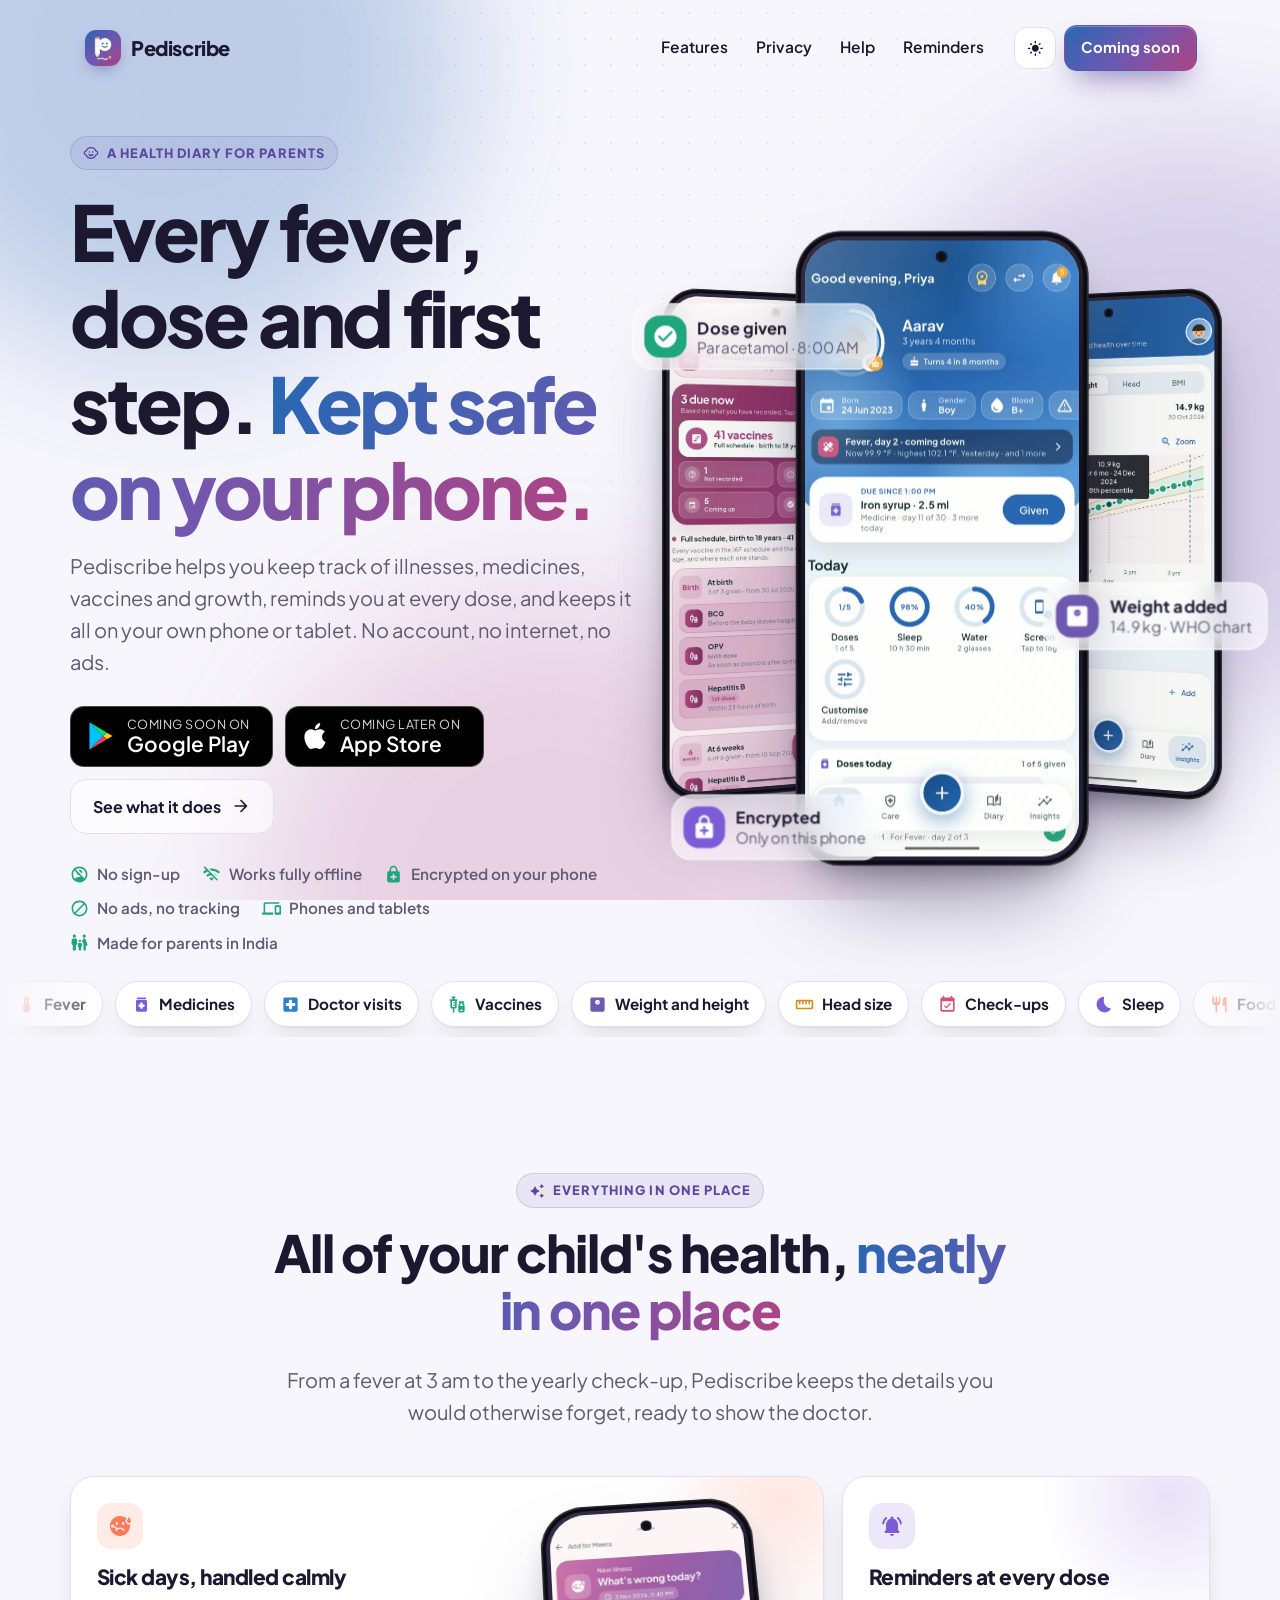
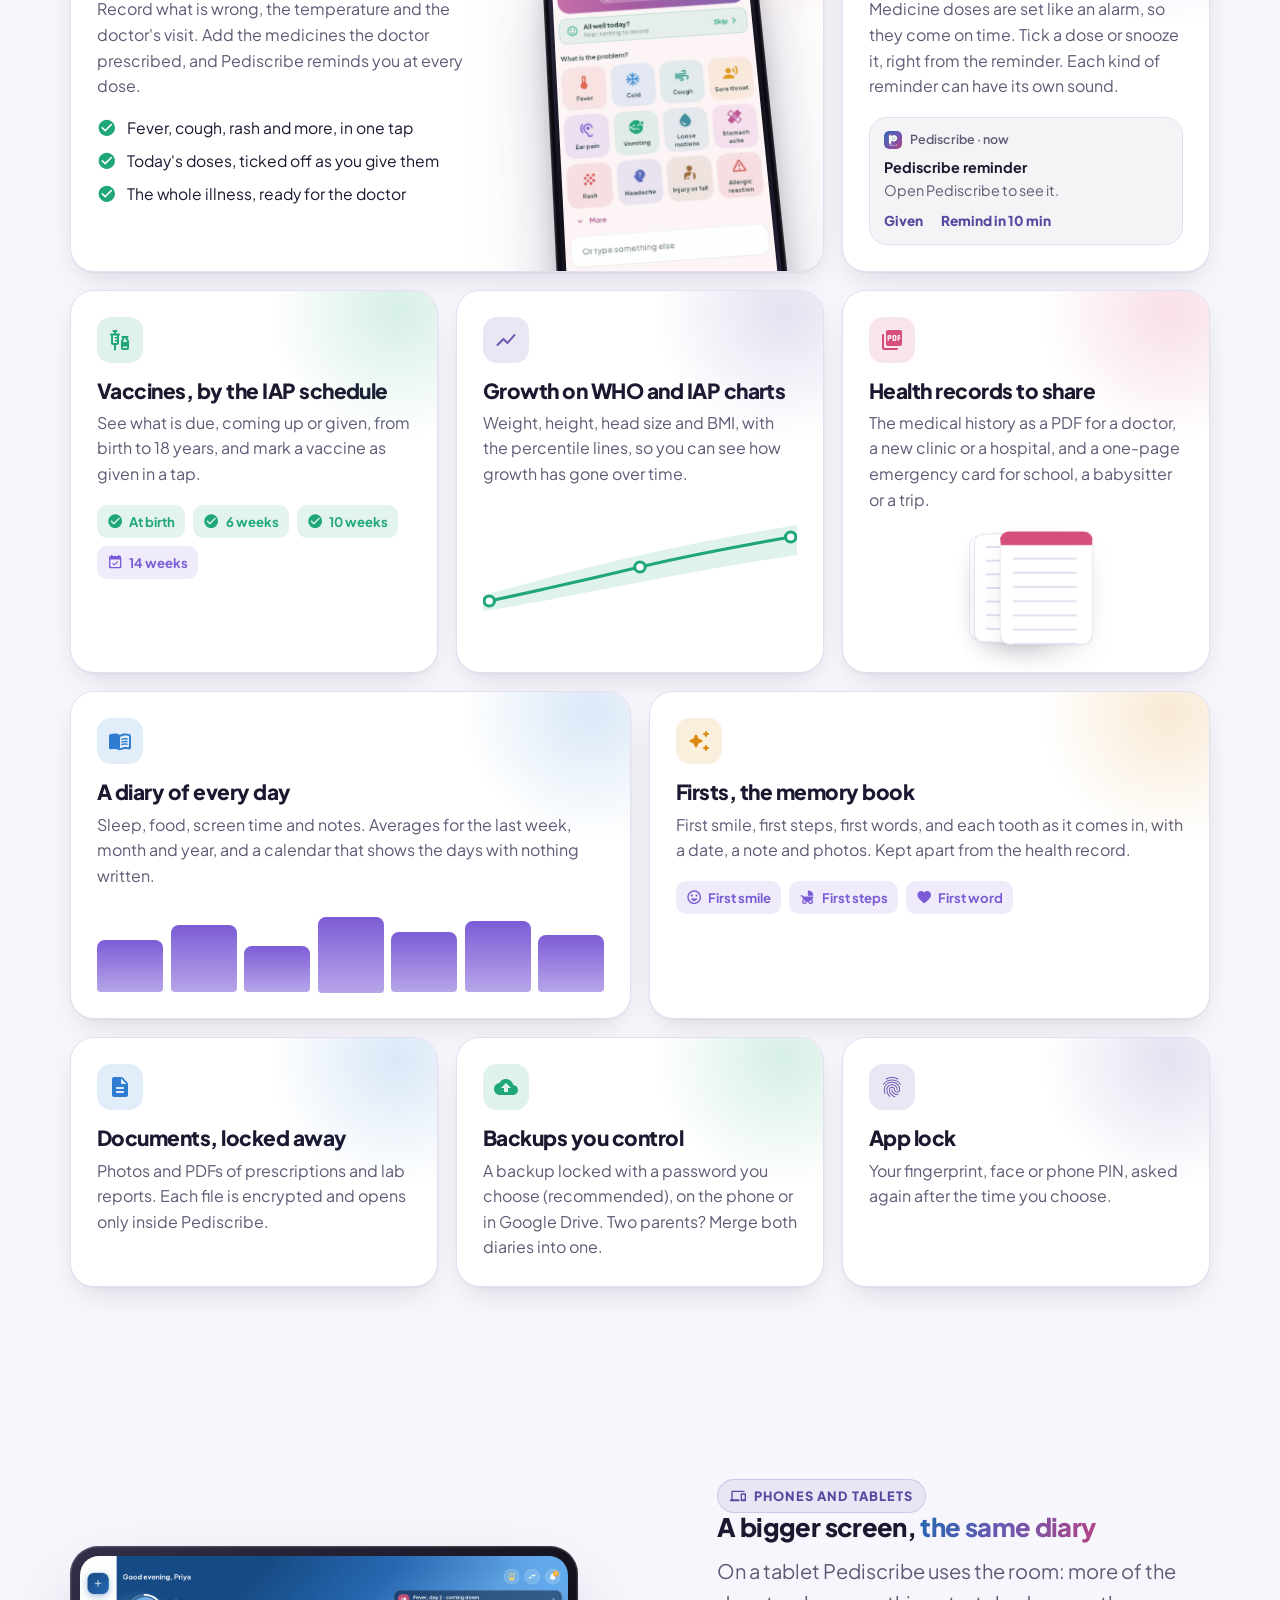
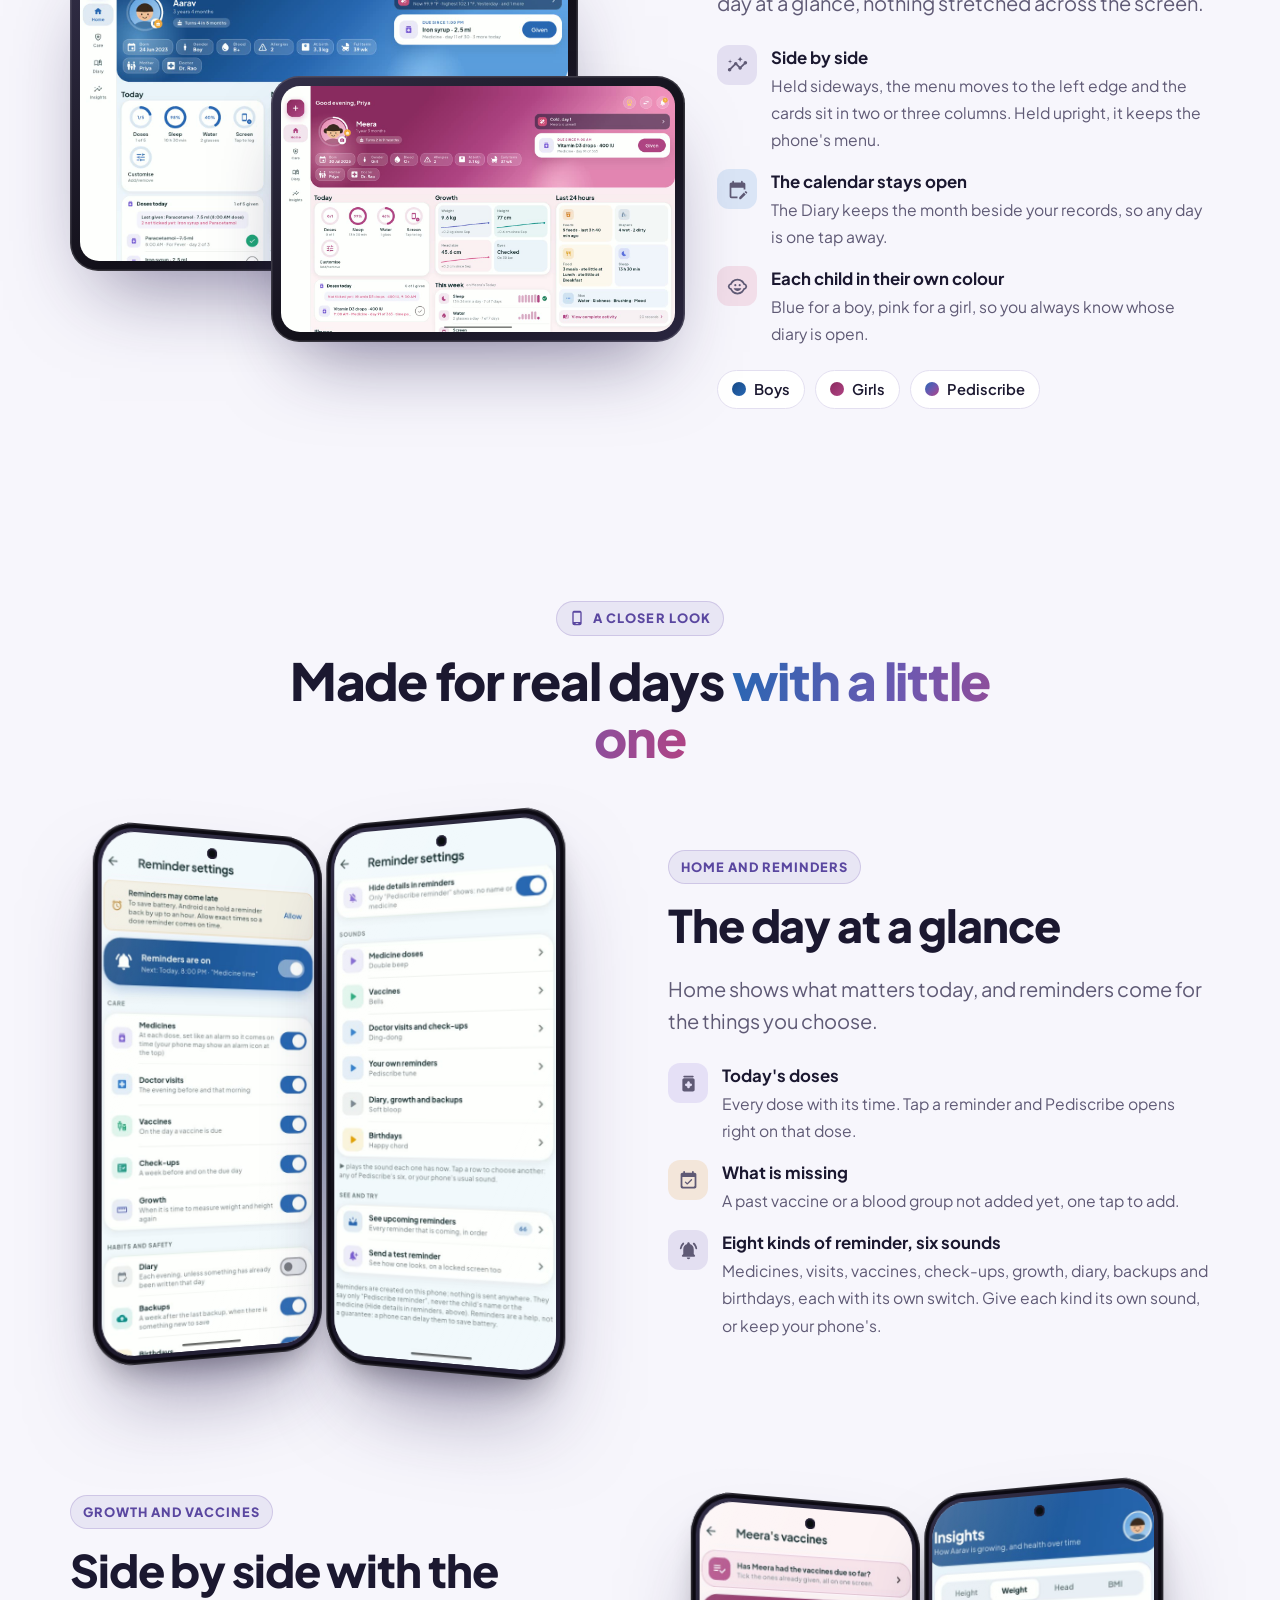
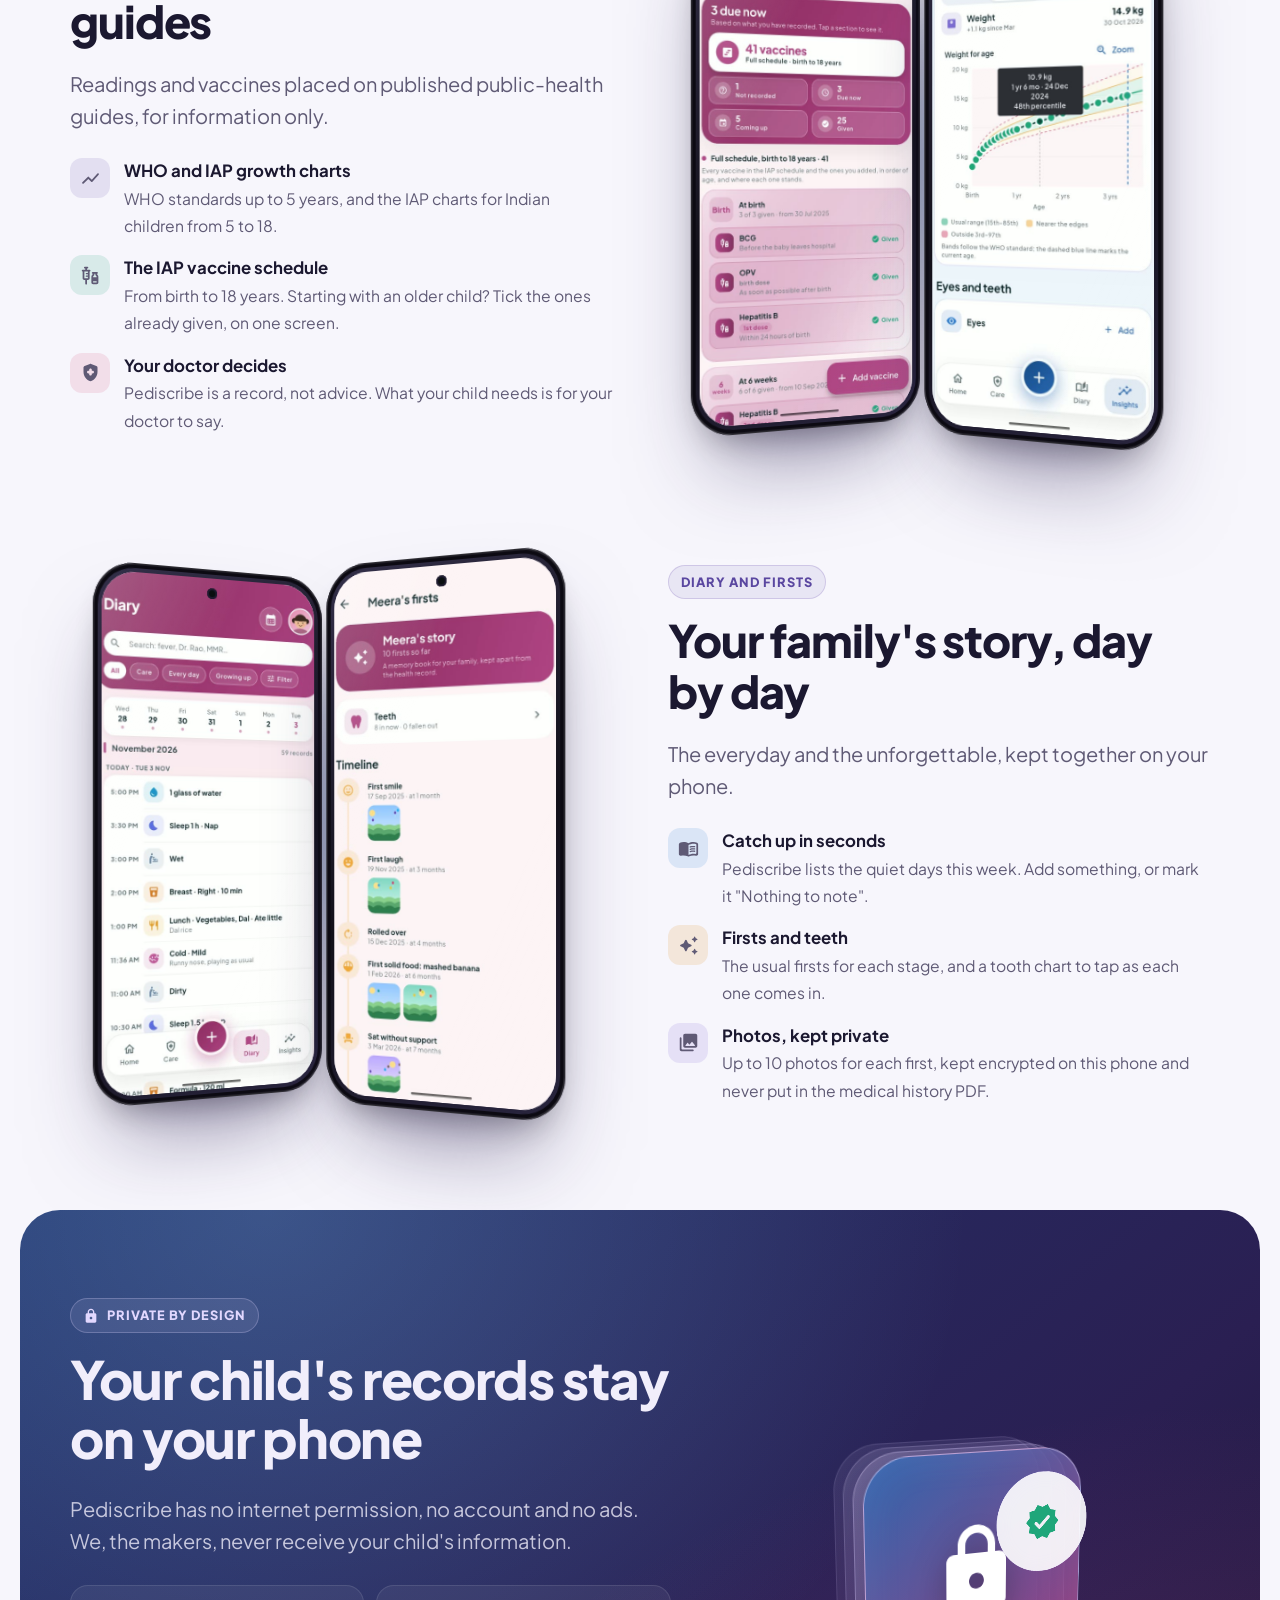
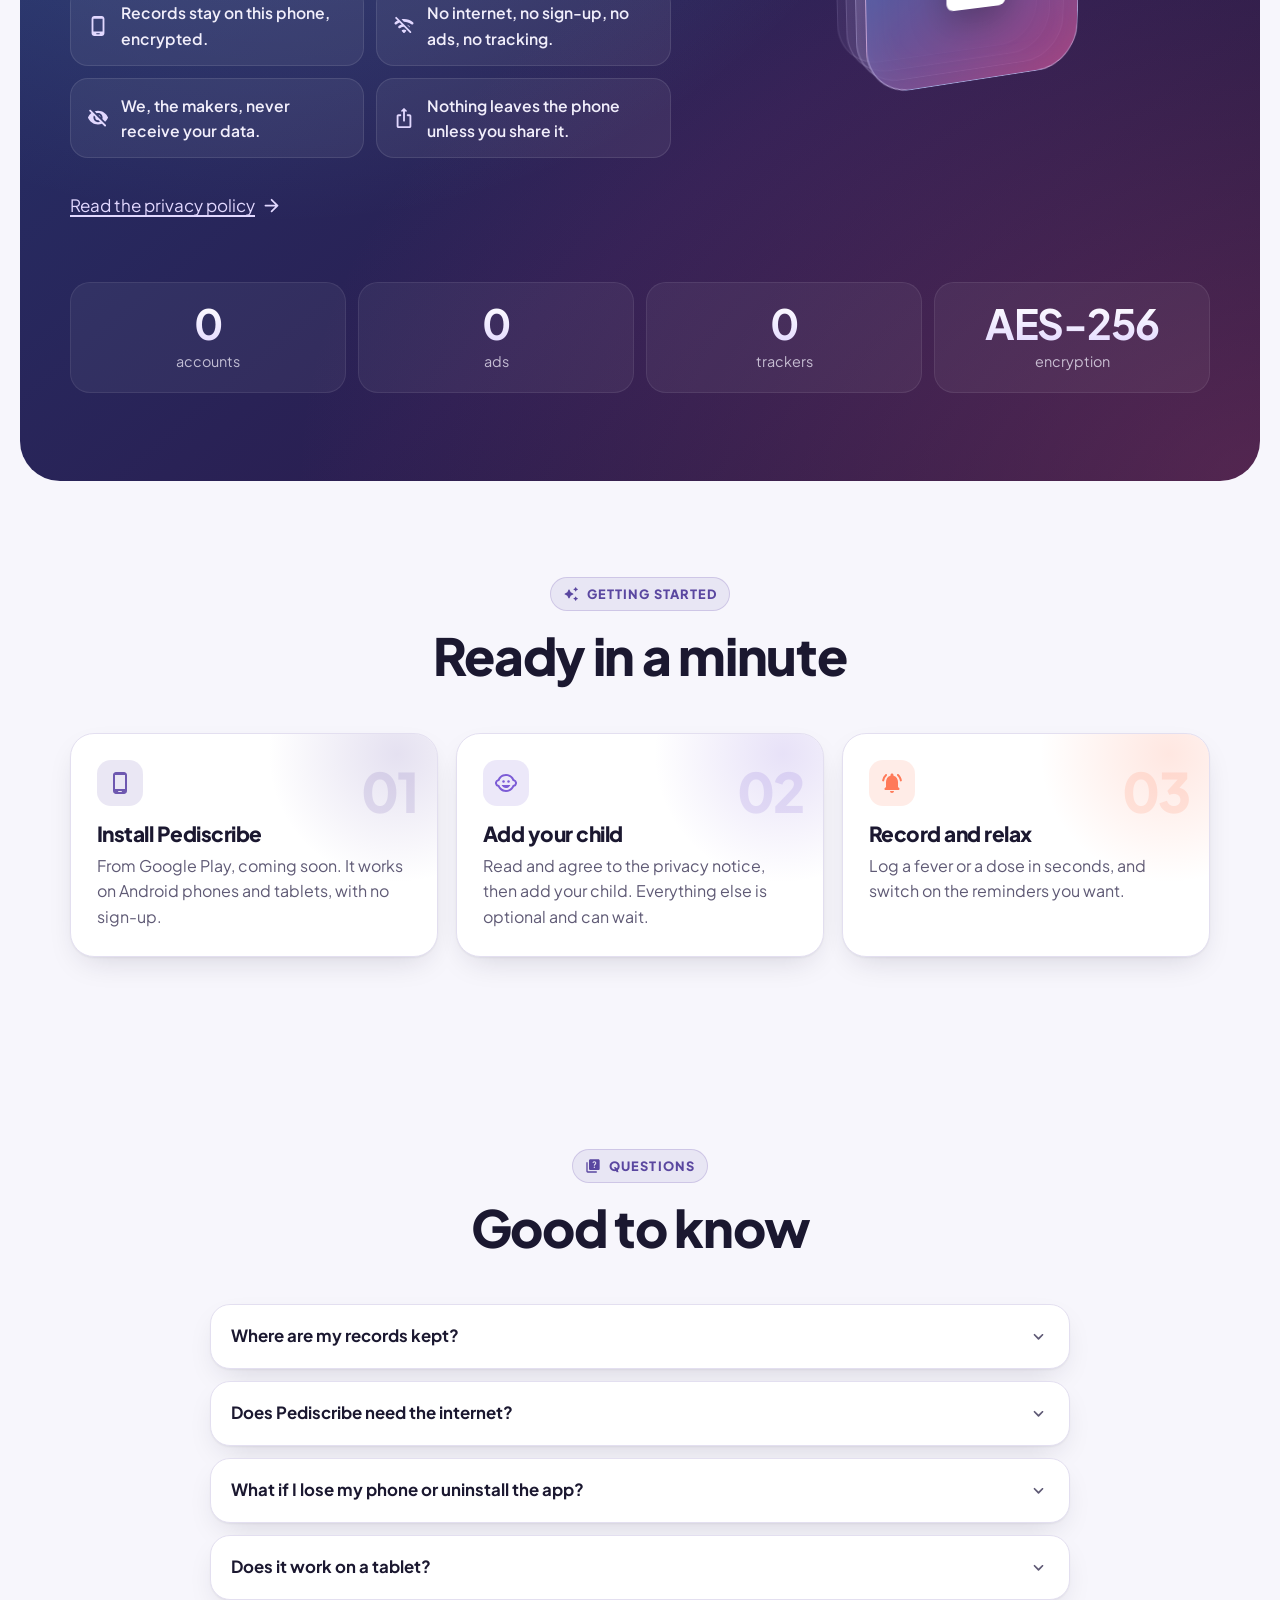
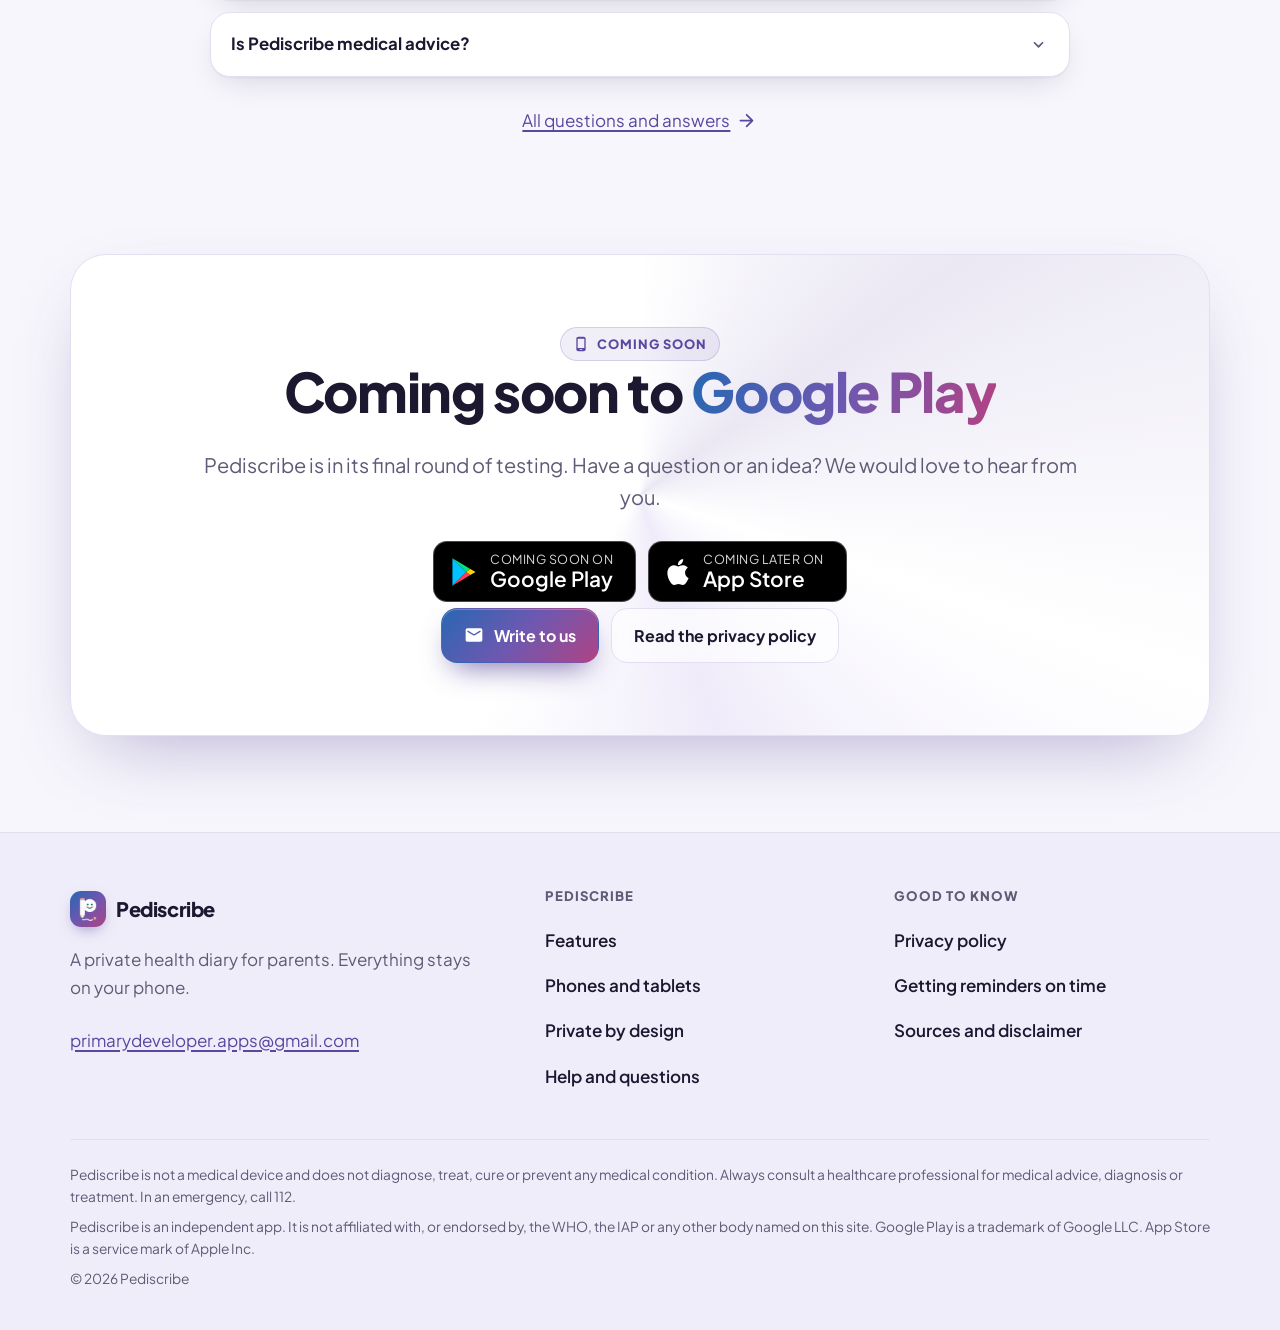
<file: index.html>
<!doctype html>
<html lang="en" class="no-js">
<head>
  <meta charset="utf-8">
  <meta name="viewport" content="width=device-width, initial-scale=1">
  <meta name="build" content="2026-11-03 PediscribeWebsite">
  <title>Pediscribe · A private health diary for parents</title>
  <meta name="description" content="Pediscribe helps parents keep track of illnesses, medicines, vaccines and growth, with reminders at every dose. Everything stays on your phone: no account, no internet, no ads.">
  <meta name="theme-color" content="#6e58b0">
  <meta property="og:title" content="Pediscribe · A private health diary for parents">
  <meta property="og:description" content="Illnesses, medicines, vaccines and growth, kept on your own phone. No account, no internet, no ads.">
  <meta property="og:site_name" content="Pediscribe">
  <meta property="og:image" content="https://pediscribe.vercel.app/assets/img/og.jpg">
  <meta property="og:image:width" content="1200">
  <meta property="og:image:height" content="630">
  <meta property="og:image:alt" content="Pediscribe: every fever, dose and first step, kept safe on your phone. No account, works offline, no ads.">
  <meta name="twitter:card" content="summary_large_image">
  <meta property="og:type" content="website">
  <link rel="icon" href="/assets/img/logo-32.png?v=3" sizes="32x32">
  <link rel="apple-touch-icon" href="/assets/img/logo-180.png?v=3">
  <link rel="preload" href="/assets/fonts/plus-jakarta-sans.woff2" as="font" type="font/woff2" crossorigin>
  <link rel="stylesheet" href="/assets/css/site.css?v=9">
  <script src="/assets/js/theme.js"></script>
  <script src="/assets/js/site.js?v=3" defer></script>
</head>
<body>
  <a class="skip" href="#main">Skip to content</a>
  <div class="ambient" aria-hidden="true"><i></i><i></i><i></i></div>

  <header class="nav">
    <div class="wrap">
      <div class="nav-inner">
        <a class="brand" href="/" aria-label="Pediscribe home"><img src="/assets/img/logo-192.png?v=3" alt="" width="36" height="36">Pediscribe</a>
        <nav class="nav-links" aria-label="Main">
          <a href="/#features">Features</a>
          <a href="/privacy">Privacy</a>
          <a href="/help">Help</a>
          <a href="/reminders">Reminders</a>
          <a class="menu-only" href="/#get">Coming soon</a>
        </nav>
        <div class="nav-tools">
          <button class="icon-btn theme-toggle" type="button" aria-label="Switch between light and dark">
            <svg class="icon icon-sun" aria-hidden="true"><use href="/assets/icons.svg#light_mode"/></svg>
            <svg class="icon icon-moon" aria-hidden="true"><use href="/assets/icons.svg#dark_mode"/></svg>
          </button>
          <a class="btn btn-primary btn-sm nav-cta" href="/#get">Coming soon</a>
          <button class="icon-btn menu-btn" type="button" aria-label="Menu" aria-expanded="false"><svg class="icon" aria-hidden="true"><use href="/assets/icons.svg#menu"/></svg></button>
        </div>
      </div>
    </div>
  </header>

  <main id="main">
    <!-- Hero -->
    <section class="hero">
      <div class="wrap hero-grid">
        <div>
          <span class="eyebrow reveal"><svg class="icon" aria-hidden="true"><use href="/assets/icons.svg#child_care"/></svg>A health diary for parents</span>
          <h1 class="reveal d1">Every fever, dose and first step. <span class="grad-text">Kept safe on your phone.</span></h1>
          <p class="lead reveal d2">Pediscribe helps you keep track of illnesses, medicines, vaccines and growth, reminds you at every dose, and keeps it all on your own phone or tablet. No account, no internet, no ads.</p>
          <div class="hero-actions reveal d3">
            <span class="store-badge" role="note"><svg class="play" viewBox="0 0 24 26" aria-hidden="true"><path fill="#00c3ff" d="M2 1 2 25 14 13Z"/><path fill="#00e676" d="M2 1 14 13 17.5 10.3Z"/><path fill="#ff3d57" d="M2 25 14 13 17.5 15.7Z"/><path fill="#ffd500" d="M17.5 10.3 14 13 17.5 15.7 22 13Z"/></svg><span><small>Coming soon on</small><b>Google Play</b></span></span>
<span class="store-badge" role="note"><svg class="apple" viewBox="0 0 24 24" aria-hidden="true"><path fill="#ffffff" d="M12.152 6.896c-.948 0-2.415-1.078-3.96-1.04-2.04.027-3.91 1.183-4.961 3.014-2.117 3.675-.546 9.103 1.519 12.09 1.013 1.454 2.208 3.09 3.792 3.039 1.52-.065 2.09-.987 3.935-.987 1.831 0 2.35.987 3.96.948 1.637-.026 2.676-1.48 3.676-2.948 1.156-1.688 1.636-3.325 1.662-3.415-.039-.013-3.182-1.221-3.22-4.857-.026-3.04 2.48-4.494 2.597-4.559-1.429-2.09-3.623-2.324-4.39-2.376-2-.156-3.675 1.09-4.61 1.09zM15.53 3.83c.843-1.012 1.4-2.427 1.245-3.83-1.207.052-2.662.805-3.532 1.818-.78.896-1.454 2.338-1.273 3.714 1.338.104 2.715-.688 3.559-1.701"/></svg><span><small>Coming later on</small><b>App Store</b></span></span>
            <a class="btn btn-ghost" href="#features">See what it does <svg class="icon" aria-hidden="true"><use href="/assets/icons.svg#arrow_forward"/></svg></a>
          </div>
          <ul class="trust reveal d3">
            <li><svg class="icon" aria-hidden="true"><use href="/assets/icons.svg#no_accounts"/></svg>No sign-up</li>
            <li><svg class="icon" aria-hidden="true"><use href="/assets/icons.svg#wifi_off"/></svg>Works fully offline</li>
            <li><svg class="icon" aria-hidden="true"><use href="/assets/icons.svg#enhanced_encryption"/></svg>Encrypted on your phone</li>
            <li><svg class="icon" aria-hidden="true"><use href="/assets/icons.svg#block"/></svg>No ads, no tracking</li>
            <li><svg class="icon" aria-hidden="true"><use href="/assets/icons.svg#devices"/></svg>Phones and tablets</li>
            <li><svg class="icon" aria-hidden="true"><use href="/assets/icons.svg#family_restroom"/></svg>Made for parents in India</li>
          </ul>
        </div>

        <div class="stage" aria-label="Pediscribe on a phone: Home, vaccines and growth">
          <div class="phones">
            <div class="phone p-left"><img src="/assets/img/vaccines.jpg?v=3" alt="Meera's vaccines: 25 given, with sections for not recorded, due now, coming up and given" width="540" height="1170"></div>
            <div class="phone p-right"><img src="/assets/img/growth.jpg?v=3" alt="Aarav's weight on the WHO chart: 14.9 kg" width="540" height="1170"></div>
            <div class="phone p-center"><img src="/assets/img/start.jpg?v=3" alt="Pediscribe Home for a sample child, Aarav, 3 years 4 months" width="540" height="1170"></div>
            <div class="floater f1"><span class="tile c-green"><svg class="icon" aria-hidden="true"><use href="/assets/icons.svg#check_circle"/></svg></span><div><b>Dose given</b><span>Paracetamol · 8:00 AM</span></div></div>
            <div class="floater f2"><span class="tile c-brand"><svg class="icon" aria-hidden="true"><use href="/assets/icons.svg#monitor_weight"/></svg></span><div><b>Weight added</b><span>14.9 kg · WHO chart</span></div></div>
            <div class="floater f3"><span class="tile c-violet"><svg class="icon" aria-hidden="true"><use href="/assets/icons.svg#enhanced_encryption"/></svg></span><div><b>Encrypted</b><span>Only on this phone</span></div></div>
          </div>
        </div>
      </div>

      <!-- What you can keep track of -->
      <div class="ribbon" aria-label="What you can keep track of">
        <div class="ribbon-track">
          <ul class="ribbon-set" role="list">
            <li class="chip c-coral"><svg class="icon" aria-hidden="true"><use href="/assets/icons.svg#thermostat"/></svg>Fever</li>
            <li class="chip c-violet"><svg class="icon" aria-hidden="true"><use href="/assets/icons.svg#medication"/></svg>Medicines</li>
            <li class="chip c-blue"><svg class="icon" aria-hidden="true"><use href="/assets/icons.svg#local_hospital"/></svg>Doctor visits</li>
            <li class="chip c-green"><svg class="icon" aria-hidden="true"><use href="/assets/icons.svg#vaccines"/></svg>Vaccines</li>
            <li class="chip c-brand"><svg class="icon" aria-hidden="true"><use href="/assets/icons.svg#monitor_weight"/></svg>Weight and height</li>
            <li class="chip c-gold"><svg class="icon" aria-hidden="true"><use href="/assets/icons.svg#straighten"/></svg>Head size</li>
            <li class="chip c-rose"><svg class="icon" aria-hidden="true"><use href="/assets/icons.svg#event_available"/></svg>Check-ups</li>
            <li class="chip c-violet"><svg class="icon" aria-hidden="true"><use href="/assets/icons.svg#bedtime"/></svg>Sleep</li>
            <li class="chip c-coral"><svg class="icon" aria-hidden="true"><use href="/assets/icons.svg#restaurant"/></svg>Food</li>
            <li class="chip c-blue"><svg class="icon" aria-hidden="true"><use href="/assets/icons.svg#devices"/></svg>Screen time</li>
            <li class="chip c-gold"><svg class="icon" aria-hidden="true"><use href="/assets/icons.svg#auto_awesome"/></svg>Firsts and teeth</li>
            <li class="chip c-brand"><svg class="icon" aria-hidden="true"><use href="/assets/icons.svg#description"/></svg>Documents</li>
            <li class="chip c-rose"><svg class="icon" aria-hidden="true"><use href="/assets/icons.svg#health_and_safety"/></svg>Allergies</li>
            <li class="chip c-green"><svg class="icon" aria-hidden="true"><use href="/assets/icons.svg#cake"/></svg>Birthdays</li>
          </ul>
          <ul class="ribbon-set" aria-hidden="true">
            <li class="chip c-coral"><svg class="icon"><use href="/assets/icons.svg#thermostat"/></svg>Fever</li>
            <li class="chip c-violet"><svg class="icon"><use href="/assets/icons.svg#medication"/></svg>Medicines</li>
            <li class="chip c-blue"><svg class="icon"><use href="/assets/icons.svg#local_hospital"/></svg>Doctor visits</li>
            <li class="chip c-green"><svg class="icon"><use href="/assets/icons.svg#vaccines"/></svg>Vaccines</li>
            <li class="chip c-brand"><svg class="icon"><use href="/assets/icons.svg#monitor_weight"/></svg>Weight and height</li>
            <li class="chip c-gold"><svg class="icon"><use href="/assets/icons.svg#straighten"/></svg>Head size</li>
            <li class="chip c-rose"><svg class="icon"><use href="/assets/icons.svg#event_available"/></svg>Check-ups</li>
            <li class="chip c-violet"><svg class="icon"><use href="/assets/icons.svg#bedtime"/></svg>Sleep</li>
            <li class="chip c-coral"><svg class="icon"><use href="/assets/icons.svg#restaurant"/></svg>Food</li>
            <li class="chip c-blue"><svg class="icon"><use href="/assets/icons.svg#devices"/></svg>Screen time</li>
            <li class="chip c-gold"><svg class="icon"><use href="/assets/icons.svg#auto_awesome"/></svg>Firsts and teeth</li>
            <li class="chip c-brand"><svg class="icon"><use href="/assets/icons.svg#description"/></svg>Documents</li>
            <li class="chip c-rose"><svg class="icon"><use href="/assets/icons.svg#health_and_safety"/></svg>Allergies</li>
            <li class="chip c-green"><svg class="icon"><use href="/assets/icons.svg#cake"/></svg>Birthdays</li>
          </ul>
        </div>
      </div>
    </section>

    <!-- Features -->
    <section class="section" id="features">
      <div class="wrap">
        <div class="section-head reveal">
          <span class="eyebrow"><svg class="icon" aria-hidden="true"><use href="/assets/icons.svg#auto_awesome"/></svg>Everything in one place</span>
          <h2>All of your child's health, <span class="grad-text">neatly in one place</span></h2>
          <p class="lead">From a fever at 3 am to the yearly check-up, Pediscribe keeps the details you would otherwise forget, ready to show the doctor.</p>
        </div>

        <div class="bento">
          <article class="card span-4 card-split c-coral reveal" data-tilt>
            <div class="text">
              <span class="tile"><svg class="icon" aria-hidden="true"><use href="/assets/icons.svg#sick"/></svg></span>
              <h3>Sick days, handled calmly</h3>
              <p>Record what is wrong, the temperature and the doctor's visit. Add the medicines the doctor prescribed, and Pediscribe reminds you at every dose.</p>
              <ul class="ticks">
                <li><svg class="icon" aria-hidden="true"><use href="/assets/icons.svg#check_circle"/></svg>Fever, cough, rash and more, in one tap</li>
                <li><svg class="icon" aria-hidden="true"><use href="/assets/icons.svg#check_circle"/></svg>Today's doses, ticked off as you give them</li>
                <li><svg class="icon" aria-hidden="true"><use href="/assets/icons.svg#check_circle"/></svg>The whole illness, ready for the doctor</li>
              </ul>
            </div>
            <div class="peek"><div class="phone"><img src="/assets/img/unwell.jpg?v=3" alt="Recording a new illness: fever, cold, cough and more" width="540" height="1170" loading="lazy"></div></div>
          </article>

          <article class="card span-2 c-violet reveal d1" data-tilt>
            <span class="tile"><svg class="icon" aria-hidden="true"><use href="/assets/icons.svg#notifications_active"/></svg></span>
            <h3>Reminders at every dose</h3>
            <p>Medicine doses are set like an alarm, so they come on time. Tick a dose or snooze it, right from the reminder. Each kind of reminder can have its own sound.</p>
            <div class="notif" aria-label="A Pediscribe reminder as the phone shows it">
              <div class="notif-top"><img src="/assets/img/logo-32.png?v=3" alt="" width="18" height="18">Pediscribe · now</div>
              <b>Pediscribe reminder</b>
              <span class="muted">Open Pediscribe to see it.</span>
              <div class="acts"><span>Given</span><span>Remind in 10 min</span></div>
            </div>
          </article>

          <article class="card span-2 c-green reveal" data-tilt>
            <span class="tile"><svg class="icon" aria-hidden="true"><use href="/assets/icons.svg#vaccines"/></svg></span>
            <h3>Vaccines, by the IAP schedule</h3>
            <p>See what is due, coming up or given, from birth to 18 years, and mark a vaccine as given in a tap.</p>
            <div class="doses" aria-hidden="true">
              <span><svg class="icon"><use href="/assets/icons.svg#check_circle"/></svg>At birth</span>
              <span><svg class="icon"><use href="/assets/icons.svg#check_circle"/></svg>6 weeks</span>
              <span><svg class="icon"><use href="/assets/icons.svg#check_circle"/></svg>10 weeks</span>
              <span class="next"><svg class="icon"><use href="/assets/icons.svg#event_available"/></svg>14 weeks</span>
            </div>
          </article>

          <article class="card span-2 c-brand reveal d1" data-tilt>
            <span class="tile"><svg class="icon" aria-hidden="true"><use href="/assets/icons.svg#show_chart"/></svg></span>
            <h3>Growth on WHO and IAP charts</h3>
            <p>Weight, height, head size and BMI, with the percentile lines, so you can see how growth has gone over time.</p>
            <svg class="mini-chart" viewBox="0 0 300 110" preserveAspectRatio="none" aria-hidden="true">
              <path class="band" d="M0 92 C 80 70, 160 46, 300 22 L 300 52 C 160 74, 80 96, 0 108 Z"/>
              <path class="line" d="M6 98 C 60 86, 110 74, 150 64 S 240 44, 294 34"/>
              <circle class="dot" cx="6" cy="98" r="5"/><circle class="dot" cx="150" cy="64" r="5"/><circle class="dot" cx="294" cy="34" r="5"/>
            </svg>
          </article>

          <article class="card span-2 c-rose reveal d2" data-tilt>
            <span class="tile"><svg class="icon" aria-hidden="true"><use href="/assets/icons.svg#picture_as_pdf"/></svg></span>
            <h3>Health records to share</h3>
            <p>The medical history as a PDF for a doctor, a new clinic or a hospital, and a one-page emergency card for school, a babysitter or a trip.</p>
            <div class="stack3d" aria-hidden="true"><i></i><i></i><i></i></div>
          </article>

          <article class="card span-3 c-blue reveal" data-tilt>
            <span class="tile"><svg class="icon" aria-hidden="true"><use href="/assets/icons.svg#menu_book"/></svg></span>
            <h3>A diary of every day</h3>
            <p>Sleep, food, screen time and notes. Averages for the last week, month and year, and a calendar that shows the days with nothing written.</p>
            <div class="mini-bars" aria-hidden="true"><i></i><i></i><i></i><i></i><i></i><i></i><i></i></div>
          </article>

          <article class="card span-3 c-gold reveal d1" data-tilt>
            <span class="tile"><svg class="icon" aria-hidden="true"><use href="/assets/icons.svg#auto_awesome"/></svg></span>
            <h3>Firsts, the memory book</h3>
            <p>First smile, first steps, first words, and each tooth as it comes in, with a date, a note and photos. Kept apart from the health record.</p>
            <div class="doses" aria-hidden="true">
              <span class="next"><svg class="icon"><use href="/assets/icons.svg#mood"/></svg>First smile</span>
              <span class="next"><svg class="icon"><use href="/assets/icons.svg#child_friendly"/></svg>First steps</span>
              <span class="next"><svg class="icon"><use href="/assets/icons.svg#favorite"/></svg>First word</span>
            </div>
          </article>

          <article class="card span-2 c-blue reveal" data-tilt>
            <span class="tile"><svg class="icon" aria-hidden="true"><use href="/assets/icons.svg#description"/></svg></span>
            <h3>Documents, locked away</h3>
            <p>Photos and PDFs of prescriptions and lab reports. Each file is encrypted and opens only inside Pediscribe.</p>
          </article>

          <article class="card span-2 c-green reveal d1" data-tilt>
            <span class="tile"><svg class="icon" aria-hidden="true"><use href="/assets/icons.svg#cloud_upload"/></svg></span>
            <h3>Backups you control</h3>
            <p>A backup locked with a password you choose (recommended), on the phone or in Google Drive. Two parents? Merge both diaries into one.</p>
          </article>

          <article class="card span-2 c-brand reveal d2" data-tilt>
            <span class="tile"><svg class="icon" aria-hidden="true"><use href="/assets/icons.svg#fingerprint"/></svg></span>
            <h3>App lock</h3>
            <p>Your fingerprint, face or phone PIN, asked again after the time you choose.</p>
          </article>
        </div>
      </div>
    </section>

    <!-- Phones and tablets -->
    <section class="section" id="tablets">
      <div class="wrap tablets">
        <div class="tablet-stage reveal" aria-label="Pediscribe on a tablet: Aarav's Home in blue, Meera's in pink">
          <div class="tablet a"><img src="/assets/img/tablet-aarav.jpg?v=3" alt="Aarav's Home on a tablet held sideways: the menu down the left edge, the day in three columns, in blue" width="1280" height="800" loading="lazy"></div>
          <div class="tablet b"><img src="/assets/img/tablet-meera.jpg?v=3" alt="Meera's Home on a tablet, in pink" width="1280" height="800" loading="lazy"></div>
        </div>
        <div class="reveal">
          <span class="eyebrow"><svg class="icon" aria-hidden="true"><use href="/assets/icons.svg#devices"/></svg>Phones and tablets</span>
          <h2>A bigger screen, <span class="grad-text">the same diary</span></h2>
          <p class="lead">On a tablet Pediscribe uses the room: more of the day at a glance, nothing stretched across the screen.</p>
          <ul class="points">
            <li><span class="tile c-brand"><svg class="icon" aria-hidden="true"><use href="/assets/icons.svg#insights"/></svg></span><div><b>Side by side</b><span>Held sideways, the menu moves to the left edge and the cards sit in two or three columns. Held upright, it keeps the phone's menu.</span></div></li>
            <li><span class="tile c-blue"><svg class="icon" aria-hidden="true"><use href="/assets/icons.svg#edit_calendar"/></svg></span><div><b>The calendar stays open</b><span>The Diary keeps the month beside your records, so any day is one tap away.</span></div></li>
            <li><span class="tile c-rose"><svg class="icon" aria-hidden="true"><use href="/assets/icons.svg#child_care"/></svg></span><div><b>Each child in their own colour</b><span>Blue for a boy, pink for a girl, so you always know whose diary is open.</span></div></li>
          </ul>
          <div class="chips" aria-label="The colours"><span class="swatch"><i style="background: linear-gradient(135deg, #174a86, #2867b3)"></i>Boys</span><span class="swatch"><i style="background: linear-gradient(135deg, #8a2a5e, #b04384)"></i>Girls</span><span class="swatch"><i style="background: linear-gradient(135deg, #2867b3, #6e58b0, #b04384)"></i>Pediscribe</span></div>
        </div>
      </div>
    </section>

    <!-- A closer look -->
    <section class="section" id="tour">
      <div class="wrap">
        <div class="section-head reveal">
          <span class="eyebrow"><svg class="icon" aria-hidden="true"><use href="/assets/icons.svg#phone_android"/></svg>A closer look</span>
          <h2>Made for real days <span class="grad-text">with a little one</span></h2>
        </div>

        <div class="spot">
          <div class="spot-media" aria-hidden="true">
            <div class="glow"></div>
            <div class="phone a"><img src="/assets/img/reminders.jpg?v=3" alt="" width="540" height="1170" loading="lazy"></div>
            <div class="phone b"><img src="/assets/img/sounds.jpg?v=3" alt="" width="540" height="1170" loading="lazy"></div>
          </div>
          <div class="reveal">
            <span class="eyebrow">Home and reminders</span>
            <h2>The day at a glance</h2>
            <p class="lead">Home shows what matters today, and reminders come for the things you choose.</p>
            <ul class="points">
              <li><span class="tile c-violet"><svg class="icon" aria-hidden="true"><use href="/assets/icons.svg#medication"/></svg></span><div><b>Today's doses</b><span>Every dose with its time. Tap a reminder and Pediscribe opens right on that dose.</span></div></li>
              <li><span class="tile c-gold"><svg class="icon" aria-hidden="true"><use href="/assets/icons.svg#event_available"/></svg></span><div><b>What is missing</b><span>A past vaccine or a blood group not added yet, one tap to add.</span></div></li>
              <li><span class="tile c-brand"><svg class="icon" aria-hidden="true"><use href="/assets/icons.svg#notifications_active"/></svg></span><div><b>Eight kinds of reminder, six sounds</b><span>Medicines, visits, vaccines, check-ups, growth, diary, backups and birthdays, each with its own switch. Give each kind its own sound, or keep your phone's.</span></div></li>
            </ul>
          </div>
        </div>

        <div class="spot flip">
          <div class="spot-media" aria-hidden="true">
            <div class="glow"></div>
            <div class="phone a"><img src="/assets/img/vaccines.jpg?v=3" alt="" width="540" height="1170" loading="lazy"></div>
            <div class="phone b"><img src="/assets/img/growth.jpg?v=3" alt="" width="540" height="1170" loading="lazy"></div>
          </div>
          <div class="reveal">
            <span class="eyebrow">Growth and vaccines</span>
            <h2>Side by side with the guides</h2>
            <p class="lead">Readings and vaccines placed on published public-health guides, for information only.</p>
            <ul class="points">
              <li><span class="tile c-brand"><svg class="icon" aria-hidden="true"><use href="/assets/icons.svg#show_chart"/></svg></span><div><b>WHO and IAP growth charts</b><span>WHO standards up to 5 years, and the IAP charts for Indian children from 5 to 18.</span></div></li>
              <li><span class="tile c-green"><svg class="icon" aria-hidden="true"><use href="/assets/icons.svg#vaccines"/></svg></span><div><b>The IAP vaccine schedule</b><span>From birth to 18 years. Starting with an older child? Tick the ones already given, on one screen.</span></div></li>
              <li><span class="tile c-rose"><svg class="icon" aria-hidden="true"><use href="/assets/icons.svg#health_and_safety"/></svg></span><div><b>Your doctor decides</b><span>Pediscribe is a record, not advice. What your child needs is for your doctor to say.</span></div></li>
            </ul>
          </div>
        </div>

        <div class="spot">
          <div class="spot-media" aria-hidden="true">
            <div class="glow"></div>
            <div class="phone a"><img src="/assets/img/diary.jpg?v=3" alt="" width="540" height="1170" loading="lazy"></div>
            <div class="phone b"><img src="/assets/img/firsts.jpg?v=3" alt="" width="540" height="1170" loading="lazy"></div>
          </div>
          <div class="reveal">
            <span class="eyebrow">Diary and firsts</span>
            <h2>Your family's story, day by day</h2>
            <p class="lead">The everyday and the unforgettable, kept together on your phone.</p>
            <ul class="points">
              <li><span class="tile c-blue"><svg class="icon" aria-hidden="true"><use href="/assets/icons.svg#menu_book"/></svg></span><div><b>Catch up in seconds</b><span>Pediscribe lists the quiet days this week. Add something, or mark it "Nothing to note".</span></div></li>
              <li><span class="tile c-gold"><svg class="icon" aria-hidden="true"><use href="/assets/icons.svg#auto_awesome"/></svg></span><div><b>Firsts and teeth</b><span>The usual firsts for each stage, and a tooth chart to tap as each one comes in.</span></div></li>
              <li><span class="tile c-violet"><svg class="icon" aria-hidden="true"><use href="/assets/icons.svg#photo_library"/></svg></span><div><b>Photos, kept private</b><span>Up to 10 photos for each first, kept encrypted on this phone and never put in the medical history PDF.</span></div></li>
            </ul>
          </div>
        </div>
      </div>
    </section>

    <!-- Privacy -->
    <section class="band" id="privacy">
      <div class="wrap">
        <div class="band-grid">
          <div class="reveal">
            <span class="eyebrow"><svg class="icon" aria-hidden="true"><use href="/assets/icons.svg#lock"/></svg>Private by design</span>
            <h2>Your child's records stay on your phone</h2>
            <p class="lead">Pediscribe has no internet permission, no account and no ads. We, the makers, never receive your child's information.</p>
            <ul class="shorts">
              <li><svg class="icon" aria-hidden="true"><use href="/assets/icons.svg#phone_android"/></svg>Records stay on this phone, encrypted.</li>
              <li><svg class="icon" aria-hidden="true"><use href="/assets/icons.svg#wifi_off"/></svg>No internet, no sign-up, no ads, no tracking.</li>
              <li><svg class="icon" aria-hidden="true"><use href="/assets/icons.svg#visibility_off"/></svg>We, the makers, never receive your data.</li>
              <li><svg class="icon" aria-hidden="true"><use href="/assets/icons.svg#ios_share"/></svg>Nothing leaves the phone unless you share it.</li>
            </ul>
            <a href="/privacy">Read the privacy policy <svg class="icon" aria-hidden="true"><use href="/assets/icons.svg#arrow_forward"/></svg></a>
          </div>
          <div class="vault" aria-hidden="true">
            <div class="vault-body">
              <i></i><i></i><i></i>
              <i><svg class="icon"><use href="/assets/icons.svg#lock"/></svg></i>
              <i><svg class="icon"><use href="/assets/icons.svg#verified"/></svg></i>
            </div>
          </div>
        </div>
        <div class="zeros reveal">
          <div><b>0</b><span>accounts</span></div>
          <div><b>0</b><span>ads</span></div>
          <div><b>0</b><span>trackers</span></div>
          <div><b>AES-256</b><span>encryption</span></div>
        </div>
      </div>
    </section>

    <!-- Getting started -->
    <section class="section" id="start">
      <div class="wrap">
        <div class="section-head reveal">
          <span class="eyebrow"><svg class="icon" aria-hidden="true"><use href="/assets/icons.svg#auto_awesome"/></svg>Getting started</span>
          <h2>Ready in a minute</h2>
        </div>
        <div class="steps">
          <article class="card step c-brand reveal" data-tilt>
            <span class="tile"><svg class="icon" aria-hidden="true"><use href="/assets/icons.svg#phone_android"/></svg></span>
            <h3>Install Pediscribe</h3>
            <p>From Google Play, coming soon. It works on Android phones and tablets, with no sign-up.</p>
          </article>
          <article class="card step c-violet reveal d1" data-tilt>
            <span class="tile"><svg class="icon" aria-hidden="true"><use href="/assets/icons.svg#child_care"/></svg></span>
            <h3>Add your child</h3>
            <p>Read and agree to the privacy notice, then add your child. Everything else is optional and can wait.</p>
          </article>
          <article class="card step c-coral reveal d2" data-tilt>
            <span class="tile"><svg class="icon" aria-hidden="true"><use href="/assets/icons.svg#notifications_active"/></svg></span>
            <h3>Record and relax</h3>
            <p>Log a fever or a dose in seconds, and switch on the reminders you want.</p>
          </article>
        </div>
      </div>
    </section>

    <!-- A few questions -->
    <section class="section" id="faq">
      <div class="wrap">
        <div class="section-head reveal">
          <span class="eyebrow"><svg class="icon" aria-hidden="true"><use href="/assets/icons.svg#quiz"/></svg>Questions</span>
          <h2>Good to know</h2>
        </div>
        <div class="faq">
          <details class="reveal">
            <summary>Where are my records kept?<svg class="icon" aria-hidden="true"><use href="/assets/icons.svg#expand_more"/></svg></summary>
            <div class="answer"><p>Only on this phone, encrypted. Pediscribe has no account, no access to the internet and no ads, so we never see your records.</p></div>
          </details>
          <details class="reveal">
            <summary>Does Pediscribe need the internet?<svg class="icon" aria-hidden="true"><use href="/assets/icons.svg#expand_more"/></svg></summary>
            <div class="answer"><p>No, it works fully offline. Only what you choose to do, like saving a backup to Google Drive or sending us an email, goes through other apps on your phone.</p></div>
          </details>
          <details class="reveal">
            <summary>What if I lose my phone or uninstall the app?<svg class="icon" aria-hidden="true"><use href="/assets/icons.svg#expand_more"/></svg></summary>
            <div class="answer"><p>Without a backup, the records cannot be recovered by anyone. Make a backup regularly in Profile → Backup and restore, and keep a copy off the phone, for example in Google Drive.</p></div>
          </details>
          <details class="reveal">
            <summary>Does it work on a tablet?<svg class="icon" aria-hidden="true"><use href="/assets/icons.svg#expand_more"/></svg></summary>
            <div class="answer"><p>Yes. On an Android tablet held sideways, the menu moves to the side and the cards sit side by side; held upright, it keeps the phone's menu. Your records stay on the device you use.</p></div>
          </details>
          <details class="reveal">
            <summary>Is Pediscribe medical advice?<svg class="icon" aria-hidden="true"><use href="/assets/icons.svg#expand_more"/></svg></summary>
            <div class="answer"><p>No. Pediscribe is for your own records and reference. For any concern about your child, talk to your doctor. In an emergency, call 112.</p></div>
          </details>
          <p class="reveal more-link"><a href="/help">All questions and answers <svg class="icon" aria-hidden="true"><use href="/assets/icons.svg#arrow_forward"/></svg></a></p>
        </div>
      </div>
    </section>

    <!-- Where to get it: the store badge (Google Play links here once Pediscribe is live) -->
    <section class="wrap" id="get">
      <div class="cta reveal">
        <span class="eyebrow"><svg class="icon" aria-hidden="true"><use href="/assets/icons.svg#phone_android"/></svg>Coming soon</span>
        <h2>Coming soon to <span class="grad-text">Google Play</span></h2>
        <p class="lead">Pediscribe is in its final round of testing. Have a question or an idea? We would love to hear from you.</p>
        <div class="stores" aria-label="Where to get Pediscribe">
          <span class="store-badge" role="note"><svg class="play" viewBox="0 0 24 26" aria-hidden="true"><path fill="#00c3ff" d="M2 1 2 25 14 13Z"/><path fill="#00e676" d="M2 1 14 13 17.5 10.3Z"/><path fill="#ff3d57" d="M2 25 14 13 17.5 15.7Z"/><path fill="#ffd500" d="M17.5 10.3 14 13 17.5 15.7 22 13Z"/></svg><span><small>Coming soon on</small><b>Google Play</b></span></span>
<span class="store-badge" role="note"><svg class="apple" viewBox="0 0 24 24" aria-hidden="true"><path fill="#ffffff" d="M12.152 6.896c-.948 0-2.415-1.078-3.96-1.04-2.04.027-3.91 1.183-4.961 3.014-2.117 3.675-.546 9.103 1.519 12.09 1.013 1.454 2.208 3.09 3.792 3.039 1.52-.065 2.09-.987 3.935-.987 1.831 0 2.35.987 3.96.948 1.637-.026 2.676-1.48 3.676-2.948 1.156-1.688 1.636-3.325 1.662-3.415-.039-.013-3.182-1.221-3.22-4.857-.026-3.04 2.48-4.494 2.597-4.559-1.429-2.09-3.623-2.324-4.39-2.376-2-.156-3.675 1.09-4.61 1.09zM15.53 3.83c.843-1.012 1.4-2.427 1.245-3.83-1.207.052-2.662.805-3.532 1.818-.78.896-1.454 2.338-1.273 3.714 1.338.104 2.715-.688 3.559-1.701"/></svg><span><small>Coming later on</small><b>App Store</b></span></span>
        </div>
        <div class="hero-actions center">
          <a class="btn btn-primary" href="mailto:primarydeveloper.apps@gmail.com?subject=Question%20about%20Pediscribe"><svg class="icon" aria-hidden="true"><use href="/assets/icons.svg#mail"/></svg>Write to us</a>
          <a class="btn btn-ghost" href="/privacy">Read the privacy policy</a>
        </div>
      </div>
    </section>
  </main>

  <footer class="footer">
    <div class="wrap">
      <div class="footer-grid">
        <div>
          <a class="brand" href="/"><img src="/assets/img/logo-192.png?v=3" alt="" width="36" height="36">Pediscribe</a>
          <p class="muted tagline">A private health diary for parents. Everything stays on your phone.</p>
          <a href="mailto:primarydeveloper.apps@gmail.com">primarydeveloper.apps@gmail.com</a>
        </div>
        <div>
          <h4>Pediscribe</h4>
          <ul>
            <li><a href="/#features">Features</a></li>
            <li><a href="/#tablets">Phones and tablets</a></li>
            <li><a href="/#privacy">Private by design</a></li>
            <li><a href="/help">Help and questions</a></li>
          </ul>
        </div>
        <div>
          <h4>Good to know</h4>
          <ul>
            <li><a href="/privacy">Privacy policy</a></li>
            <li><a href="/reminders">Getting reminders on time</a></li>
            <li><a href="/sources">Sources and disclaimer</a></li>
          </ul>
        </div>
      </div>
      <div class="fine">
        <p>Pediscribe is not a medical device and does not diagnose, treat, cure or prevent any medical condition. Always consult a healthcare professional for medical advice, diagnosis or treatment. In an emergency, call 112.</p>
        <p>Pediscribe is an independent app. It is not affiliated with, or endorsed by, the WHO, the IAP or any other body named on this site. Google Play is a trademark of Google LLC. App Store is a service mark of Apple Inc.</p>
        <p>© 2026 Pediscribe</p>
      </div>
    </div>
  </footer>
</body>
</html>
</file>
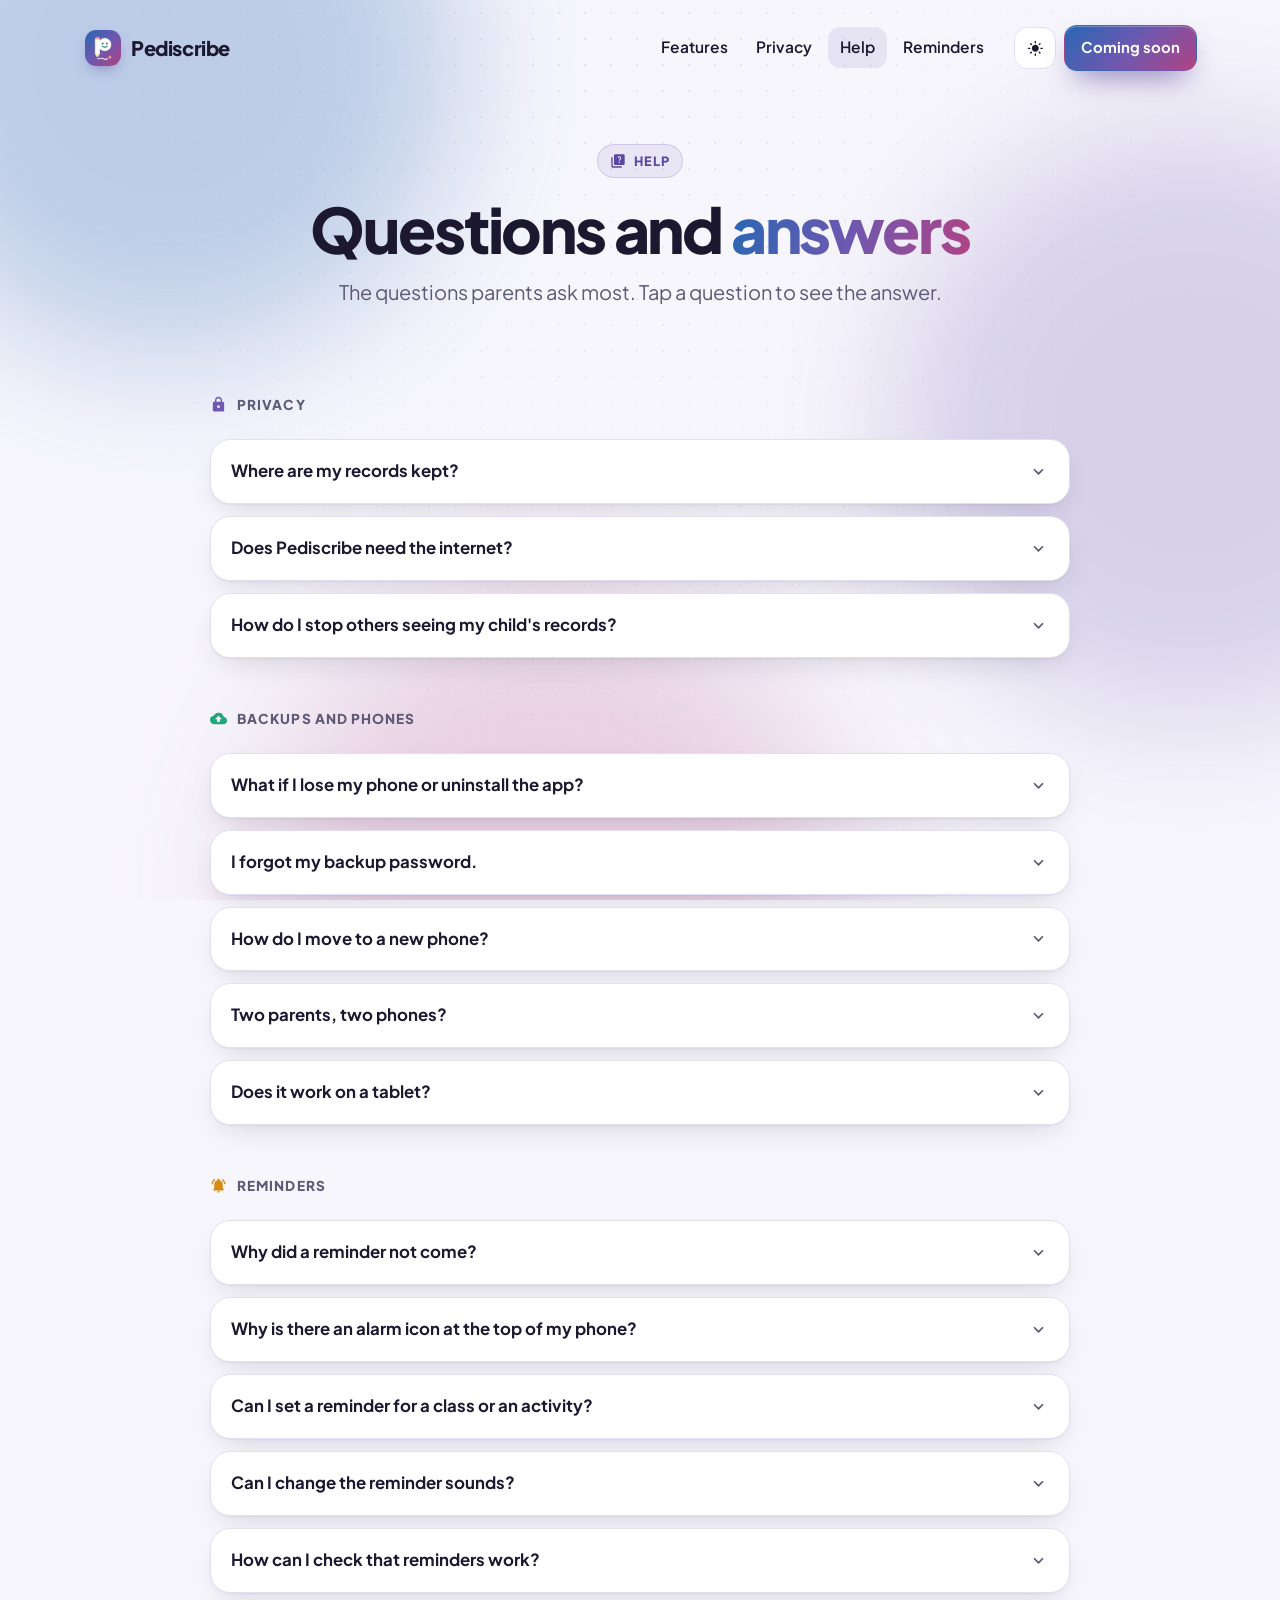
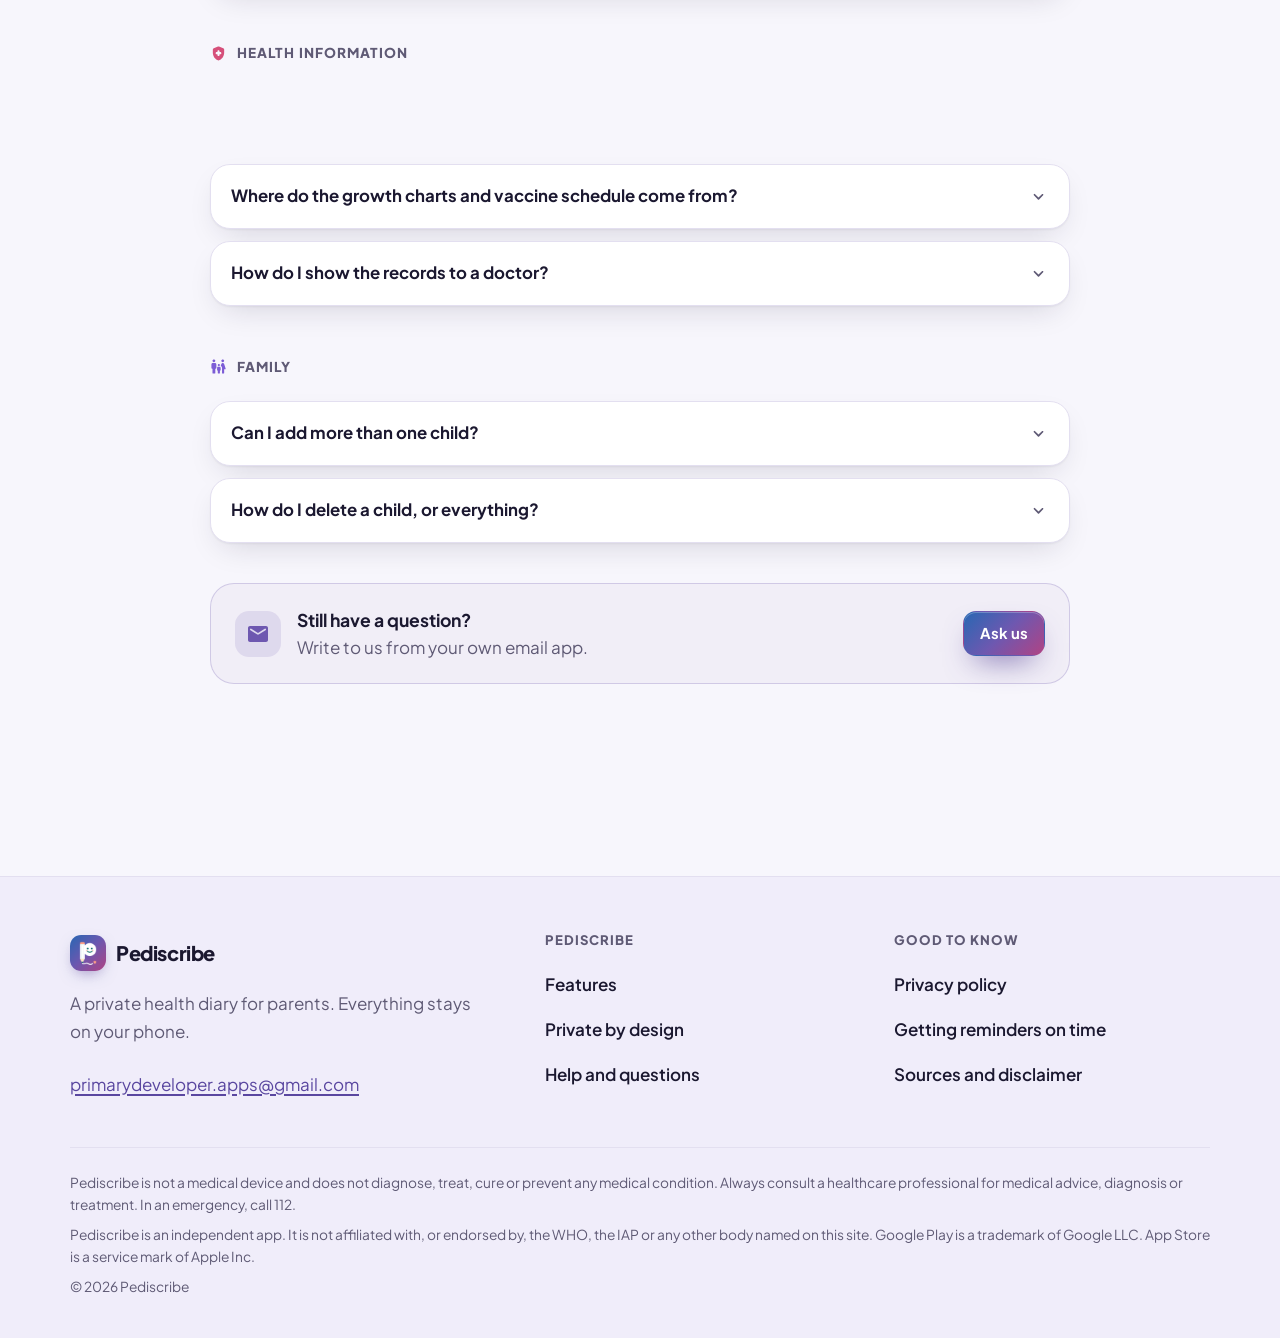
<file: help.html>
<!doctype html>
<html lang="en" class="no-js">
<head>
  <meta charset="utf-8">
  <meta name="viewport" content="width=device-width, initial-scale=1">
  <title>Help and questions · Pediscribe</title>
  <meta name="description" content="Answers to the questions parents ask most about Pediscribe: privacy, backups, new phones, reminders and health information.">
  <meta name="theme-color" content="#6e58b0">
  <meta property="og:title" content="Help and questions · Pediscribe">
  <meta property="og:description" content="Answers to the questions parents ask most about Pediscribe: privacy, backups, new phones, reminders and health information.">
  <meta property="og:site_name" content="Pediscribe">
  <meta property="og:image" content="https://pediscribe.vercel.app/assets/img/og.jpg">
  <meta property="og:image:width" content="1200">
  <meta property="og:image:height" content="630">
  <meta property="og:image:alt" content="Pediscribe: every fever, dose and first step, kept safe on your phone. No account, works offline, no ads.">
  <meta name="twitter:card" content="summary_large_image">
  <link rel="icon" href="/assets/img/logo-32.png?v=3" sizes="32x32">
  <link rel="apple-touch-icon" href="/assets/img/logo-180.png?v=3">
  <link rel="preload" href="/assets/fonts/plus-jakarta-sans.woff2" as="font" type="font/woff2" crossorigin>
  <link rel="stylesheet" href="/assets/css/site.css?v=9">
  <script src="/assets/js/theme.js"></script>
  <script src="/assets/js/site.js?v=3" defer></script>
</head>
<body>
  <a class="skip" href="#main">Skip to content</a>
  <div class="ambient" aria-hidden="true"><i></i><i></i><i></i></div>

  <header class="nav">
    <div class="wrap">
      <div class="nav-inner">
        <a class="brand" href="/" aria-label="Pediscribe home"><img src="/assets/img/logo-192.png?v=3" alt="" width="36" height="36">Pediscribe</a>
        <nav class="nav-links" aria-label="Main">
          <a href="/#features">Features</a>
          <a href="/privacy">Privacy</a>
          <a href="/help" aria-current="page">Help</a>
          <a href="/reminders">Reminders</a>
          <a class="menu-only" href="/#get">Coming soon</a>
        </nav>
        <div class="nav-tools">
          <button class="icon-btn theme-toggle" type="button" aria-label="Switch between light and dark">
            <svg class="icon icon-sun" aria-hidden="true"><use href="/assets/icons.svg#light_mode"/></svg>
            <svg class="icon icon-moon" aria-hidden="true"><use href="/assets/icons.svg#dark_mode"/></svg>
          </button>
          <a class="btn btn-primary btn-sm nav-cta" href="/#get">Coming soon</a>
          <button class="icon-btn menu-btn" type="button" aria-label="Menu" aria-expanded="false"><svg class="icon" aria-hidden="true"><use href="/assets/icons.svg#menu"/></svg></button>
        </div>
      </div>
    </div>
  </header>

  <main id="main">
    <section class="page-hero">
      <div class="wrap">
        <span class="eyebrow reveal"><svg class="icon" aria-hidden="true"><use href="/assets/icons.svg#quiz"/></svg>Help</span>
        <h1 class="reveal d1">Questions and <span class="grad-text">answers</span></h1>
        <p class="lead reveal d2">The questions parents ask most. Tap a question to see the answer.</p>
      </div>
    </section>
    <section class="section">
      <div class="wrap">
        <div class="faq">
          <h2 class="faq-group c-brand"><svg class="icon" aria-hidden="true"><use href="/assets/icons.svg#lock"/></svg>Privacy</h2>
          <details class="reveal">
            <summary>Where are my records kept?<svg class="icon" aria-hidden="true"><use href="/assets/icons.svg#expand_more"/></svg></summary>
            <div class="answer"><p>Only on this phone, encrypted. Pediscribe has no account, no access to the internet and no ads, so we never see your records.</p></div>
          </details>
          <details class="reveal">
            <summary>Does Pediscribe need the internet?<svg class="icon" aria-hidden="true"><use href="/assets/icons.svg#expand_more"/></svg></summary>
            <div class="answer"><p>No, it works fully offline. Only what you choose to do, like saving a backup to Google Drive or sending us an email, goes through other apps on your phone.</p></div>
          </details>
          <details class="reveal">
            <summary>How do I stop others seeing my child's records?<svg class="icon" aria-hidden="true"><use href="/assets/icons.svg#expand_more"/></svg></summary>
            <div class="answer"><p>Turn on App lock in Profile → Privacy and data: it asks for your fingerprint, face or phone PIN. Turn on "Hide details in reminders" so the lock screen never shows a name or a medicine.</p></div>
          </details>
          <h2 class="faq-group c-green"><svg class="icon" aria-hidden="true"><use href="/assets/icons.svg#cloud_upload"/></svg>Backups and phones</h2>
          <details class="reveal">
            <summary>What if I lose my phone or uninstall the app?<svg class="icon" aria-hidden="true"><use href="/assets/icons.svg#expand_more"/></svg></summary>
            <div class="answer"><p>Without a backup, the records cannot be recovered by anyone. Make a backup regularly in Profile → Backup and restore, and keep a copy off the phone, for example in Google Drive.</p></div>
          </details>
          <details class="reveal">
            <summary>I forgot my backup password.<svg class="icon" aria-hidden="true"><use href="/assets/icons.svg#expand_more"/></svg></summary>
            <div class="answer"><p>Nobody can open that backup, including us: the password is the only key. While you still have Pediscribe, make a new backup with a new password.</p></div>
          </details>
          <details class="reveal">
            <summary>How do I move to a new phone?<svg class="icon" aria-hidden="true"><use href="/assets/icons.svg#expand_more"/></svg></summary>
            <div class="answer"><p>Make a backup on the old phone. Install Pediscribe on the new one, go to Profile → Backup and restore, tap Restore and choose the backup, from the phone or from Google Drive, then enter its password if it has one.</p></div>
          </details>
          <details class="reveal">
            <summary>Two parents, two phones?<svg class="icon" aria-hidden="true"><use href="/assets/icons.svg#expand_more"/></svg></summary>
            <div class="answer"><p>Each parent makes a backup and shares it with the other. When restoring it, choose "Merge it with the records here instead", so both diaries become one.</p></div>
          </details>
          <details class="reveal">
            <summary>Does it work on a tablet?<svg class="icon" aria-hidden="true"><use href="/assets/icons.svg#expand_more"/></svg></summary>
            <div class="answer"><p>Yes. On an Android tablet held sideways, the menu moves to the left edge and the cards sit side by side, and the Diary keeps its calendar open. Held upright, it keeps the phone's menu. Your records stay on the device you use; to move them to a tablet, make a backup and restore it there.</p></div>
          </details>
          <h2 class="faq-group c-gold"><svg class="icon" aria-hidden="true"><use href="/assets/icons.svg#notifications_active"/></svg>Reminders</h2>
          <details class="reveal">
            <summary>Why did a reminder not come?<svg class="icon" aria-hidden="true"><use href="/assets/icons.svg#expand_more"/></svg></summary>
            <div class="answer"><p>Check that reminders are on in Profile and settings → Reminders, and that notifications are allowed for Pediscribe. Some phones (realme, OPPO, OnePlus, vivo, Xiaomi and others) stop apps that are swiped away: in Pediscribe's settings, under Battery, allow background activity and auto launch. The Reminders page has a button that opens it. <a href="/reminders">See the steps for your phone</a>.</p></div>
          </details>
          <details class="reveal">
            <summary>Why is there an alarm icon at the top of my phone?<svg class="icon" aria-hidden="true"><use href="/assets/icons.svg#expand_more"/></svg></summary>
            <div class="answer"><p>Medicine doses and your own reminders are set like an alarm so they come on time. The phone shows the alarm icon, and may show the time of the next one. Nothing about your child is shown.</p></div>
          </details>
          <details class="reveal">
            <summary>Can I set a reminder for a class or an activity?<svg class="icon" aria-hidden="true"><use href="/assets/icons.svg#expand_more"/></svg></summary>
            <div class="answer"><p>Yes. In Profile and settings → Reminders, under Your own, tap "Add a reminder". Give it a name, choose once, every day or some days, the time, and whether to be reminded 15 minutes or an hour before. They also show on Today, on Home, on their day.</p></div>
          </details>
          <details class="reveal">
            <summary>Can I change the reminder sounds?<svg class="icon" aria-hidden="true"><use href="/assets/icons.svg#expand_more"/></svg></summary>
            <div class="answer"><p>Yes. In Profile and settings → Reminders, under Sounds, tap ▶ to hear what each kind of reminder plays, and tap a row to choose another: any of Pediscribe's six sounds, or your phone's usual one. "Use for every reminder" gives them all the same sound.</p></div>
          </details>
          <details class="reveal">
            <summary>How can I check that reminders work?<svg class="icon" aria-hidden="true"><use href="/assets/icons.svg#expand_more"/></svg></summary>
            <div class="answer"><p>Open Profile and settings → Reminders and tap "Send a test reminder". Lock the phone to see how it looks there too.</p></div>
          </details>
          <h2 class="faq-group c-rose"><svg class="icon" aria-hidden="true"><use href="/assets/icons.svg#health_and_safety"/></svg>Health information</h2>
          <details class="reveal">
            <summary>Is Pediscribe medical advice?<svg class="icon" aria-hidden="true"><use href="/assets/icons.svg#expand_more"/></svg></summary>
            <div class="answer"><p>No. Pediscribe is for your own records and reference. For any concern about your child, talk to your doctor. In an emergency, call 112.</p></div>
          </details>
          <details class="reveal">
            <summary>Where do the growth charts and vaccine schedule come from?<svg class="icon" aria-hidden="true"><use href="/assets/icons.svg#expand_more"/></svg></summary>
            <div class="answer"><p>Growth uses the WHO Child Growth Standards up to 5 years and the IAP 2015 charts from 5 to 18. Vaccines follow the IAP schedule. <a href="/sources">Sources and disclaimer</a> has the details.</p></div>
          </details>
          <details class="reveal">
            <summary>How do I show the records to a doctor?<svg class="icon" aria-hidden="true"><use href="/assets/icons.svg#expand_more"/></svg></summary>
            <div class="answer"><p>Open Insights and tap "Complete medical history". It makes a report you can show on the phone, print or share. "Emergency card" has the essentials for an urgent visit.</p></div>
          </details>
          <h2 class="faq-group c-violet"><svg class="icon" aria-hidden="true"><use href="/assets/icons.svg#family_restroom"/></svg>Family</h2>
          <details class="reveal">
            <summary>Can I add more than one child?<svg class="icon" aria-hidden="true"><use href="/assets/icons.svg#expand_more"/></svg></summary>
            <div class="answer"><p>Yes. On Home, tap the child's name at the top to switch between children or add another.</p></div>
          </details>
          <details class="reveal">
            <summary>How do I delete a child, or everything?<svg class="icon" aria-hidden="true"><use href="/assets/icons.svg#expand_more"/></svg></summary>
            <div class="answer"><p>Profile → Delete (the child's name) erases only that child's records. Erase everything removes every child and record from this phone. Neither can be undone, so make a backup first if you may need them.</p></div>
          </details>
        </div>
        <div class="contact reveal">
          <span class="tile c-brand"><svg class="icon" aria-hidden="true"><use href="/assets/icons.svg#mail"/></svg></span>
          <div><b>Still have a question?</b><span class="muted">Write to us from your own email app.</span></div>
          <a class="btn btn-primary btn-sm" href="mailto:primarydeveloper.apps@gmail.com?subject=Question%20about%20Pediscribe">Ask us</a>
        </div>
      </div>
    </section>
  </main>

  <footer class="footer">
    <div class="wrap">
      <div class="footer-grid">
        <div>
          <a class="brand" href="/"><img src="/assets/img/logo-192.png?v=3" alt="" width="36" height="36">Pediscribe</a>
          <p class="muted tagline">A private health diary for parents. Everything stays on your phone.</p>
          <a href="mailto:primarydeveloper.apps@gmail.com">primarydeveloper.apps@gmail.com</a>
        </div>
        <div>
          <h4>Pediscribe</h4>
          <ul>
            <li><a href="/#features">Features</a></li>
            <li><a href="/#privacy">Private by design</a></li>
            <li><a href="/help">Help and questions</a></li>
          </ul>
        </div>
        <div>
          <h4>Good to know</h4>
          <ul>
            <li><a href="/privacy">Privacy policy</a></li>
            <li><a href="/reminders">Getting reminders on time</a></li>
            <li><a href="/sources">Sources and disclaimer</a></li>
          </ul>
        </div>
      </div>
      <div class="fine">
        <p>Pediscribe is not a medical device and does not diagnose, treat, cure or prevent any medical condition. Always consult a healthcare professional for medical advice, diagnosis or treatment. In an emergency, call 112.</p>
        <p>Pediscribe is an independent app. It is not affiliated with, or endorsed by, the WHO, the IAP or any other body named on this site. Google Play is a trademark of Google LLC. App Store is a service mark of Apple Inc.</p>
        <p>© 2026 Pediscribe</p>
      </div>
    </div>
  </footer>
</body>
</html>
</file>
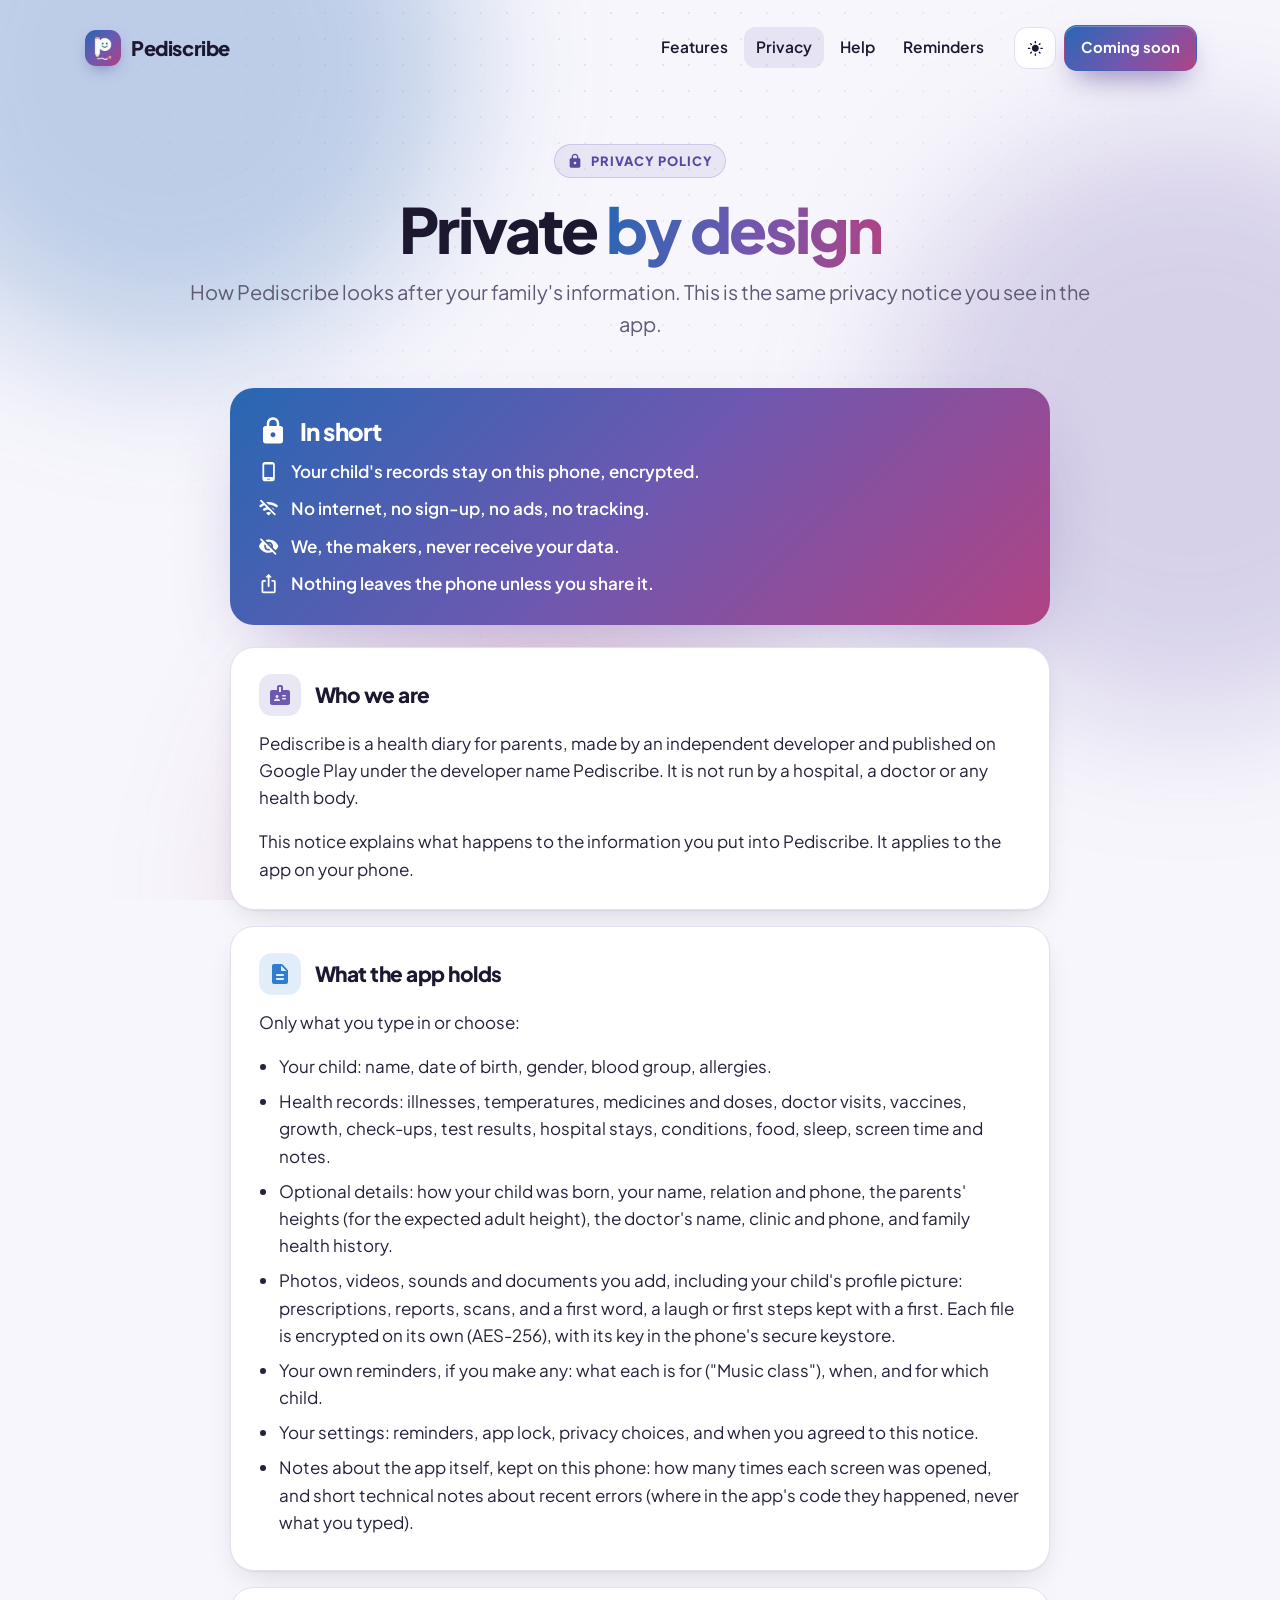
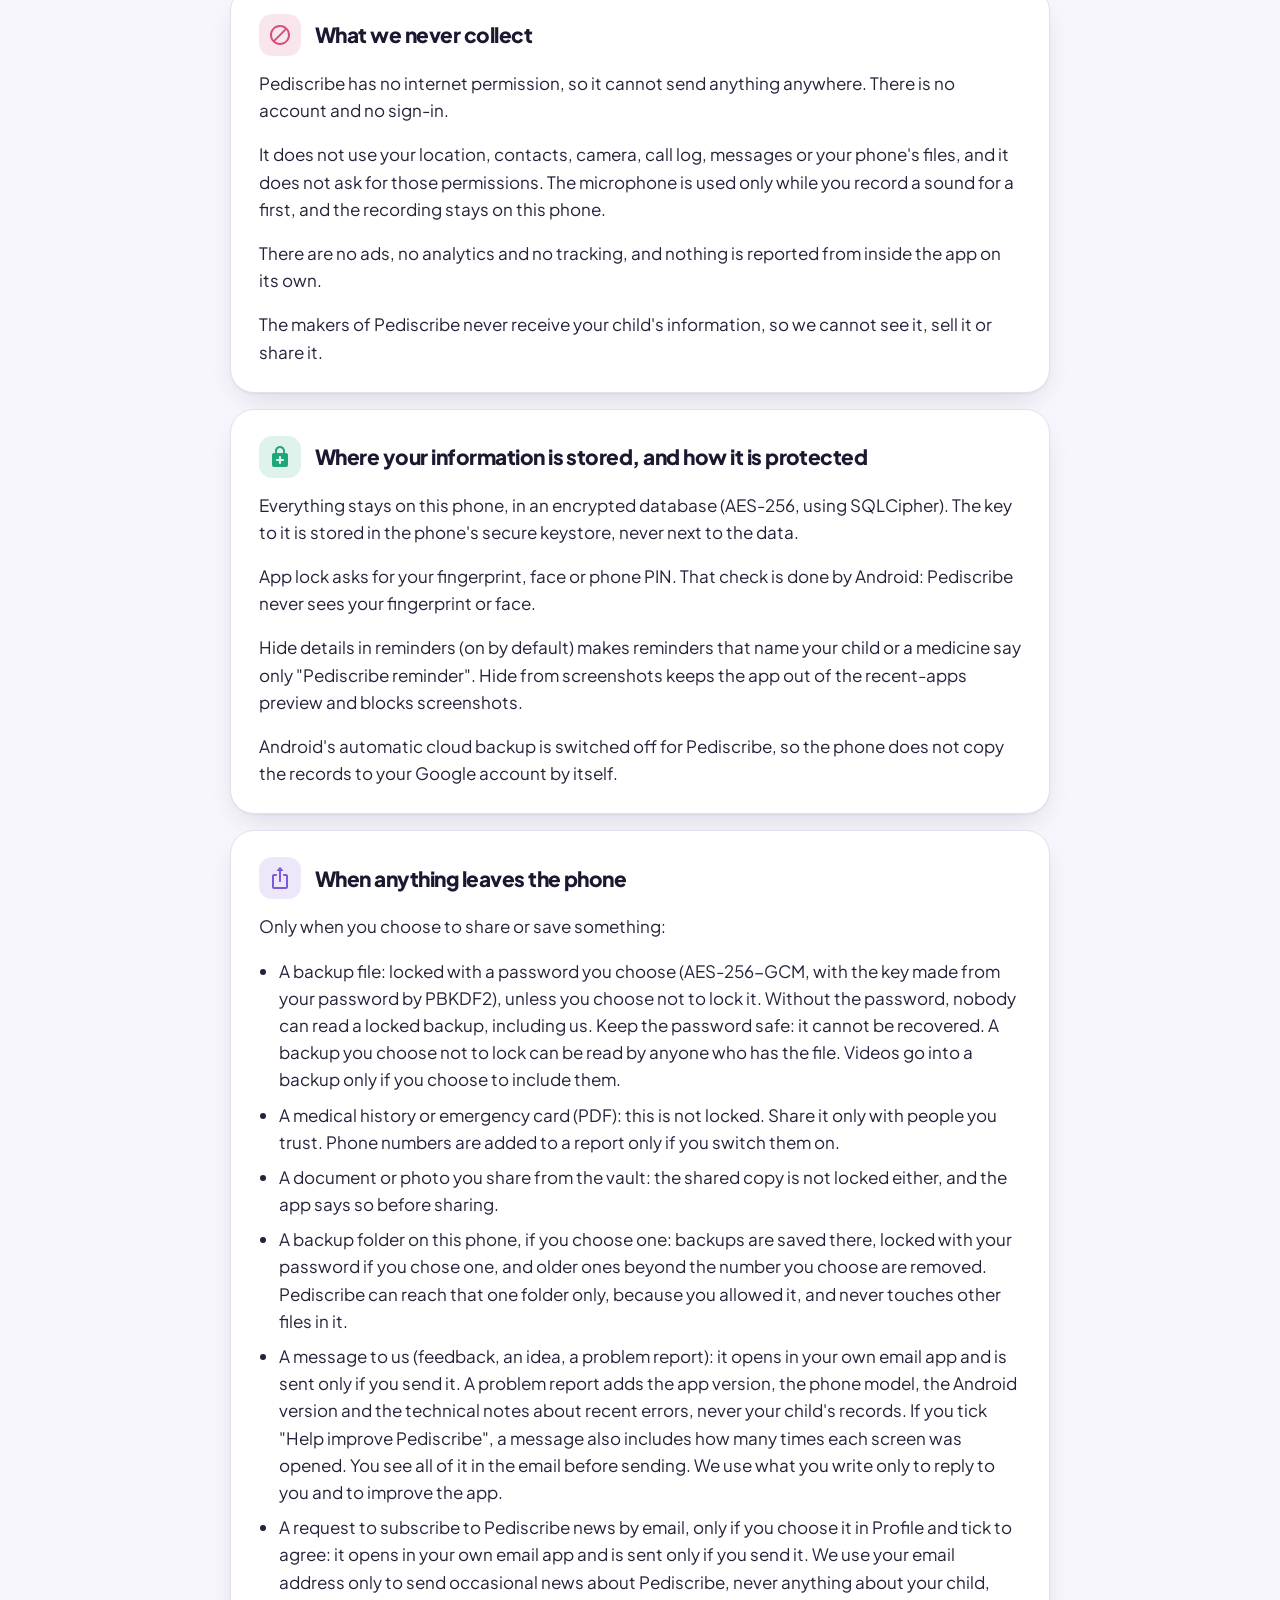
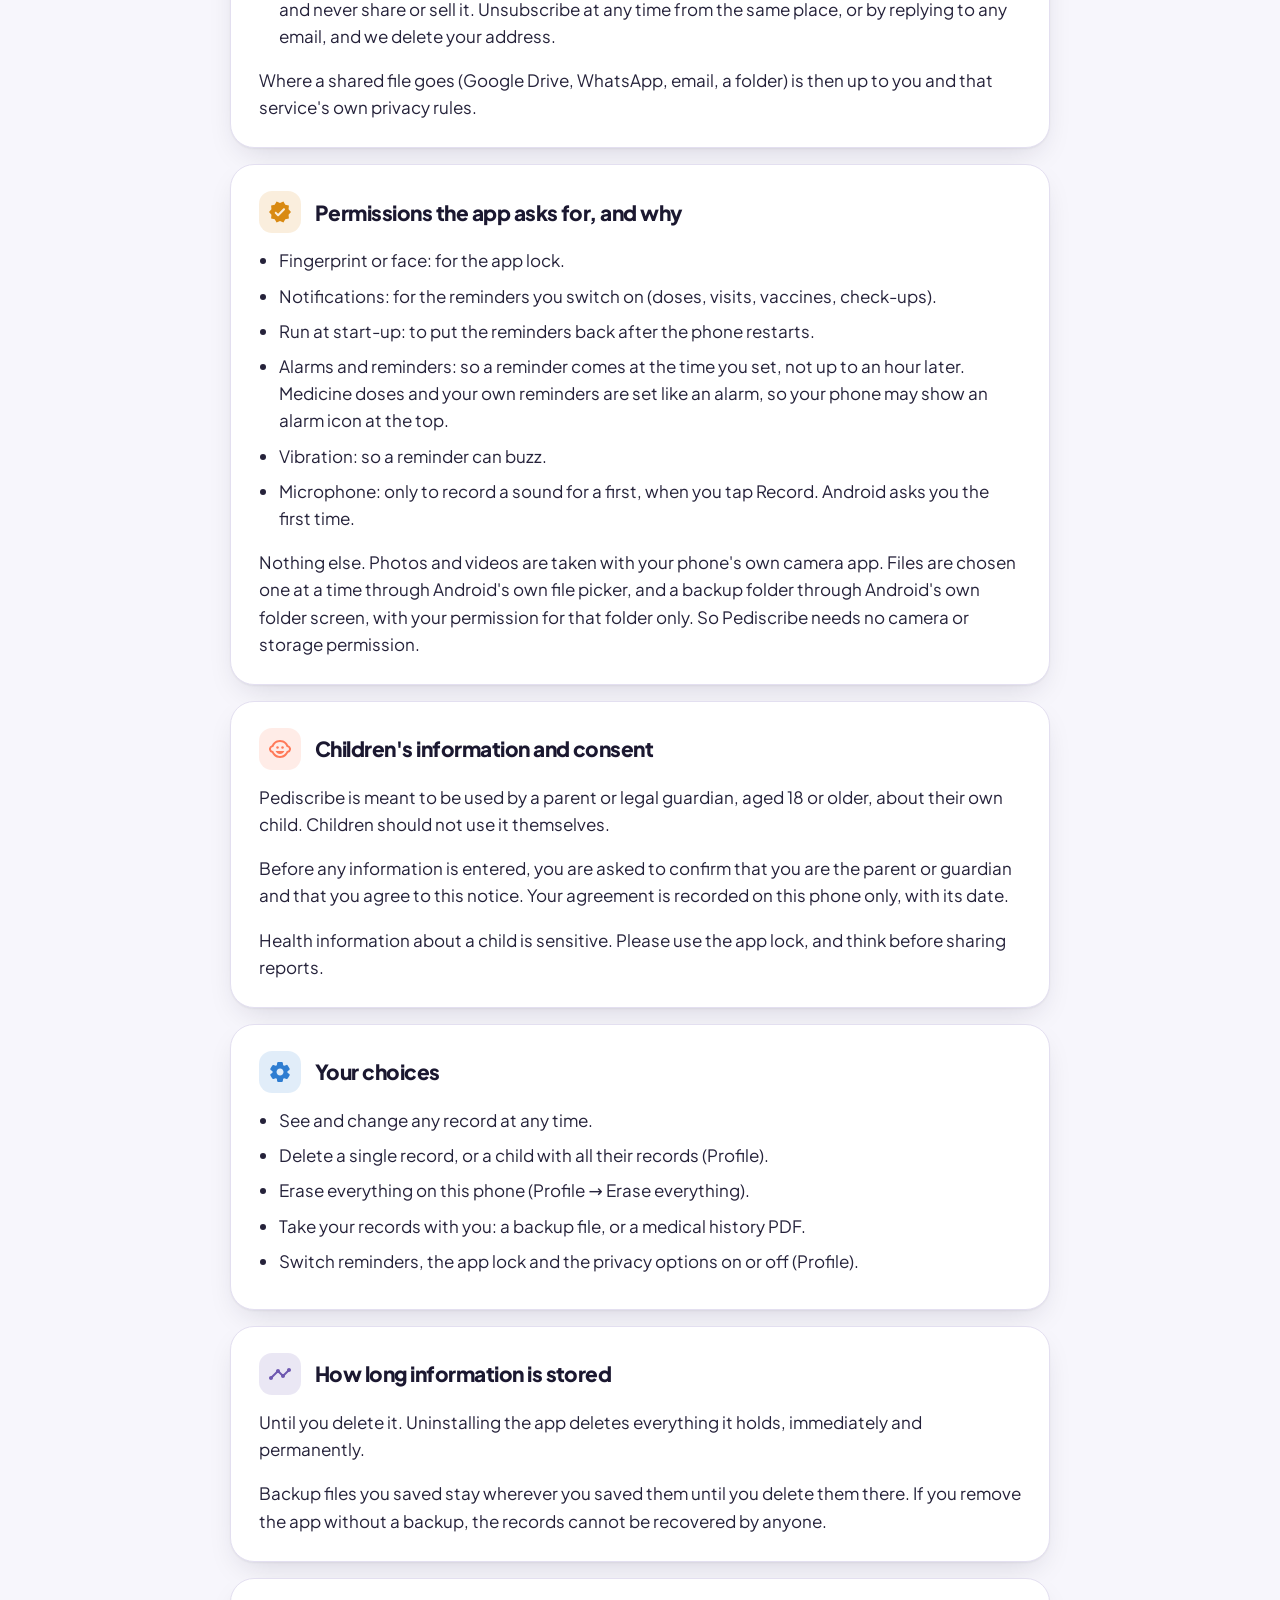
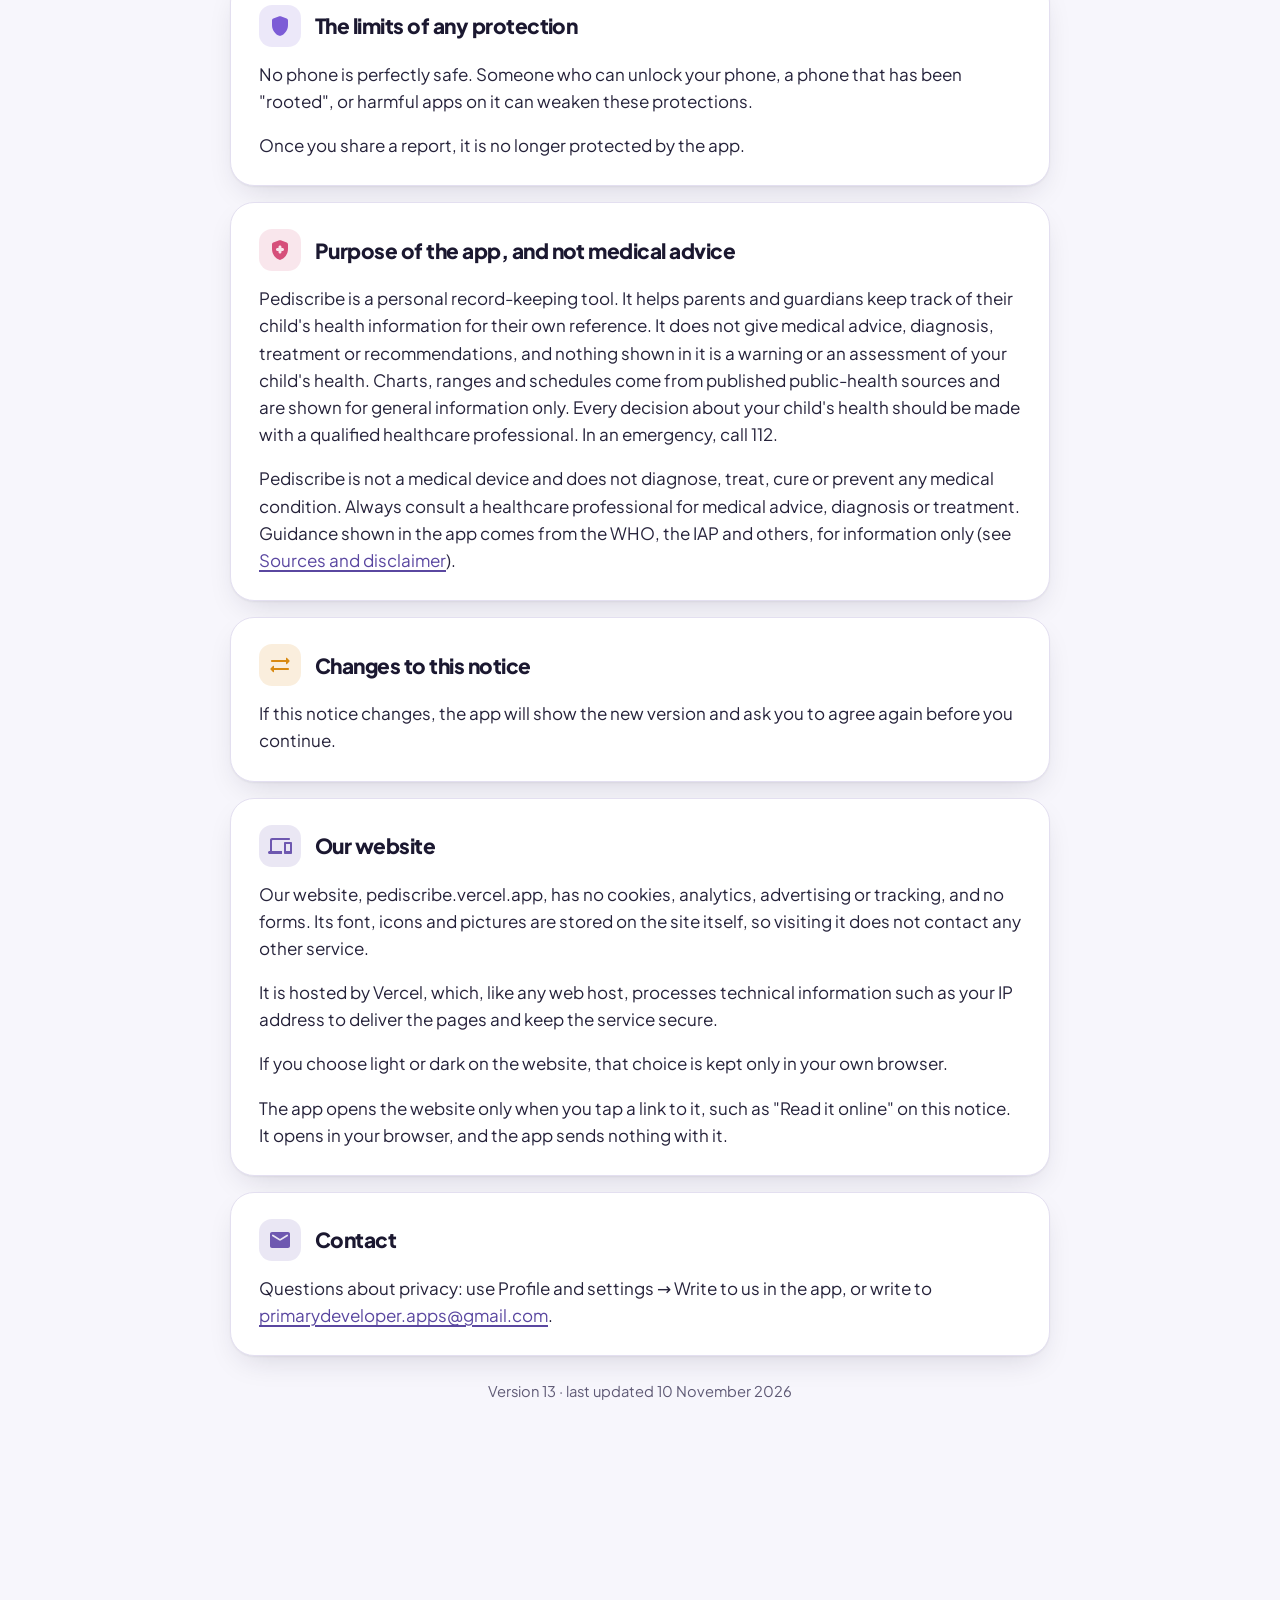
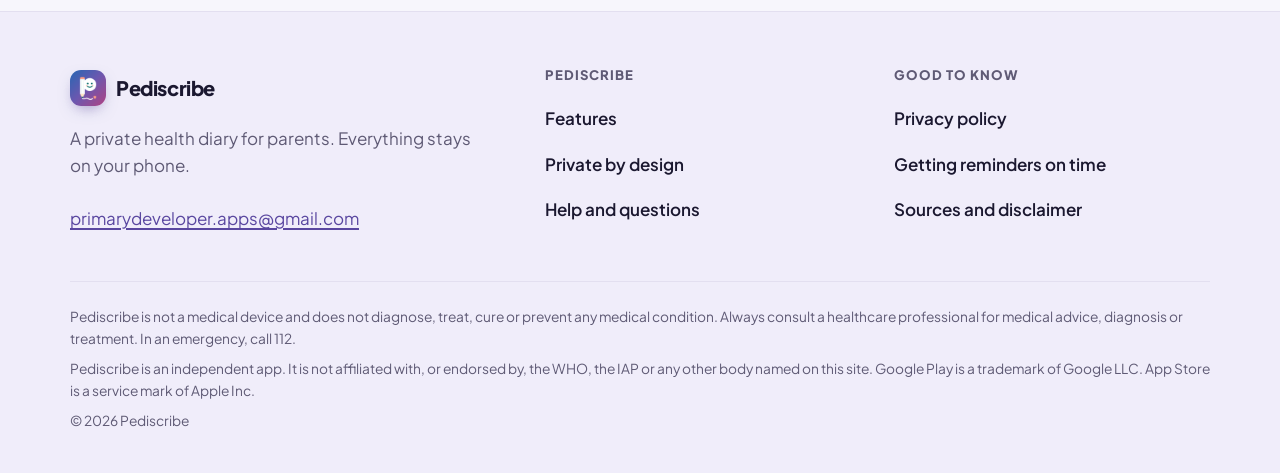
<file: privacy.html>
<!doctype html>
<html lang="en" class="no-js">
<head>
  <meta charset="utf-8">
  <meta name="viewport" content="width=device-width, initial-scale=1">
  <title>Privacy policy · Pediscribe</title>
  <meta name="description" content="How Pediscribe looks after your family's information: your child's records stay on your phone, encrypted. No account, no internet, no ads, no tracking.">
  <meta name="theme-color" content="#6e58b0">
  <meta property="og:title" content="Privacy policy · Pediscribe">
  <meta property="og:description" content="How Pediscribe looks after your family's information: your child's records stay on your phone, encrypted. No account, no internet, no ads, no tracking.">
  <meta property="og:site_name" content="Pediscribe">
  <meta property="og:image" content="https://pediscribe.vercel.app/assets/img/og.jpg">
  <meta property="og:image:width" content="1200">
  <meta property="og:image:height" content="630">
  <meta property="og:image:alt" content="Pediscribe: every fever, dose and first step, kept safe on your phone. No account, works offline, no ads.">
  <meta name="twitter:card" content="summary_large_image">
  <link rel="icon" href="/assets/img/logo-32.png?v=3" sizes="32x32">
  <link rel="apple-touch-icon" href="/assets/img/logo-180.png?v=3">
  <link rel="preload" href="/assets/fonts/plus-jakarta-sans.woff2" as="font" type="font/woff2" crossorigin>
  <link rel="stylesheet" href="/assets/css/site.css?v=9">
  <script src="/assets/js/theme.js"></script>
  <script src="/assets/js/site.js?v=3" defer></script>
</head>
<body>
  <a class="skip" href="#main">Skip to content</a>
  <div class="ambient" aria-hidden="true"><i></i><i></i><i></i></div>

  <header class="nav">
    <div class="wrap">
      <div class="nav-inner">
        <a class="brand" href="/" aria-label="Pediscribe home"><img src="/assets/img/logo-192.png?v=3" alt="" width="36" height="36">Pediscribe</a>
        <nav class="nav-links" aria-label="Main">
          <a href="/#features">Features</a>
          <a href="/privacy" aria-current="page">Privacy</a>
          <a href="/help">Help</a>
          <a href="/reminders">Reminders</a>
          <a class="menu-only" href="/#get">Coming soon</a>
        </nav>
        <div class="nav-tools">
          <button class="icon-btn theme-toggle" type="button" aria-label="Switch between light and dark">
            <svg class="icon icon-sun" aria-hidden="true"><use href="/assets/icons.svg#light_mode"/></svg>
            <svg class="icon icon-moon" aria-hidden="true"><use href="/assets/icons.svg#dark_mode"/></svg>
          </button>
          <a class="btn btn-primary btn-sm nav-cta" href="/#get">Coming soon</a>
          <button class="icon-btn menu-btn" type="button" aria-label="Menu" aria-expanded="false"><svg class="icon" aria-hidden="true"><use href="/assets/icons.svg#menu"/></svg></button>
        </div>
      </div>
    </div>
  </header>

  <main id="main">
    <section class="page-hero">
      <div class="wrap">
        <span class="eyebrow reveal"><svg class="icon" aria-hidden="true"><use href="/assets/icons.svg#lock"/></svg>Privacy policy</span>
        <h1 class="reveal d1">Private <span class="grad-text">by design</span></h1>
        <p class="lead reveal d2">How Pediscribe looks after your family's information. This is the same privacy notice you see in the app.</p>
      </div>
    </section>
    <section class="section">
      <div class="wrap doc">
        <div class="summary-card reveal">
          <h2><svg class="icon" aria-hidden="true"><use href="/assets/icons.svg#lock"/></svg>In short</h2>
          <ul>
            <li><svg class="icon" aria-hidden="true"><use href="/assets/icons.svg#phone_android"/></svg>Your child's records stay on this phone, encrypted.</li>
            <li><svg class="icon" aria-hidden="true"><use href="/assets/icons.svg#wifi_off"/></svg>No internet, no sign-up, no ads, no tracking.</li>
            <li><svg class="icon" aria-hidden="true"><use href="/assets/icons.svg#visibility_off"/></svg>We, the makers, never receive your data.</li>
            <li><svg class="icon" aria-hidden="true"><use href="/assets/icons.svg#ios_share"/></svg>Nothing leaves the phone unless you share it.</li>
          </ul>
        </div>
        <article class="doc-card reveal">
          <h2><span class="tile c-brand"><svg class="icon" aria-hidden="true"><use href="/assets/icons.svg#badge"/></svg></span>Who we are</h2>
          <p>Pediscribe is a health diary for parents, made by an independent developer and published on Google Play under the developer name Pediscribe. It is not run by a hospital, a doctor or any health body.</p>
          <p>This notice explains what happens to the information you put into Pediscribe. It applies to the app on your phone.</p>
        </article>
        <article class="doc-card reveal">
          <h2><span class="tile c-blue"><svg class="icon" aria-hidden="true"><use href="/assets/icons.svg#description"/></svg></span>What the app holds</h2>
          <p>Only what you type in or choose:</p>
          <ul>
            <li>Your child: name, date of birth, gender, blood group, allergies.</li>
            <li>Health records: illnesses, temperatures, medicines and doses, doctor visits, vaccines, growth, check-ups, test results, hospital stays, conditions, food, sleep, screen time and notes.</li>
            <li>Optional details: how your child was born, your name, relation and phone, the parents' heights (for the expected adult height), the doctor's name, clinic and phone, and family health history.</li>
            <li>Photos, videos, sounds and documents you add, including your child's profile picture: prescriptions, reports, scans, and a first word, a laugh or first steps kept with a first. Each file is encrypted on its own (AES-256), with its key in the phone's secure keystore.</li>
            <li>Your own reminders, if you make any: what each is for ("Music class"), when, and for which child.</li>
            <li>Your settings: reminders, app lock, privacy choices, and when you agreed to this notice.</li>
            <li>Notes about the app itself, kept on this phone: how many times each screen was opened, and short technical notes about recent errors (where in the app's code they happened, never what you typed).</li>
          </ul>
        </article>
        <article class="doc-card reveal">
          <h2><span class="tile c-rose"><svg class="icon" aria-hidden="true"><use href="/assets/icons.svg#block"/></svg></span>What we never collect</h2>
          <p>Pediscribe has no internet permission, so it cannot send anything anywhere. There is no account and no sign-in.</p>
          <p>It does not use your location, contacts, camera, call log, messages or your phone's files, and it does not ask for those permissions. The microphone is used only while you record a sound for a first, and the recording stays on this phone.</p>
          <p>There are no ads, no analytics and no tracking, and nothing is reported from inside the app on its own.</p>
          <p>The makers of Pediscribe never receive your child's information, so we cannot see it, sell it or share it.</p>
        </article>
        <article class="doc-card reveal">
          <h2><span class="tile c-green"><svg class="icon" aria-hidden="true"><use href="/assets/icons.svg#enhanced_encryption"/></svg></span>Where your information is stored, and how it is protected</h2>
          <p>Everything stays on this phone, in an encrypted database (AES-256, using SQLCipher). The key to it is stored in the phone's secure keystore, never next to the data.</p>
          <p>App lock asks for your fingerprint, face or phone PIN. That check is done by Android: Pediscribe never sees your fingerprint or face.</p>
          <p>Hide details in reminders (on by default) makes reminders that name your child or a medicine say only "Pediscribe reminder". Hide from screenshots keeps the app out of the recent-apps preview and blocks screenshots.</p>
          <p>Android's automatic cloud backup is switched off for Pediscribe, so the phone does not copy the records to your Google account by itself.</p>
        </article>
        <article class="doc-card reveal">
          <h2><span class="tile c-violet"><svg class="icon" aria-hidden="true"><use href="/assets/icons.svg#ios_share"/></svg></span>When anything leaves the phone</h2>
          <p>Only when you choose to share or save something:</p>
          <ul>
            <li>A backup file: locked with a password you choose (AES-256-GCM, with the key made from your password by PBKDF2), unless you choose not to lock it. Without the password, nobody can read a locked backup, including us. Keep the password safe: it cannot be recovered. A backup you choose not to lock can be read by anyone who has the file. Videos go into a backup only if you choose to include them.</li>
            <li>A medical history or emergency card (PDF): this is not locked. Share it only with people you trust. Phone numbers are added to a report only if you switch them on.</li>
            <li>A document or photo you share from the vault: the shared copy is not locked either, and the app says so before sharing.</li>
            <li>A backup folder on this phone, if you choose one: backups are saved there, locked with your password if you chose one, and older ones beyond the number you choose are removed. Pediscribe can reach that one folder only, because you allowed it, and never touches other files in it.</li>
            <li>A message to us (feedback, an idea, a problem report): it opens in your own email app and is sent only if you send it. A problem report adds the app version, the phone model, the Android version and the technical notes about recent errors, never your child's records. If you tick "Help improve Pediscribe", a message also includes how many times each screen was opened. You see all of it in the email before sending. We use what you write only to reply to you and to improve the app.</li>
            <li>A request to subscribe to Pediscribe news by email, only if you choose it in Profile and tick to agree: it opens in your own email app and is sent only if you send it. We use your email address only to send occasional news about Pediscribe, never anything about your child, and never share or sell it. Unsubscribe at any time from the same place, or by replying to any email, and we delete your address.</li>
          </ul>
          <p>Where a shared file goes (Google Drive, WhatsApp, email, a folder) is then up to you and that service's own privacy rules.</p>
        </article>
        <article class="doc-card reveal">
          <h2><span class="tile c-gold"><svg class="icon" aria-hidden="true"><use href="/assets/icons.svg#verified"/></svg></span>Permissions the app asks for, and why</h2>
          <ul>
            <li>Fingerprint or face: for the app lock.</li>
            <li>Notifications: for the reminders you switch on (doses, visits, vaccines, check-ups).</li>
            <li>Run at start-up: to put the reminders back after the phone restarts.</li>
            <li>Alarms and reminders: so a reminder comes at the time you set, not up to an hour later. Medicine doses and your own reminders are set like an alarm, so your phone may show an alarm icon at the top.</li>
            <li>Vibration: so a reminder can buzz.</li>
            <li>Microphone: only to record a sound for a first, when you tap Record. Android asks you the first time.</li>
          </ul>
          <p>Nothing else. Photos and videos are taken with your phone's own camera app. Files are chosen one at a time through Android's own file picker, and a backup folder through Android's own folder screen, with your permission for that folder only. So Pediscribe needs no camera or storage permission.</p>
        </article>
        <article class="doc-card reveal">
          <h2><span class="tile c-coral"><svg class="icon" aria-hidden="true"><use href="/assets/icons.svg#child_care"/></svg></span>Children's information and consent</h2>
          <p>Pediscribe is meant to be used by a parent or legal guardian, aged 18 or older, about their own child. Children should not use it themselves.</p>
          <p>Before any information is entered, you are asked to confirm that you are the parent or guardian and that you agree to this notice. Your agreement is recorded on this phone only, with its date.</p>
          <p>Health information about a child is sensitive. Please use the app lock, and think before sharing reports.</p>
        </article>
        <article class="doc-card reveal">
          <h2><span class="tile c-blue"><svg class="icon" aria-hidden="true"><use href="/assets/icons.svg#settings"/></svg></span>Your choices</h2>
          <ul>
            <li>See and change any record at any time.</li>
            <li>Delete a single record, or a child with all their records (Profile).</li>
            <li>Erase everything on this phone (Profile → Erase everything).</li>
            <li>Take your records with you: a backup file, or a medical history PDF.</li>
            <li>Switch reminders, the app lock and the privacy options on or off (Profile).</li>
          </ul>
        </article>
        <article class="doc-card reveal">
          <h2><span class="tile c-brand"><svg class="icon" aria-hidden="true"><use href="/assets/icons.svg#timeline"/></svg></span>How long information is stored</h2>
          <p>Until you delete it. Uninstalling the app deletes everything it holds, immediately and permanently.</p>
          <p>Backup files you saved stay wherever you saved them until you delete them there. If you remove the app without a backup, the records cannot be recovered by anyone.</p>
        </article>
        <article class="doc-card reveal">
          <h2><span class="tile c-violet"><svg class="icon" aria-hidden="true"><use href="/assets/icons.svg#shield"/></svg></span>The limits of any protection</h2>
          <p>No phone is perfectly safe. Someone who can unlock your phone, a phone that has been "rooted", or harmful apps on it can weaken these protections.</p>
          <p>Once you share a report, it is no longer protected by the app.</p>
        </article>
        <article class="doc-card reveal">
          <h2><span class="tile c-rose"><svg class="icon" aria-hidden="true"><use href="/assets/icons.svg#health_and_safety"/></svg></span>Purpose of the app, and not medical advice</h2>
          <p>Pediscribe is a personal record-keeping tool. It helps parents and guardians keep track of their child's health information for their own reference. It does not give medical advice, diagnosis, treatment or recommendations, and nothing shown in it is a warning or an assessment of your child's health. Charts, ranges and schedules come from published public-health sources and are shown for general information only. Every decision about your child's health should be made with a qualified healthcare professional. In an emergency, call 112.</p>
          <p>Pediscribe is not a medical device and does not diagnose, treat, cure or prevent any medical condition. Always consult a healthcare professional for medical advice, diagnosis or treatment. Guidance shown in the app comes from the WHO, the IAP and others, for information only (see <a href="/sources">Sources and disclaimer</a>).</p>
        </article>
        <article class="doc-card reveal">
          <h2><span class="tile c-gold"><svg class="icon" aria-hidden="true"><use href="/assets/icons.svg#sync_alt"/></svg></span>Changes to this notice</h2>
          <p>If this notice changes, the app will show the new version and ask you to agree again before you continue.</p>
        </article>
        <article class="doc-card reveal">
          <h2><span class="tile c-brand"><svg class="icon" aria-hidden="true"><use href="/assets/icons.svg#devices"/></svg></span>Our website</h2>
          <p>Our website, pediscribe.vercel.app, has no cookies, analytics, advertising or tracking, and no forms. Its font, icons and pictures are stored on the site itself, so visiting it does not contact any other service.</p>
          <p>It is hosted by Vercel, which, like any web host, processes technical information such as your IP address to deliver the pages and keep the service secure.</p>
          <p>If you choose light or dark on the website, that choice is kept only in your own browser.</p>
          <p>The app opens the website only when you tap a link to it, such as "Read it online" on this notice. It opens in your browser, and the app sends nothing with it.</p>
        </article>
        <article class="doc-card reveal">
          <h2><span class="tile c-brand"><svg class="icon" aria-hidden="true"><use href="/assets/icons.svg#mail"/></svg></span>Contact</h2>
          <p>Questions about privacy: use Profile and settings → Write to us in the app, or write to <a href="mailto:primarydeveloper.apps@gmail.com?subject=Privacy%20question%20about%20Pediscribe">primarydeveloper.apps@gmail.com</a>.</p>
        </article>
        <p class="version-line">Version 13 · last updated 10 November 2026</p>
      </div>
    </section>
  </main>

  <footer class="footer">
    <div class="wrap">
      <div class="footer-grid">
        <div>
          <a class="brand" href="/"><img src="/assets/img/logo-192.png?v=3" alt="" width="36" height="36">Pediscribe</a>
          <p class="muted tagline">A private health diary for parents. Everything stays on your phone.</p>
          <a href="mailto:primarydeveloper.apps@gmail.com">primarydeveloper.apps@gmail.com</a>
        </div>
        <div>
          <h4>Pediscribe</h4>
          <ul>
            <li><a href="/#features">Features</a></li>
            <li><a href="/#privacy">Private by design</a></li>
            <li><a href="/help">Help and questions</a></li>
          </ul>
        </div>
        <div>
          <h4>Good to know</h4>
          <ul>
            <li><a href="/privacy">Privacy policy</a></li>
            <li><a href="/reminders">Getting reminders on time</a></li>
            <li><a href="/sources">Sources and disclaimer</a></li>
          </ul>
        </div>
      </div>
      <div class="fine">
        <p>Pediscribe is not a medical device and does not diagnose, treat, cure or prevent any medical condition. Always consult a healthcare professional for medical advice, diagnosis or treatment. In an emergency, call 112.</p>
        <p>Pediscribe is an independent app. It is not affiliated with, or endorsed by, the WHO, the IAP or any other body named on this site. Google Play is a trademark of Google LLC. App Store is a service mark of Apple Inc.</p>
        <p>© 2026 Pediscribe</p>
      </div>
    </div>
  </footer>
</body>
</html>
</file>
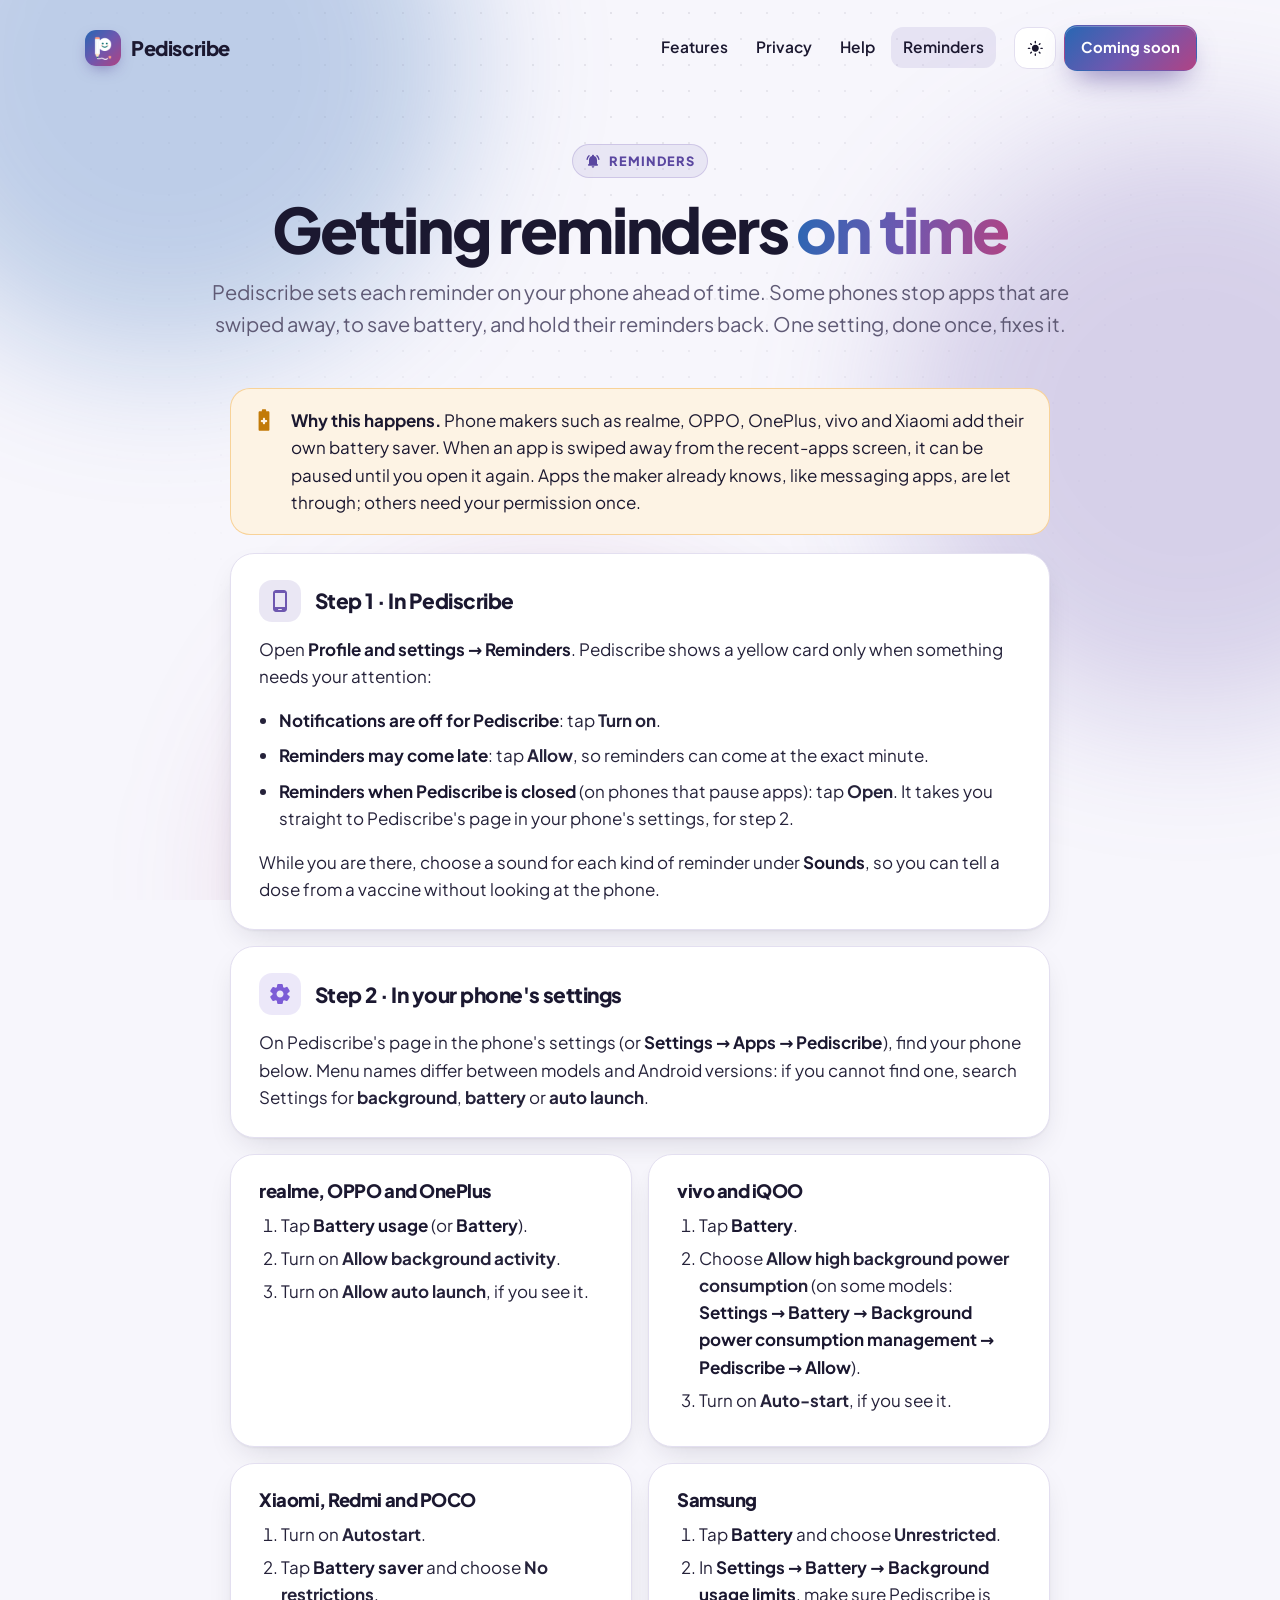
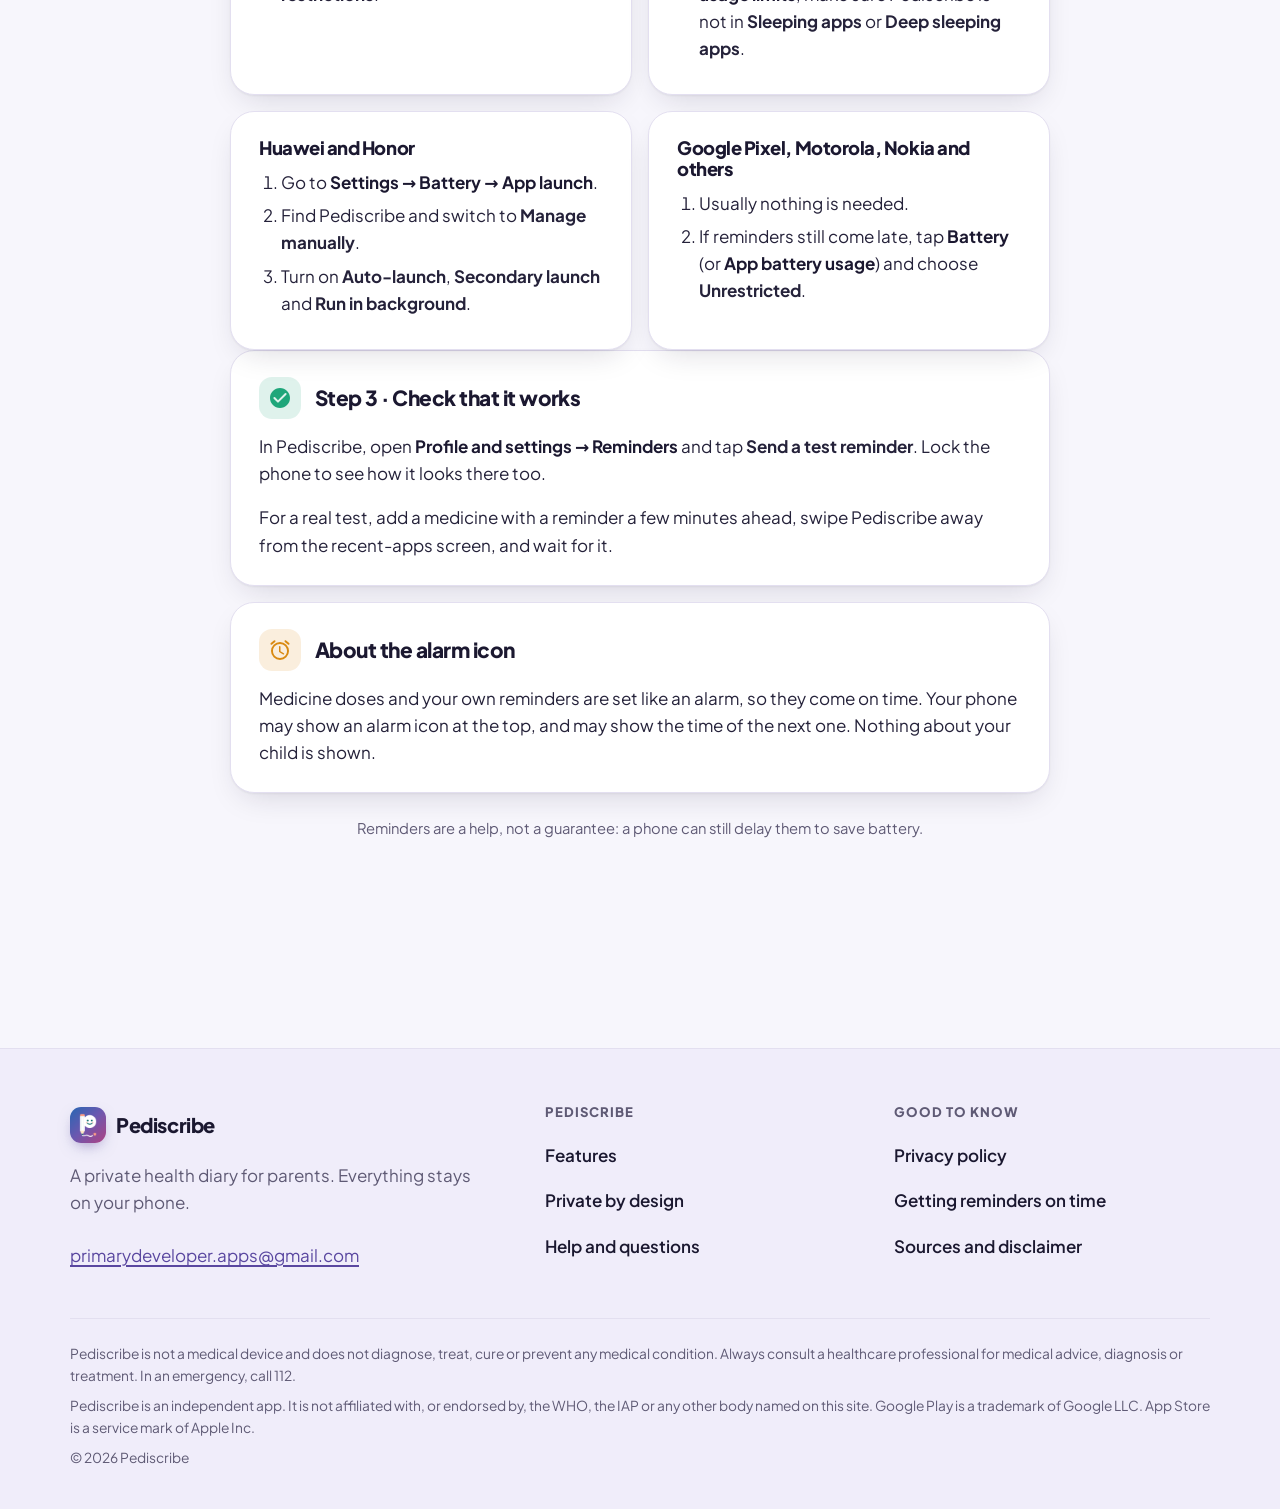
<file: reminders.html>
<!doctype html>
<html lang="en" class="no-js">
<head>
  <meta charset="utf-8">
  <meta name="viewport" content="width=device-width, initial-scale=1">
  <title>Getting reminders on time · Pediscribe</title>
  <meta name="description" content="Some phones stop apps that are swiped away, holding their reminders back. A one-time setting lets Pediscribe's reminders come on time, phone by phone.">
  <meta name="theme-color" content="#6e58b0">
  <meta property="og:title" content="Getting reminders on time · Pediscribe">
  <meta property="og:description" content="Some phones stop apps that are swiped away, holding their reminders back. A one-time setting lets Pediscribe's reminders come on time, phone by phone.">
  <meta property="og:site_name" content="Pediscribe">
  <meta property="og:image" content="https://pediscribe.vercel.app/assets/img/og.jpg">
  <meta property="og:image:width" content="1200">
  <meta property="og:image:height" content="630">
  <meta property="og:image:alt" content="Pediscribe: every fever, dose and first step, kept safe on your phone. No account, works offline, no ads.">
  <meta name="twitter:card" content="summary_large_image">
  <link rel="icon" href="/assets/img/logo-32.png?v=3" sizes="32x32">
  <link rel="apple-touch-icon" href="/assets/img/logo-180.png?v=3">
  <link rel="preload" href="/assets/fonts/plus-jakarta-sans.woff2" as="font" type="font/woff2" crossorigin>
  <link rel="stylesheet" href="/assets/css/site.css?v=9">
  <script src="/assets/js/theme.js"></script>
  <script src="/assets/js/site.js?v=3" defer></script>
</head>
<body>
  <a class="skip" href="#main">Skip to content</a>
  <div class="ambient" aria-hidden="true"><i></i><i></i><i></i></div>

  <header class="nav">
    <div class="wrap">
      <div class="nav-inner">
        <a class="brand" href="/" aria-label="Pediscribe home"><img src="/assets/img/logo-192.png?v=3" alt="" width="36" height="36">Pediscribe</a>
        <nav class="nav-links" aria-label="Main">
          <a href="/#features">Features</a>
          <a href="/privacy">Privacy</a>
          <a href="/help">Help</a>
          <a href="/reminders" aria-current="page">Reminders</a>
          <a class="menu-only" href="/#get">Coming soon</a>
        </nav>
        <div class="nav-tools">
          <button class="icon-btn theme-toggle" type="button" aria-label="Switch between light and dark">
            <svg class="icon icon-sun" aria-hidden="true"><use href="/assets/icons.svg#light_mode"/></svg>
            <svg class="icon icon-moon" aria-hidden="true"><use href="/assets/icons.svg#dark_mode"/></svg>
          </button>
          <a class="btn btn-primary btn-sm nav-cta" href="/#get">Coming soon</a>
          <button class="icon-btn menu-btn" type="button" aria-label="Menu" aria-expanded="false"><svg class="icon" aria-hidden="true"><use href="/assets/icons.svg#menu"/></svg></button>
        </div>
      </div>
    </div>
  </header>

  <main id="main">
    <section class="page-hero">
      <div class="wrap">
        <span class="eyebrow reveal"><svg class="icon" aria-hidden="true"><use href="/assets/icons.svg#notifications_active"/></svg>Reminders</span>
        <h1 class="reveal d1">Getting reminders <span class="grad-text">on time</span></h1>
        <p class="lead reveal d2">Pediscribe sets each reminder on your phone ahead of time. Some phones stop apps that are swiped away, to save battery, and hold their reminders back. One setting, done once, fixes it.</p>
      </div>
    </section>
    <section class="section">
      <div class="wrap doc">
        <div class="note reveal">
          <svg class="icon" aria-hidden="true"><use href="/assets/icons.svg#battery_saver"/></svg>
          <div><p><b>Why this happens.</b> Phone makers such as realme, OPPO, OnePlus, vivo and Xiaomi add their own battery saver. When an app is swiped away from the recent-apps screen, it can be paused until you open it again. Apps the maker already knows, like messaging apps, are let through; others need your permission once.</p></div>
        </div>

        <article class="doc-card reveal">
          <h2><span class="tile c-brand"><svg class="icon" aria-hidden="true"><use href="/assets/icons.svg#phone_android"/></svg></span>Step 1 · In Pediscribe</h2>
          <p>Open <span class="path">Profile and settings → Reminders</span>. Pediscribe shows a yellow card only when something needs your attention:</p>
          <ul>
            <li><span class="path">Notifications are off for Pediscribe</span>: tap <b>Turn on</b>.</li>
            <li><span class="path">Reminders may come late</span>: tap <b>Allow</b>, so reminders can come at the exact minute.</li>
            <li><span class="path">Reminders when Pediscribe is closed</span> (on phones that pause apps): tap <b>Open</b>. It takes you straight to Pediscribe's page in your phone's settings, for step 2.</li>
          </ul>
          <p>While you are there, choose a sound for each kind of reminder under <span class="path">Sounds</span>, so you can tell a dose from a vaccine without looking at the phone.</p>
        </article>

        <article class="doc-card reveal">
          <h2><span class="tile c-violet"><svg class="icon" aria-hidden="true"><use href="/assets/icons.svg#settings"/></svg></span>Step 2 · In your phone's settings</h2>
          <p>On Pediscribe's page in the phone's settings (or <span class="path">Settings → Apps → Pediscribe</span>), find your phone below. Menu names differ between models and Android versions: if you cannot find one, search Settings for <b>background</b>, <b>battery</b> or <b>auto launch</b>.</p>
        </article>
        <div class="brands">
          <article class="doc-card reveal">
            <h3>realme, OPPO and OnePlus</h3>
            <ol>
              <li>Tap <span class="path">Battery usage</span> (or <span class="path">Battery</span>).</li>
              <li>Turn on <b>Allow background activity</b>.</li>
              <li>Turn on <b>Allow auto launch</b>, if you see it.</li>
            </ol>
          </article>
          <article class="doc-card reveal">
            <h3>vivo and iQOO</h3>
            <ol>
              <li>Tap <span class="path">Battery</span>.</li>
              <li>Choose <b>Allow high background power consumption</b> (on some models: <span class="path">Settings → Battery → Background power consumption management → Pediscribe → Allow</span>).</li>
              <li>Turn on <b>Auto-start</b>, if you see it.</li>
            </ol>
          </article>
          <article class="doc-card reveal">
            <h3>Xiaomi, Redmi and POCO</h3>
            <ol>
              <li>Turn on <b>Autostart</b>.</li>
              <li>Tap <span class="path">Battery saver</span> and choose <b>No restrictions</b>.</li>
            </ol>
          </article>
          <article class="doc-card reveal">
            <h3>Samsung</h3>
            <ol>
              <li>Tap <span class="path">Battery</span> and choose <b>Unrestricted</b>.</li>
              <li>In <span class="path">Settings → Battery → Background usage limits</span>, make sure Pediscribe is not in <b>Sleeping apps</b> or <b>Deep sleeping apps</b>.</li>
            </ol>
          </article>
          <article class="doc-card reveal">
            <h3>Huawei and Honor</h3>
            <ol>
              <li>Go to <span class="path">Settings → Battery → App launch</span>.</li>
              <li>Find Pediscribe and switch to <b>Manage manually</b>.</li>
              <li>Turn on <b>Auto-launch</b>, <b>Secondary launch</b> and <b>Run in background</b>.</li>
            </ol>
          </article>
          <article class="doc-card reveal">
            <h3>Google Pixel, Motorola, Nokia and others</h3>
            <ol>
              <li>Usually nothing is needed.</li>
              <li>If reminders still come late, tap <span class="path">Battery</span> (or <span class="path">App battery usage</span>) and choose <b>Unrestricted</b>.</li>
            </ol>
          </article>
        </div>

        <article class="doc-card reveal">
          <h2><span class="tile c-green"><svg class="icon" aria-hidden="true"><use href="/assets/icons.svg#check_circle"/></svg></span>Step 3 · Check that it works</h2>
          <p>In Pediscribe, open <span class="path">Profile and settings → Reminders</span> and tap <b>Send a test reminder</b>. Lock the phone to see how it looks there too.</p>
          <p>For a real test, add a medicine with a reminder a few minutes ahead, swipe Pediscribe away from the recent-apps screen, and wait for it.</p>
        </article>

        <article class="doc-card reveal">
          <h2><span class="tile c-gold"><svg class="icon" aria-hidden="true"><use href="/assets/icons.svg#alarm"/></svg></span>About the alarm icon</h2>
          <p>Medicine doses and your own reminders are set like an alarm, so they come on time. Your phone may show an alarm icon at the top, and may show the time of the next one. Nothing about your child is shown.</p>
        </article>

        <p class="version-line">Reminders are a help, not a guarantee: a phone can still delay them to save battery.</p>
      </div>
    </section>
  </main>

  <footer class="footer">
    <div class="wrap">
      <div class="footer-grid">
        <div>
          <a class="brand" href="/"><img src="/assets/img/logo-192.png?v=3" alt="" width="36" height="36">Pediscribe</a>
          <p class="muted tagline">A private health diary for parents. Everything stays on your phone.</p>
          <a href="mailto:primarydeveloper.apps@gmail.com">primarydeveloper.apps@gmail.com</a>
        </div>
        <div>
          <h4>Pediscribe</h4>
          <ul>
            <li><a href="/#features">Features</a></li>
            <li><a href="/#privacy">Private by design</a></li>
            <li><a href="/help">Help and questions</a></li>
          </ul>
        </div>
        <div>
          <h4>Good to know</h4>
          <ul>
            <li><a href="/privacy">Privacy policy</a></li>
            <li><a href="/reminders">Getting reminders on time</a></li>
            <li><a href="/sources">Sources and disclaimer</a></li>
          </ul>
        </div>
      </div>
      <div class="fine">
        <p>Pediscribe is not a medical device and does not diagnose, treat, cure or prevent any medical condition. Always consult a healthcare professional for medical advice, diagnosis or treatment. In an emergency, call 112.</p>
        <p>Pediscribe is an independent app. It is not affiliated with, or endorsed by, the WHO, the IAP or any other body named on this site. Google Play is a trademark of Google LLC. App Store is a service mark of Apple Inc.</p>
        <p>© 2026 Pediscribe</p>
      </div>
    </div>
  </footer>
</body>
</html>
</file>
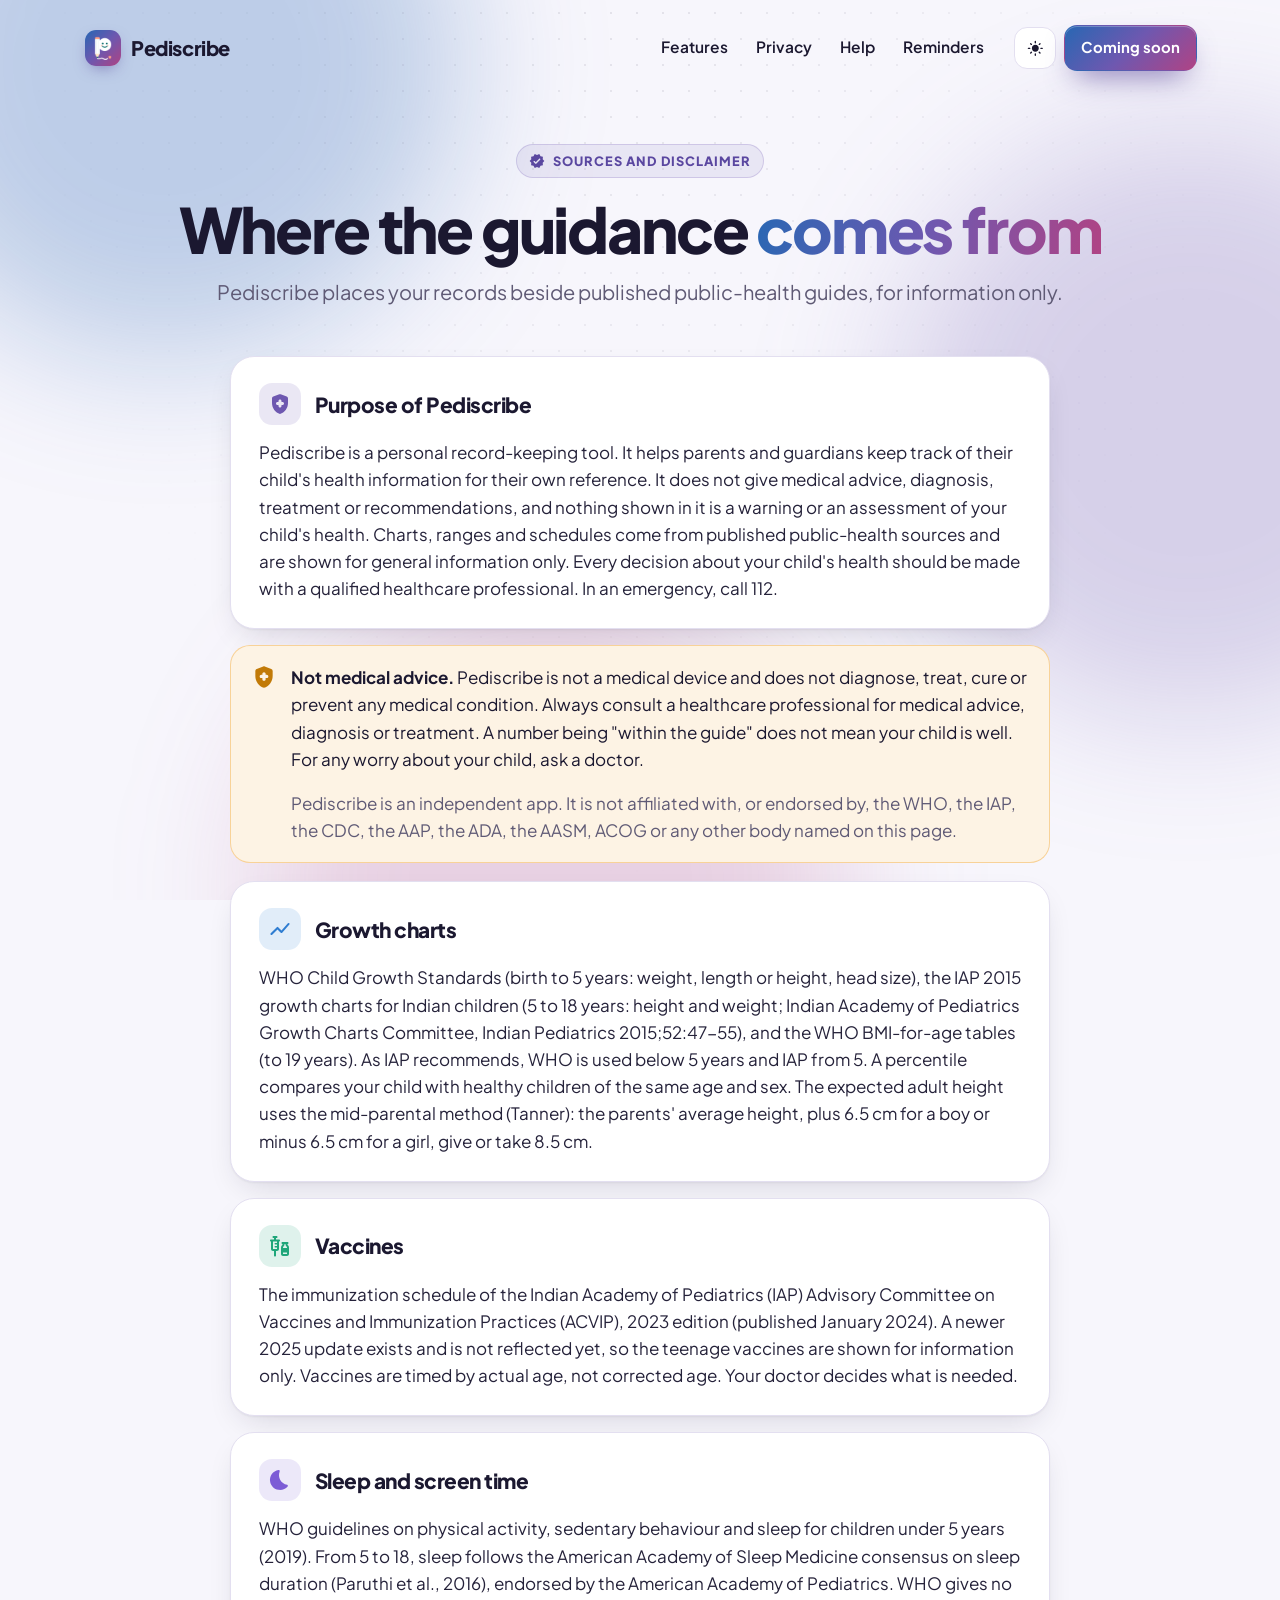
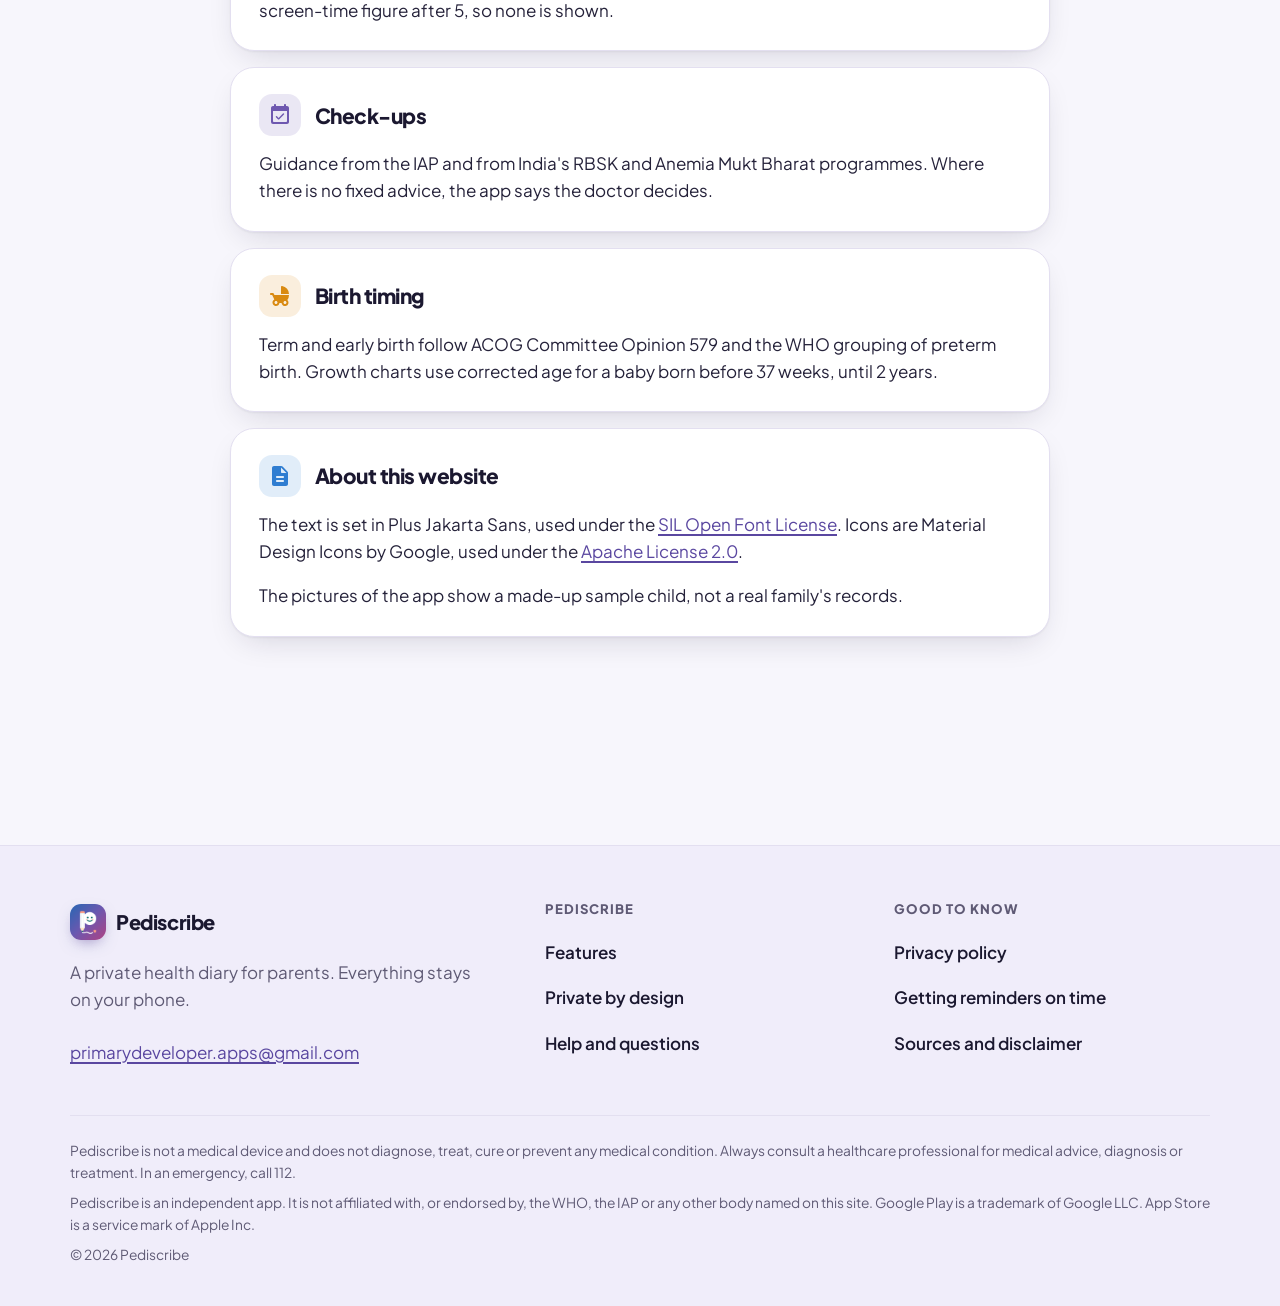
<file: sources.html>
<!doctype html>
<html lang="en" class="no-js">
<head>
  <meta charset="utf-8">
  <meta name="viewport" content="width=device-width, initial-scale=1">
  <title>Sources and disclaimer · Pediscribe</title>
  <meta name="description" content="Where Pediscribe's growth charts, vaccine schedule and guidance come from, and why Pediscribe is not medical advice.">
  <meta name="theme-color" content="#6e58b0">
  <meta property="og:title" content="Sources and disclaimer · Pediscribe">
  <meta property="og:description" content="Where Pediscribe's growth charts, vaccine schedule and guidance come from, and why Pediscribe is not medical advice.">
  <meta property="og:site_name" content="Pediscribe">
  <meta property="og:image" content="https://pediscribe.vercel.app/assets/img/og.jpg">
  <meta property="og:image:width" content="1200">
  <meta property="og:image:height" content="630">
  <meta property="og:image:alt" content="Pediscribe: every fever, dose and first step, kept safe on your phone. No account, works offline, no ads.">
  <meta name="twitter:card" content="summary_large_image">
  <link rel="icon" href="/assets/img/logo-32.png?v=3" sizes="32x32">
  <link rel="apple-touch-icon" href="/assets/img/logo-180.png?v=3">
  <link rel="preload" href="/assets/fonts/plus-jakarta-sans.woff2" as="font" type="font/woff2" crossorigin>
  <link rel="stylesheet" href="/assets/css/site.css?v=9">
  <script src="/assets/js/theme.js"></script>
  <script src="/assets/js/site.js?v=3" defer></script>
</head>
<body>
  <a class="skip" href="#main">Skip to content</a>
  <div class="ambient" aria-hidden="true"><i></i><i></i><i></i></div>

  <header class="nav">
    <div class="wrap">
      <div class="nav-inner">
        <a class="brand" href="/" aria-label="Pediscribe home"><img src="/assets/img/logo-192.png?v=3" alt="" width="36" height="36">Pediscribe</a>
        <nav class="nav-links" aria-label="Main">
          <a href="/#features">Features</a>
          <a href="/privacy">Privacy</a>
          <a href="/help">Help</a>
          <a href="/reminders">Reminders</a>
          <a class="menu-only" href="/#get">Coming soon</a>
        </nav>
        <div class="nav-tools">
          <button class="icon-btn theme-toggle" type="button" aria-label="Switch between light and dark">
            <svg class="icon icon-sun" aria-hidden="true"><use href="/assets/icons.svg#light_mode"/></svg>
            <svg class="icon icon-moon" aria-hidden="true"><use href="/assets/icons.svg#dark_mode"/></svg>
          </button>
          <a class="btn btn-primary btn-sm nav-cta" href="/#get">Coming soon</a>
          <button class="icon-btn menu-btn" type="button" aria-label="Menu" aria-expanded="false"><svg class="icon" aria-hidden="true"><use href="/assets/icons.svg#menu"/></svg></button>
        </div>
      </div>
    </div>
  </header>

  <main id="main">
    <section class="page-hero">
      <div class="wrap">
        <span class="eyebrow reveal"><svg class="icon" aria-hidden="true"><use href="/assets/icons.svg#verified"/></svg>Sources and disclaimer</span>
        <h1 class="reveal d1">Where the guidance <span class="grad-text">comes from</span></h1>
        <p class="lead reveal d2">Pediscribe places your records beside published public-health guides, for information only.</p>
      </div>
    </section>
    <section class="section">
      <div class="wrap doc">
        <article class="doc-card reveal">
          <h2><span class="tile c-brand"><svg class="icon" aria-hidden="true"><use href="/assets/icons.svg#health_and_safety"/></svg></span>Purpose of Pediscribe</h2>
          <p>Pediscribe is a personal record-keeping tool. It helps parents and guardians keep track of their child's health information for their own reference. It does not give medical advice, diagnosis, treatment or recommendations, and nothing shown in it is a warning or an assessment of your child's health. Charts, ranges and schedules come from published public-health sources and are shown for general information only. Every decision about your child's health should be made with a qualified healthcare professional. In an emergency, call 112.</p>
        </article>
        <div class="note reveal">
          <svg class="icon" aria-hidden="true"><use href="/assets/icons.svg#health_and_safety"/></svg>
          <div>
            <p><b>Not medical advice.</b> Pediscribe is not a medical device and does not diagnose, treat, cure or prevent any medical condition. Always consult a healthcare professional for medical advice, diagnosis or treatment. A number being "within the guide" does not mean your child is well. For any worry about your child, ask a doctor.</p>
            <p class="muted">Pediscribe is an independent app. It is not affiliated with, or endorsed by, the WHO, the IAP, the CDC, the AAP, the ADA, the AASM, ACOG or any other body named on this page.</p>
          </div>
        </div>
        <article class="doc-card reveal">
          <h2><span class="tile c-blue"><svg class="icon" aria-hidden="true"><use href="/assets/icons.svg#show_chart"/></svg></span>Growth charts</h2>
          <p>WHO Child Growth Standards (birth to 5 years: weight, length or height, head size), the IAP 2015 growth charts for Indian children (5 to 18 years: height and weight; Indian Academy of Pediatrics Growth Charts Committee, Indian Pediatrics 2015;52:47-55), and the WHO BMI-for-age tables (to 19 years). As IAP recommends, WHO is used below 5 years and IAP from 5. A percentile compares your child with healthy children of the same age and sex. The expected adult height uses the mid-parental method (Tanner): the parents' average height, plus 6.5 cm for a boy or minus 6.5 cm for a girl, give or take 8.5 cm.</p>
        </article>
        <article class="doc-card reveal">
          <h2><span class="tile c-green"><svg class="icon" aria-hidden="true"><use href="/assets/icons.svg#vaccines"/></svg></span>Vaccines</h2>
          <p>The immunization schedule of the Indian Academy of Pediatrics (IAP) Advisory Committee on Vaccines and Immunization Practices (ACVIP), 2023 edition (published January 2024). A newer 2025 update exists and is not reflected yet, so the teenage vaccines are shown for information only. Vaccines are timed by actual age, not corrected age. Your doctor decides what is needed.</p>
        </article>
        <article class="doc-card reveal">
          <h2><span class="tile c-violet"><svg class="icon" aria-hidden="true"><use href="/assets/icons.svg#bedtime"/></svg></span>Sleep and screen time</h2>
          <p>WHO guidelines on physical activity, sedentary behaviour and sleep for children under 5 years (2019). From 5 to 18, sleep follows the American Academy of Sleep Medicine consensus on sleep duration (Paruthi et al., 2016), endorsed by the American Academy of Pediatrics. WHO gives no screen-time figure after 5, so none is shown.</p>
        </article>
        <article class="doc-card reveal">
          <h2><span class="tile c-brand"><svg class="icon" aria-hidden="true"><use href="/assets/icons.svg#event_available"/></svg></span>Check-ups</h2>
          <p>Guidance from the IAP and from India's RBSK and Anemia Mukt Bharat programmes. Where there is no fixed advice, the app says the doctor decides.</p>
        </article>
        <article class="doc-card reveal">
          <h2><span class="tile c-gold"><svg class="icon" aria-hidden="true"><use href="/assets/icons.svg#child_friendly"/></svg></span>Birth timing</h2>
          <p>Term and early birth follow ACOG Committee Opinion 579 and the WHO grouping of preterm birth. Growth charts use corrected age for a baby born before 37 weeks, until 2 years.</p>
        </article>
        <article class="doc-card reveal">
          <h2><span class="tile c-blue"><svg class="icon" aria-hidden="true"><use href="/assets/icons.svg#description"/></svg></span>About this website</h2>
          <p>The text is set in Plus Jakarta Sans, used under the <a href="/assets/fonts/OFL.txt">SIL Open Font License</a>. Icons are Material Design Icons by Google, used under the <a href="/assets/ICONS-LICENSE.txt">Apache License 2.0</a>.</p>
          <p>The pictures of the app show a made-up sample child, not a real family's records.</p>
        </article>
      </div>
    </section>
  </main>

  <footer class="footer">
    <div class="wrap">
      <div class="footer-grid">
        <div>
          <a class="brand" href="/"><img src="/assets/img/logo-192.png?v=3" alt="" width="36" height="36">Pediscribe</a>
          <p class="muted tagline">A private health diary for parents. Everything stays on your phone.</p>
          <a href="mailto:primarydeveloper.apps@gmail.com">primarydeveloper.apps@gmail.com</a>
        </div>
        <div>
          <h4>Pediscribe</h4>
          <ul>
            <li><a href="/#features">Features</a></li>
            <li><a href="/#privacy">Private by design</a></li>
            <li><a href="/help">Help and questions</a></li>
          </ul>
        </div>
        <div>
          <h4>Good to know</h4>
          <ul>
            <li><a href="/privacy">Privacy policy</a></li>
            <li><a href="/reminders">Getting reminders on time</a></li>
            <li><a href="/sources">Sources and disclaimer</a></li>
          </ul>
        </div>
      </div>
      <div class="fine">
        <p>Pediscribe is not a medical device and does not diagnose, treat, cure or prevent any medical condition. Always consult a healthcare professional for medical advice, diagnosis or treatment. In an emergency, call 112.</p>
        <p>Pediscribe is an independent app. It is not affiliated with, or endorsed by, the WHO, the IAP or any other body named on this site. Google Play is a trademark of Google LLC. App Store is a service mark of Apple Inc.</p>
        <p>© 2026 Pediscribe</p>
      </div>
    </div>
  </footer>
</body>
</html>
</file>
<file: assets/css/site.css>
/* Pediscribe website. One stylesheet for every page. No external requests: the font, icons and pictures are all here. */

@font-face {
  font-family: "Jakarta";
  src: url("/assets/fonts/plus-jakarta-sans.woff2") format("woff2");
  font-weight: 200 800;
  font-display: swap;
}

/* ---------- Colour tokens: the app's own palette, the boys' blue to the girls' pink through violet ---------- */
:root {
  --primary: #6e58b0;
  --primary-2: #2867b3;
  --primary-deep: #4b3a8f;
  --coral: #ff7a59;
  --gold: #f2a93b;
  --violet: #7c5cd6;
  --blue: #2f7dd1;
  --green: #1fa67a;
  --rose: #d64f7a;

  --bg: #f7f6fc;
  --bg-2: #ece8f8;
  --card: #ffffff;
  --glass: rgba(255, 255, 255, 0.62);
  --glass-line: rgba(255, 255, 255, 0.8);
  --line: #e3dff0;
  --ink: #1b1830;
  --ink-soft: #5f5a75;
  --shadow: 0 1px 2px rgba(27, 24, 48, 0.05), 0 12px 32px -12px rgba(27, 24, 48, 0.18);
  --shadow-lg: 0 30px 80px -30px rgba(70, 50, 140, 0.4);
  --brand: linear-gradient(135deg, #2867b3 0%, #6e58b0 50%, #b04384 100%);
  --brand-text: linear-gradient(100deg, #2867b3 0%, #6e58b0 50%, #b04384 100%);
  --blob-a: rgba(40, 103, 179, 0.28);
  --blob-b: rgba(110, 88, 176, 0.24);
  --blob-c: rgba(176, 67, 132, 0.2);
  --link: #5a47a0;
  --radius: 24px;
  --radius-sm: 16px;
  color-scheme: light;
}

@media (prefers-color-scheme: dark) {
  :root:not([data-theme="light"]) {
    --bg: #0f0d18;
    --bg-2: #16132a;
    --card: #1c1930;
    --glass: rgba(28, 25, 48, 0.6);
    --glass-line: rgba(255, 255, 255, 0.08);
    --line: #2c2843;
    --ink: #eeebf8;
    --ink-soft: #a6a1bf;
    --shadow: 0 1px 2px rgba(0, 0, 0, 0.3), 0 12px 32px -12px rgba(0, 0, 0, 0.6);
    --shadow-lg: 0 30px 80px -30px rgba(0, 0, 0, 0.8);
    --brand-text: linear-gradient(100deg, #8fd3ff 0%, #c9b8ff 50%, #ffb3d1 100%);
    --blob-a: rgba(40, 103, 179, 0.22);
    --blob-b: rgba(110, 88, 176, 0.18);
    --blob-c: rgba(176, 67, 132, 0.12);
    --link: #c9b8ff;
    color-scheme: dark;
  }
}
:root[data-theme="dark"] {
  --bg: #0f0d18;
  --bg-2: #16132a;
  --card: #1c1930;
  --glass: rgba(28, 25, 48, 0.6);
  --glass-line: rgba(255, 255, 255, 0.08);
  --line: #2c2843;
  --ink: #eeebf8;
  --ink-soft: #a6a1bf;
  --shadow: 0 1px 2px rgba(0, 0, 0, 0.3), 0 12px 32px -12px rgba(0, 0, 0, 0.6);
  --shadow-lg: 0 30px 80px -30px rgba(0, 0, 0, 0.8);
  --brand-text: linear-gradient(100deg, #8fd3ff 0%, #c9b8ff 50%, #ffb3d1 100%);
  --blob-a: rgba(40, 103, 179, 0.22);
  --blob-b: rgba(110, 88, 176, 0.18);
  --blob-c: rgba(176, 67, 132, 0.12);
  --link: #c9b8ff;
  color-scheme: dark;
}

/* ---------- Base ---------- */
*,
*::before,
*::after {
  box-sizing: border-box;
}
html {
  -webkit-text-size-adjust: 100%;
  scroll-behavior: smooth;
  scroll-padding-top: 90px;
  overflow-x: clip;
}
body {
  margin: 0;
  font-family: "Jakarta", system-ui, -apple-system, "Segoe UI", Roboto, sans-serif;
  font-size: 1.0625rem;
  line-height: 1.6;
  color: var(--ink);
  background: var(--bg);
  overflow-x: clip;
  text-rendering: optimizeLegibility;
  -webkit-font-smoothing: antialiased;
}
img {
  max-width: 100%;
  display: block;
}
a {
  color: var(--link);
  text-decoration-thickness: 1.5px;
  text-underline-offset: 3px;
}
a:hover {
  color: var(--primary-2);
}
h1,
h2,
h3,
h4 {
  line-height: 1.12;
  letter-spacing: -0.025em;
  margin: 0 0 0.5em;
  font-weight: 800;
}
p {
  margin: 0 0 1em;
}
:focus-visible {
  outline: 3px solid var(--primary-2);
  outline-offset: 3px;
  border-radius: 8px;
}
.skip {
  position: absolute;
  left: -9999px;
  top: 8px;
  z-index: 100;
  background: var(--card);
  color: var(--ink);
  padding: 10px 16px;
  border-radius: 12px;
}
.skip:focus {
  left: 16px;
}
.icon {
  width: 1.25em;
  height: 1.25em;
  fill: currentColor;
  flex: none;
  vertical-align: -0.25em;
}
.wrap {
  width: 100%;
  max-width: 1180px;
  margin: 0 auto;
  padding: 0 20px;
}
@media (max-width: 480px) {
  .wrap {
    padding: 0 16px;
  }
}
.grad-text {
  background: var(--brand-text);
  -webkit-background-clip: text;
  background-clip: text;
  color: transparent;
}
.eyebrow {
  display: inline-flex;
  align-items: center;
  gap: 8px;
  font-size: 0.8rem;
  font-weight: 800;
  letter-spacing: 0.08em;
  text-transform: uppercase;
  color: var(--link);
  background: color-mix(in srgb, var(--primary) 10%, transparent);
  border: 1px solid color-mix(in srgb, var(--primary) 22%, transparent);
  padding: 6px 12px;
  border-radius: 999px;
}
.lead {
  font-size: clamp(1.08rem, 1.6vw, 1.25rem);
  color: var(--ink-soft);
  max-width: 60ch;
}
.muted {
  color: var(--ink-soft);
}

/* ---------- Moving colour in the background ---------- */
.ambient {
  position: fixed;
  inset: 0;
  z-index: -1;
  overflow: hidden;
  pointer-events: none;
}
.ambient i {
  position: absolute;
  width: 46vmax;
  height: 46vmax;
  border-radius: 50%;
  filter: blur(70px);
  animation: drift 26s ease-in-out infinite alternate;
}
.ambient i:nth-child(1) {
  background: var(--blob-a);
  top: -18vmax;
  left: -10vmax;
}
.ambient i:nth-child(2) {
  background: var(--blob-b);
  top: 10vmax;
  right: -16vmax;
  animation-duration: 32s;
  animation-delay: -8s;
}
.ambient i:nth-child(3) {
  background: var(--blob-c);
  bottom: -22vmax;
  left: 20vmax;
  animation-duration: 38s;
  animation-delay: -16s;
}
.ambient::after {
  /* a faint dot grid, for depth */
  content: "";
  position: absolute;
  inset: 0;
  background-image: radial-gradient(color-mix(in srgb, var(--ink) 9%, transparent) 1px, transparent 1px);
  background-size: 26px 26px;
  mask-image: radial-gradient(ellipse at 50% 0%, #000 0%, transparent 70%);
  -webkit-mask-image: radial-gradient(ellipse at 50% 0%, #000 0%, transparent 70%);
}
@keyframes drift {
  to {
    transform: translate(8vmax, 6vmax) scale(1.15);
  }
}

/* ---------- Header ---------- */
.nav {
  position: sticky;
  top: 0;
  z-index: 50;
  padding: 14px 0;
  transition: padding 0.3s ease;
}
.nav-inner {
  display: flex;
  align-items: center;
  gap: 18px;
  padding: 10px 12px 10px 14px;
  border-radius: 20px;
  border: 1px solid transparent;
  transition: background 0.3s ease, border-color 0.3s ease, box-shadow 0.3s ease;
}
.nav.scrolled {
  padding: 8px 0;
}
.nav.scrolled .nav-inner,
.nav.open .nav-inner {
  background: var(--glass);
  border-color: var(--glass-line);
  box-shadow: var(--shadow);
  backdrop-filter: blur(18px) saturate(1.4);
  -webkit-backdrop-filter: blur(18px) saturate(1.4);
}
.brand {
  display: inline-flex;
  align-items: center;
  gap: 10px;
  font-weight: 800;
  font-size: 1.25rem;
  letter-spacing: -0.02em;
  color: var(--ink);
  text-decoration: none;
  min-height: 40px; /* easy to tap */
}
.brand:hover {
  color: var(--ink);
}
.brand img {
  width: 36px;
  height: 36px;
  border-radius: 11px;
  box-shadow: 0 6px 16px -6px rgba(70, 50, 140, 0.6);
}
.nav-links {
  display: flex;
  align-items: center;
  gap: 4px;
  margin-left: auto;
}
.nav-links a {
  color: var(--ink);
  text-decoration: none;
  font-weight: 600;
  font-size: 0.97rem;
  padding: 8px 12px;
  border-radius: 12px;
}
.nav-links a:hover,
.nav-links a[aria-current="page"] {
  background: color-mix(in srgb, var(--primary) 12%, transparent);
  color: var(--ink);
}
.icon-btn {
  display: inline-grid;
  place-items: center;
  width: 42px;
  height: 42px;
  border-radius: 13px;
  border: 1px solid var(--line);
  background: var(--card);
  color: var(--ink);
  cursor: pointer;
}
.icon-btn:hover {
  border-color: var(--primary);
}
.theme-toggle .icon-moon,
:root[data-theme="dark"] .theme-toggle .icon-sun {
  display: none;
}
:root[data-theme="dark"] .theme-toggle .icon-moon {
  display: block;
}
@media (prefers-color-scheme: dark) {
  :root:not([data-theme="light"]) .theme-toggle .icon-sun {
    display: none;
  }
  :root:not([data-theme="light"]) .theme-toggle .icon-moon {
    display: block;
  }
}
.menu-btn {
  display: none;
}
/* In the phone menu only: on a phone the Get Pediscribe button in the bar is hidden. */
.nav-links .menu-only {
  display: none;
}
@media (max-width: 860px) {
  .menu-btn {
    display: inline-grid;
  }
  .nav-links {
    display: none;
    position: absolute;
    left: 16px;
    right: 16px;
    top: calc(100% - 4px);
    flex-direction: column;
    align-items: stretch;
    gap: 2px;
    padding: 10px;
    border-radius: 20px;
    background: var(--card);
    border: 1px solid var(--line);
    box-shadow: var(--shadow-lg);
  }
  .nav.open .nav-links {
    display: flex;
  }
  .nav-links a {
    padding: 12px 14px;
  }
  .nav-links .menu-only {
    display: block;
    color: var(--link);
    font-weight: 700;
  }
  .nav .nav-cta {
    display: none;
  }
  .nav-tools {
    margin-left: auto;
  }
}
.nav-tools {
  display: flex;
  gap: 8px;
  align-items: center;
}

/* ---------- Buttons ---------- */
.btn {
  display: inline-flex;
  align-items: center;
  justify-content: center;
  gap: 10px;
  font: inherit;
  font-weight: 700;
  font-size: 1rem;
  padding: 14px 22px;
  border-radius: 16px;
  border: 1px solid transparent;
  text-decoration: none;
  cursor: pointer;
  transition: transform 0.2s ease, box-shadow 0.2s ease, background 0.2s ease;
}
.btn:hover {
  transform: translateY(-2px);
}
.btn-primary {
  background: var(--brand);
  color: #fff;
  box-shadow: 0 14px 30px -12px rgba(70, 50, 140, 0.75), inset 0 1px 0 rgba(255, 255, 255, 0.25);
}
.btn-primary:hover {
  color: #fff;
  box-shadow: 0 20px 40px -14px rgba(70, 50, 140, 0.85), inset 0 1px 0 rgba(255, 255, 255, 0.25);
}
.btn-ghost {
  background: var(--glass);
  border-color: var(--line);
  color: var(--ink);
  backdrop-filter: blur(10px);
  -webkit-backdrop-filter: blur(10px);
}
.btn-ghost:hover {
  color: var(--ink);
  border-color: var(--primary);
}
.btn-sm {
  padding: 10px 16px;
  font-size: 0.93rem;
  border-radius: 13px;
}

/* ---------- Hero ---------- */
.hero {
  padding: 40px 0 40px;
  position: relative;
}
.hero-grid {
  display: grid;
  grid-template-columns: 1.05fr 1fr;
  align-items: center;
  gap: 40px;
}
.hero h1 {
  font-size: clamp(2.5rem, 6.2vw, 4.8rem);
  letter-spacing: -0.04em;
  margin: 18px 0 18px;
}
.hero .lead {
  margin-bottom: 28px;
}
.hero-actions {
  display: flex;
  flex-wrap: wrap;
  gap: 12px;
  align-items: center;
}
.trust {
  display: flex;
  flex-wrap: wrap;
  gap: 10px 22px;
  margin: 28px 0 0;
  padding: 0;
  list-style: none;
  color: var(--ink-soft);
  font-weight: 600;
  font-size: 0.95rem;
}
.trust li {
  display: inline-flex;
  align-items: center;
  gap: 8px;
}
.trust .icon {
  color: var(--green);
}
@media (max-width: 960px) {
  .hero-grid {
    grid-template-columns: 1fr;
    text-align: center;
  }
  .hero .lead {
    margin-left: auto;
    margin-right: auto;
  }
  .hero-actions,
  .trust {
    justify-content: center;
  }
}

/* The 3D stage: three phones, tilting with the pointer */
.stage {
  --rx: 0deg;
  --ry: 0deg;
  position: relative;
  height: 640px;
  perspective: 1600px;
  perspective-origin: 50% 40%;
}
.phones {
  position: absolute;
  inset: 0;
  transform-style: preserve-3d;
  transform: rotateX(var(--rx)) rotateY(var(--ry));
  transition: transform 0.12s linear;
}
.stage .phone {
  position: absolute;
  left: 50%;
  top: 50%;
  width: 280px;
  margin: -303px 0 0 -140px;
}
.stage .phone.p-center {
  transform: translateZ(70px);
  animation: bob 7s ease-in-out infinite;
}
.stage .phone.p-left {
  transform: translateX(-62%) translateZ(-70px) rotateY(24deg) scale(0.86);
  filter: saturate(0.95) brightness(0.97);
}
.stage .phone.p-right {
  transform: translateX(62%) translateZ(-70px) rotateY(-24deg) scale(0.86);
  filter: saturate(0.95) brightness(0.97);
}
/* On a phone, until it is tilted: a slow turn on their own (see site.js) */
.stage.sway .phones {
  animation: sway 9s ease-in-out infinite;
}
@keyframes sway {
  0%,
  100% {
    transform: rotateX(5deg) rotateY(-11deg);
  }
  50% {
    transform: rotateX(-3deg) rotateY(11deg);
  }
}
@keyframes bob {
  50% {
    transform: translateZ(70px) translateY(-12px);
  }
}
.floater {
  position: absolute;
  z-index: 2;
  display: flex;
  align-items: center;
  gap: 10px;
  padding: 10px 14px 10px 10px;
  border-radius: 18px;
  background: var(--glass);
  border: 1px solid var(--glass-line);
  box-shadow: var(--shadow-lg);
  backdrop-filter: blur(14px) saturate(1.5);
  -webkit-backdrop-filter: blur(14px) saturate(1.5);
  font-size: 0.86rem;
  line-height: 1.25;
  color: var(--ink);
  white-space: nowrap;
  animation: float 6s ease-in-out infinite;
}
.floater b {
  display: block;
  font-size: 0.92rem;
}
.floater span {
  color: var(--ink-soft);
}
.floater .tile {
  width: 38px;
  height: 38px;
  background: var(--c);
  color: #fff;
}
.f1 {
  top: 15%;
  left: -2%;
  transform: translateZ(160px);
}
.f2 {
  top: 54%;
  right: -4%;
  transform: translateZ(180px);
  animation-delay: -2s;
}
.f3 {
  bottom: 6%;
  left: 4%;
  transform: translateZ(140px);
  animation-delay: -4s;
}
@keyframes float {
  50% {
    translate: 0 -10px;
  }
}
@media (max-width: 960px) {
  .stage {
    height: 560px;
    margin-top: 10px;
  }
  .stage .phone {
    width: 240px;
    margin: -260px 0 0 -120px;
  }
  .f1 {
    left: 2%;
  }
  .f2 {
    right: 2%;
  }
}
@media (max-width: 520px) {
  .stage {
    height: 470px;
  }
  .stage .phone {
    width: 200px;
    margin: -217px 0 0 -100px;
  }
  .stage .phone.p-left {
    transform: translateX(-52%) translateZ(-90px) rotateY(26deg) scale(0.8);
  }
  .stage .phone.p-right {
    transform: translateX(52%) translateZ(-90px) rotateY(-26deg) scale(0.8);
  }
  .floater {
    font-size: 0.78rem;
    padding: 8px 12px 8px 8px;
  }
  .floater .tile {
    width: 32px;
    height: 32px;
  }
  /* In from the edges: their depth (translateZ) brings them forward and outward, past the screen edge otherwise */
  .f1 {
    top: 8%;
    left: 9%;
  }
  .f2 {
    right: 9%;
    top: 58%;
  }
  .f3 {
    display: none;
  }
}

/* ---------- A phone, drawn in CSS around a picture of the app ---------- */
.phone {
  position: relative;
  aspect-ratio: 9 / 19.5;
  padding: 9px;
  border-radius: 44px;
  background: linear-gradient(150deg, #34304a 0%, #121019 55%, #2a2640 100%);
  box-shadow: inset 0 0 0 1.5px rgba(255, 255, 255, 0.14), inset 0 0 0 5px #0c0a12, 0 50px 90px -30px rgba(40, 30, 80, 0.55),
    0 18px 36px -18px rgba(0, 0, 0, 0.45);
  transform-style: preserve-3d;
}
.phone img {
  width: 100%;
  height: 100%;
  object-fit: cover;
  object-position: top;
  border-radius: 36px;
  background: #ece8f8;
}
.phone::before {
  /* the front camera */
  content: "";
  position: absolute;
  top: 19px;
  left: 50%;
  width: 11px;
  height: 11px;
  margin-left: -5.5px;
  border-radius: 50%;
  background: #0a0f10;
  box-shadow: inset 0 0 0 2px #1f1b30;
  z-index: 2;
}
.phone::after {
  /* a soft glass reflection */
  content: "";
  position: absolute;
  inset: 9px;
  border-radius: 36px;
  background: linear-gradient(115deg, rgba(255, 255, 255, 0.22) 0%, rgba(255, 255, 255, 0) 32%, rgba(255, 255, 255, 0) 70%, rgba(255, 255, 255, 0.06) 100%);
  pointer-events: none;
}

/* ---------- Things you can track: a slow moving ribbon ---------- */
.ribbon {
  padding: 26px 0 10px;
  mask-image: linear-gradient(90deg, transparent, #000 10%, #000 90%, transparent);
  -webkit-mask-image: linear-gradient(90deg, transparent, #000 10%, #000 90%, transparent);
  overflow: hidden;
}
.ribbon-track {
  display: flex;
  gap: 12px;
  width: max-content;
  animation: marquee 48s linear infinite;
}
.ribbon:hover .ribbon-track {
  animation-play-state: paused;
}
.chip {
  display: inline-flex;
  align-items: center;
  gap: 8px;
  padding: 10px 16px;
  border-radius: 999px;
  background: var(--card);
  border: 1px solid var(--line);
  font-weight: 700;
  font-size: 0.95rem;
  white-space: nowrap;
  box-shadow: var(--shadow);
}
.ribbon-set {
  display: flex;
  gap: 12px;
  list-style: none;
  margin: 0;
  padding: 0;
}
.chip .icon {
  color: var(--c, var(--primary));
}
.more-link {
  text-align: center;
  margin-top: 12px;
}
.hero-actions.center {
  justify-content: center;
}
.tagline {
  margin-top: 12px;
  max-width: 34ch;
}
@keyframes marquee {
  to {
    transform: translateX(-50%);
  }
}

/* ---------- Sections ---------- */
section {
  position: relative;
}
.section {
  padding: 96px 0;
}
.section-head {
  max-width: 760px;
  margin: 0 auto 48px;
  text-align: center;
}
.section-head h2 {
  font-size: clamp(2rem, 4.4vw, 3.2rem);
  margin-top: 16px;
}
.section-head .lead {
  margin: 0 auto;
}
@media (max-width: 640px) {
  .section {
    padding: 64px 0;
  }
}

/* A coloured square holding an icon */
.tile {
  display: grid;
  place-items: center;
  width: 46px;
  height: 46px;
  border-radius: 14px;
  color: var(--c, var(--primary));
  background: color-mix(in srgb, var(--c, var(--primary)) 14%, transparent);
  flex: none;
}
.tile .icon {
  width: 24px;
  height: 24px;
  vertical-align: 0;
}
.c-brand {
  --c: var(--primary);
}
.c-coral {
  --c: var(--coral);
}
.c-gold {
  --c: #d98a12;
}
.c-violet {
  --c: var(--violet);
}
.c-blue {
  --c: var(--blue);
}
.c-green {
  --c: var(--green);
}
.c-rose {
  --c: var(--rose);
}

/* ---------- Bento grid of features ---------- */
.bento {
  display: grid;
  grid-template-columns: repeat(6, 1fr);
  gap: 18px;
}
.card {
  position: relative;
  background: var(--card);
  border: 1px solid var(--line);
  border-radius: var(--radius);
  padding: 26px;
  box-shadow: var(--shadow);
  overflow: hidden;
  transform-style: preserve-3d;
  transition: transform 0.25s ease, box-shadow 0.25s ease, border-color 0.25s ease;
}
.card:hover {
  border-color: color-mix(in srgb, var(--c, var(--primary)) 45%, var(--line));
  box-shadow: var(--shadow-lg);
}
.card h3 {
  font-size: 1.3rem;
  margin: 16px 0 8px;
}
.card p {
  color: var(--ink-soft);
  margin: 0;
  font-size: 1rem;
}
.card::before {
  /* a soft colour wash in the corner, from the card's own colour */
  content: "";
  position: absolute;
  width: 260px;
  height: 260px;
  right: -90px;
  top: -110px;
  border-radius: 50%;
  background: radial-gradient(circle, color-mix(in srgb, var(--c, var(--primary)) 18%, transparent), transparent 70%);
  pointer-events: none;
}
.span-2 {
  grid-column: span 2;
}
.span-3 {
  grid-column: span 3;
}
.span-4 {
  grid-column: span 4;
}
@media (max-width: 1000px) {
  .bento {
    grid-template-columns: repeat(2, 1fr);
  }
  .span-2,
  .span-3 {
    grid-column: span 1;
  }
  .span-4 {
    grid-column: span 2;
  }
}
@media (max-width: 640px) {
  .bento {
    grid-template-columns: 1fr;
  }
  .span-4 {
    grid-column: span 1;
  }
}

/* The big card: text and a phone that leans out of it */
.card-split {
  display: grid;
  grid-template-columns: 1.1fr 0.9fr;
  gap: 18px;
  padding-bottom: 0;
}
.card-split .text {
  padding-bottom: 26px;
}
.card-split .peek {
  position: relative;
  min-height: 300px;
  perspective: 1000px;
}
.card-split .peek .phone {
  position: absolute;
  width: 210px;
  left: 50%;
  margin-left: -105px;
  top: 0;
  transform: rotateX(14deg) rotateZ(-4deg);
  transform-origin: 50% 0;
}
@media (max-width: 640px) {
  .card-split {
    grid-template-columns: 1fr;
  }
}
.ticks {
  list-style: none;
  padding: 0;
  margin: 16px 0 0;
  display: grid;
  gap: 8px;
}
.ticks li {
  display: flex;
  gap: 10px;
  align-items: flex-start;
  color: var(--ink);
  font-size: 0.98rem;
}
.ticks .icon {
  color: var(--green);
  margin-top: 3px;
}

/* A reminder, drawn the way the phone shows it: private by default */
.notif {
  margin-top: 18px;
  border-radius: 18px;
  padding: 12px 14px;
  background: color-mix(in srgb, var(--ink) 5%, var(--card));
  border: 1px solid var(--line);
  font-size: 0.9rem;
  transform: translateZ(30px);
}
.notif-top {
  display: flex;
  align-items: center;
  gap: 8px;
  color: var(--ink-soft);
  font-size: 0.78rem;
  font-weight: 600;
}
.notif-top img {
  width: 18px;
  height: 18px;
  border-radius: 5px;
}
.notif b {
  display: block;
  margin-top: 6px;
}
.notif .acts {
  display: flex;
  gap: 18px;
  margin-top: 8px;
  color: var(--link); /* readable on the card in light and dark */
  font-weight: 800;
  font-size: 0.85rem;
}

/* Little drawings inside cards */
.mini-bars {
  display: flex;
  align-items: flex-end;
  gap: 8px;
  height: 84px;
  margin-top: 20px;
}
.mini-bars i {
  flex: 1;
  border-radius: 8px 8px 4px 4px;
  background: linear-gradient(180deg, var(--violet), color-mix(in srgb, var(--violet) 55%, transparent));
  transform-origin: bottom;
  animation: grow 1.2s cubic-bezier(0.2, 0.8, 0.2, 1) both;
}
.mini-bars i:nth-child(1) {
  height: 62%;
}
.mini-bars i:nth-child(2) {
  height: 80%;
  animation-delay: 0.08s;
}
.mini-bars i:nth-child(3) {
  height: 55%;
  animation-delay: 0.16s;
}
.mini-bars i:nth-child(4) {
  height: 90%;
  animation-delay: 0.24s;
}
.mini-bars i:nth-child(5) {
  height: 72%;
  animation-delay: 0.32s;
}
.mini-bars i:nth-child(6) {
  height: 85%;
  animation-delay: 0.4s;
}
.mini-bars i:nth-child(7) {
  height: 68%;
  animation-delay: 0.48s;
}
@keyframes grow {
  from {
    transform: scaleY(0.1);
  }
}
.mini-chart {
  width: 100%;
  height: 110px;
  margin-top: 16px;
}
.mini-chart .band {
  fill: color-mix(in srgb, var(--green) 14%, transparent);
}
.mini-chart .line {
  fill: none;
  stroke: var(--green);
  stroke-width: 3;
  stroke-linecap: round;
  stroke-dasharray: 400;
  stroke-dashoffset: 400;
}
.in .mini-chart .line,
.mini-chart.in .line {
  animation: draw 1.8s 0.2s cubic-bezier(0.3, 0.7, 0.2, 1) forwards;
}
.mini-chart .dot {
  fill: var(--card);
  stroke: var(--green);
  stroke-width: 3;
}
@keyframes draw {
  to {
    stroke-dashoffset: 0;
  }
}
.doses {
  display: flex;
  gap: 8px;
  margin-top: 18px;
  flex-wrap: wrap;
}
.doses span {
  display: inline-flex;
  align-items: center;
  gap: 6px;
  padding: 6px 10px;
  border-radius: 10px;
  font-size: 0.82rem;
  font-weight: 700;
  background: color-mix(in srgb, var(--green) 12%, transparent);
  color: var(--green);
}
.doses span.next {
  background: color-mix(in srgb, var(--violet) 12%, transparent);
  color: var(--violet);
}
.stack3d {
  position: relative;
  height: 120px;
  margin-top: 14px;
  perspective: 700px;
}
.stack3d i {
  position: absolute;
  left: 50%;
  top: 6px;
  width: 92px;
  height: 112px;
  margin-left: -46px;
  border-radius: 10px;
  background: var(--card);
  border: 1px solid var(--line);
  box-shadow: var(--shadow);
  background-image: linear-gradient(var(--line) 2px, transparent 2px);
  background-size: 70% 14px;
  background-position: 12px 26px;
  background-repeat: repeat-y;
  transition: transform 0.5s cubic-bezier(0.2, 0.8, 0.2, 1);
}
.stack3d i:nth-child(1) {
  transform: rotateY(-28deg) translateX(-40px) translateZ(-30px);
}
.stack3d i:nth-child(2) {
  transform: rotateY(-14deg) translateX(-12px) translateZ(-10px);
}
.stack3d i:nth-child(3) {
  transform: rotateY(0deg) translateX(20px) translateZ(10px);
  border-top: 14px solid var(--rose);
}
.card:hover .stack3d i:nth-child(1) {
  transform: rotateY(-34deg) translateX(-70px) translateZ(-30px);
}
.card:hover .stack3d i:nth-child(3) {
  transform: rotateY(6deg) translateX(46px) translateZ(20px);
}

/* ---------- Spotlights: a phone pair with words beside them ---------- */
.spot {
  display: grid;
  grid-template-columns: 1fr 1fr;
  align-items: center;
  gap: 56px;
}
.spot + .spot {
  margin-top: 110px;
}
.spot.flip .spot-media {
  order: 2;
}
.spot h2 {
  font-size: clamp(1.9rem, 3.8vw, 2.8rem);
  margin-top: 16px;
}
.spot-media {
  --p: 1;
  position: relative;
  height: 560px;
  perspective: 1400px;
}
.spot-media .phone {
  position: absolute;
  width: 250px;
  top: 50%;
  left: 50%;
  margin: -271px 0 0 -125px;
  transition: transform 0.1s linear;
}
.spot-media .phone.a {
  transform: translateX(calc(-30% - 40px * var(--p))) rotateY(calc(16deg + 10deg * var(--p))) translateZ(-40px);
}
.spot-media .phone.b {
  transform: translateX(calc(30% + 40px * var(--p))) rotateY(calc(-16deg - 10deg * var(--p))) translateZ(40px);
}
.spot-media .glow {
  position: absolute;
  inset: 12% 10%;
  border-radius: 50%;
  background: radial-gradient(circle, var(--blob-a), transparent 65%);
  filter: blur(20px);
}
/* ---------- Phones and tablets: two tablets, each child in their own colour ---------- */
.tablets {
  display: grid;
  grid-template-columns: 1.2fr 1fr;
  align-items: center;
  gap: 56px;
}
.tablet-stage {
  position: relative;
  padding-bottom: 12%;
}
.tablet {
  padding: 10px;
  border-radius: 28px;
  background: linear-gradient(150deg, #34304a 0%, #121019 55%, #2a2640 100%);
  box-shadow: inset 0 0 0 1.5px rgba(255, 255, 255, 0.14), 0 40px 80px -30px rgba(40, 30, 80, 0.55);
}
.tablet img {
  display: block;
  width: 100%;
  height: auto;
  border-radius: 19px;
}
.tablet.b {
  position: absolute;
  width: 70%;
  right: -4%;
  bottom: 0;
}
.tablet.a {
  width: 86%;
}
.tablets .chips {
  display: flex;
  flex-wrap: wrap;
  gap: 10px;
  margin-top: 22px;
}
.swatch {
  display: inline-flex;
  align-items: center;
  gap: 8px;
  padding: 7px 14px;
  border-radius: 999px;
  background: var(--card);
  border: 1px solid var(--line);
  font-weight: 600;
  font-size: 0.92rem;
}
.swatch i {
  width: 14px;
  height: 14px;
  border-radius: 50%;
}
@media (max-width: 900px) {
  .tablets {
    grid-template-columns: 1fr;
    gap: 36px;
  }
}

.points {
  list-style: none;
  padding: 0;
  margin: 26px 0 0;
  display: grid;
  gap: 16px;
}
.points li {
  display: flex;
  gap: 14px;
  align-items: flex-start;
}
.points .tile {
  width: 40px;
  height: 40px;
  border-radius: 12px;
}
.points .tile .icon {
  width: 21px;
  height: 21px;
}
.points b {
  display: block;
  font-size: 1.05rem;
}
.points span {
  color: var(--ink-soft);
  font-size: 0.98rem;
}
@media (max-width: 900px) {
  .spot {
    grid-template-columns: 1fr;
    gap: 24px;
  }
  .spot.flip .spot-media {
    order: 0;
  }
  .spot-media {
    height: 470px;
  }
  .spot-media .phone {
    width: 210px;
    margin: -228px 0 0 -105px;
  }
  .spot + .spot {
    margin-top: 72px;
  }
}
@media (max-width: 900px) {
  .spot-media .phone.a {
    transform: translateX(calc(-24% - 12px * var(--p))) rotateY(calc(14deg + 6deg * var(--p))) translateZ(-40px);
  }
  .spot-media .phone.b {
    transform: translateX(calc(24% + 12px * var(--p))) rotateY(calc(-14deg - 6deg * var(--p))) translateZ(40px);
  }
}
@media (max-width: 420px) {
  .spot-media {
    height: 400px;
  }
  .spot-media .phone {
    width: 178px;
    margin: -193px 0 0 -89px;
  }
}

/* ---------- Privacy band ---------- */
.band {
  margin: 0 20px;
  border-radius: 40px;
  padding: 88px 0;
  color: #f1eefb;
  background: radial-gradient(ellipse at 20% 0%, rgba(143, 211, 255, 0.22), transparent 50%),
    radial-gradient(ellipse at 100% 100%, rgba(176, 67, 132, 0.38), transparent 55%), linear-gradient(140deg, #23356e 0%, #2a1f52 60%, #1a1430 100%);
  overflow: hidden;
  position: relative;
}
@media (max-width: 640px) {
  .band {
    margin: 0 10px;
    border-radius: 28px;
    padding: 64px 0;
  }
}
.band a {
  color: #e2d8ff;
}
.band .eyebrow {
  color: #e2d8ff;
  background: rgba(226, 216, 255, 0.1);
  border-color: rgba(226, 216, 255, 0.25);
}
.band .lead {
  color: rgba(241, 238, 251, 0.78);
}
.band-grid {
  display: grid;
  grid-template-columns: 1.1fr 0.9fr;
  gap: 48px;
  align-items: center;
}
.band h2 {
  font-size: clamp(2rem, 4.4vw, 3.3rem);
  margin-top: 16px;
}
.shorts {
  list-style: none;
  padding: 0;
  margin: 28px 0;
  display: grid;
  grid-template-columns: 1fr 1fr;
  gap: 12px;
}
.shorts li {
  display: flex;
  gap: 12px;
  align-items: center;
  padding: 14px 16px;
  border-radius: 18px;
  background: rgba(255, 255, 255, 0.06);
  border: 1px solid rgba(255, 255, 255, 0.1);
  font-weight: 600;
  font-size: 0.98rem;
}
.shorts .icon {
  color: #e2d8ff;
  width: 22px;
  height: 22px;
}
@media (max-width: 900px) {
  .band-grid {
    grid-template-columns: 1fr;
  }
}
@media (max-width: 560px) {
  .shorts {
    grid-template-columns: 1fr;
  }
}
/* A lock made of layered glass panes, turning slowly */
.vault {
  --rx: -14deg;
  --ry: 24deg;
  position: relative;
  height: 380px;
  perspective: 1100px;
}
.vault-body {
  position: absolute;
  left: 50%;
  top: 50%;
  width: 230px;
  height: 230px;
  margin: -115px 0 0 -115px;
  transform-style: preserve-3d;
  transform: rotateX(var(--rx)) rotateY(var(--ry));
  animation: spin 16s ease-in-out infinite alternate;
}
.vault-body i {
  position: absolute;
  inset: 0;
  border-radius: 46px;
  border: 1px solid rgba(226, 216, 255, 0.35);
  background: linear-gradient(140deg, rgba(226, 216, 255, 0.16), rgba(124, 92, 214, 0.1));
  box-shadow: inset 0 0 40px rgba(226, 216, 255, 0.08);
}
.vault-body i:nth-child(1) {
  transform: translateZ(-60px);
  opacity: 0.45;
}
.vault-body i:nth-child(2) {
  transform: translateZ(-30px);
  opacity: 0.65;
}
.vault-body i:nth-child(3) {
  transform: translateZ(0);
}
.vault-body i:nth-child(4) {
  transform: translateZ(30px);
  background: linear-gradient(140deg, rgba(40, 103, 179, 0.85), rgba(176, 67, 132, 0.85));
  border-color: rgba(226, 216, 255, 0.6);
  display: grid;
  place-items: center;
}
.vault-body i:nth-child(4) .icon {
  width: 96px;
  height: 96px;
  color: #fff;
  filter: drop-shadow(0 10px 18px rgba(0, 0, 0, 0.3));
}
.vault-body i:nth-child(5) {
  transform: translateZ(70px) scale(0.42) translate(120px, -120px);
  border-radius: 999px;
  background: rgba(255, 255, 255, 0.9);
  display: grid;
  place-items: center;
}
.vault-body i:nth-child(5) .icon {
  width: 90px;
  height: 90px;
  color: var(--green);
}
@keyframes spin {
  from {
    transform: rotateX(-10deg) rotateY(-26deg);
  }
  to {
    transform: rotateX(-16deg) rotateY(26deg);
  }
}
.zeros {
  display: grid;
  grid-template-columns: repeat(4, 1fr);
  gap: 12px;
  margin-top: 56px;
}
.zeros div {
  text-align: center;
  padding: 18px 10px;
  border-radius: 20px;
  background: rgba(255, 255, 255, 0.05);
  border: 1px solid rgba(255, 255, 255, 0.08);
}
.zeros b {
  display: block;
  font-size: clamp(1.8rem, 3.6vw, 2.6rem);
  letter-spacing: -0.03em;
  line-height: 1.1;
  background: linear-gradient(180deg, #ffffff, #e2d8ff);
  -webkit-background-clip: text;
  background-clip: text;
  color: transparent;
}
.zeros span {
  font-size: 0.9rem;
  color: rgba(241, 238, 251, 0.75);
}
@media (max-width: 640px) {
  .zeros {
    grid-template-columns: repeat(2, 1fr);
  }
}

/* ---------- Steps ---------- */
.steps {
  display: grid;
  grid-template-columns: repeat(3, 1fr);
  gap: 18px;
  counter-reset: step;
}
.step {
  counter-increment: step;
}
.step::after {
  content: counter(step, decimal-leading-zero);
  position: absolute;
  right: 20px;
  top: 14px;
  font-size: 3.4rem;
  font-weight: 800;
  letter-spacing: -0.04em;
  color: color-mix(in srgb, var(--c, var(--primary)) 16%, transparent);
}
@media (max-width: 860px) {
  .steps {
    grid-template-columns: 1fr;
  }
}

/* ---------- Questions (native, keyboard friendly) ---------- */
.faq {
  max-width: 860px;
  margin: 0 auto;
  display: grid;
  gap: 12px;
}
.faq details {
  background: var(--card);
  border: 1px solid var(--line);
  border-radius: 20px;
  box-shadow: var(--shadow);
  transition: border-color 0.2s ease;
}
.faq details[open] {
  border-color: color-mix(in srgb, var(--primary) 40%, var(--line));
}
.faq summary {
  list-style: none;
  cursor: pointer;
  display: flex;
  align-items: center;
  gap: 14px;
  padding: 18px 20px;
  font-weight: 700;
  font-size: 1.05rem;
}
.faq summary::-webkit-details-marker {
  display: none;
}
.faq summary .icon {
  margin-left: auto;
  color: var(--ink-soft);
  transition: transform 0.25s ease;
}
.faq details[open] summary .icon {
  transform: rotate(180deg);
  color: var(--primary);
}
.faq .answer {
  padding: 0 20px 20px;
  color: var(--ink-soft);
}
.faq .answer p:last-child {
  margin: 0;
}
.faq-group {
  margin: 40px 0 14px;
  display: flex;
  align-items: center;
  gap: 10px;
  font-size: 0.85rem;
  letter-spacing: 0.08em;
  text-transform: uppercase;
  font-weight: 800;
  color: var(--ink-soft);
}
.faq-group .icon {
  color: var(--c);
}

/* ---------- Final call and footer ---------- */
/* ---------- The store badge, in the store's own black ---------- */
.stores {
  display: flex;
  flex-wrap: wrap;
  justify-content: center;
  gap: 12px;
  margin: 26px 0 6px;
}
.store-badge {
  display: inline-flex;
  align-items: center;
  gap: 12px;
  padding: 10px 22px 10px 16px;
  border-radius: 14px;
  background: #000000;
  color: #ffffff;
  border: 1px solid rgba(255, 255, 255, 0.28);
  text-align: left;
  line-height: 1.15;
}
.store-badge .play {
  width: 28px;
  height: 30px;
}
.store-badge .apple {
  width: 26px;
  height: 28px;
}
.store-badge small {
  display: block;
  font-size: 0.78rem;
  letter-spacing: 0.04em;
  text-transform: uppercase;
  opacity: 0.85;
}
.store-badge b {
  font-size: 1.3rem;
  font-weight: 600;
}

.cta {
  text-align: center;
  padding: 72px 24px;
  border-radius: 36px;
  background: var(--card);
  border: 1px solid var(--line);
  box-shadow: var(--shadow-lg);
  position: relative;
  overflow: hidden;
}
.cta::before {
  content: "";
  position: absolute;
  inset: -40%;
  background: conic-gradient(from 0deg, transparent, color-mix(in srgb, var(--primary) 14%, transparent), transparent 30%, color-mix(in srgb, var(--violet) 12%, transparent), transparent 60%);
  animation: turn 18s linear infinite;
}
.cta > * {
  position: relative;
}
.cta h2 {
  font-size: clamp(2rem, 4.6vw, 3.4rem);
}
.cta .lead {
  margin: 0 auto 28px;
}
@keyframes turn {
  to {
    transform: rotate(1turn);
  }
}
.footer {
  margin-top: 96px;
  padding: 56px 0 40px;
  border-top: 1px solid var(--line);
  background: color-mix(in srgb, var(--bg-2) 60%, transparent);
}
.footer-grid {
  display: grid;
  grid-template-columns: 1.4fr 1fr 1fr;
  gap: 32px;
}
.footer h4 {
  font-size: 0.82rem;
  letter-spacing: 0.08em;
  text-transform: uppercase;
  color: var(--ink-soft);
  margin-bottom: 14px;
}
.footer ul {
  list-style: none;
  padding: 0;
  margin: 0;
  display: grid;
  gap: 0;
}
/* Links that stand on their own line are at least 40px tall, easy to tap on a phone. Links inside a sentence stay as
   they are. The footer's by padding, so one that wraps to two lines stays apart from the next. */
.footer ul a,
.footer .tagline + a {
  display: inline-block;
  padding-block: 9px;
}
.more-link a,
.band .reveal > a {
  display: inline-flex;
  align-items: center;
  gap: 6px;
  min-height: 40px;
}
.footer ul a {
  color: var(--ink);
  text-decoration: none;
  font-weight: 600;
}
.footer ul a:hover {
  color: var(--primary);
}
.footer .fine {
  margin-top: 40px;
  padding-top: 24px;
  border-top: 1px solid var(--line);
  font-size: 0.86rem;
  color: var(--ink-soft);
  display: grid;
  gap: 8px;
}
.footer .fine p {
  margin: 0;
}
@media (max-width: 760px) {
  .footer-grid {
    grid-template-columns: 1fr 1fr;
  }
  .footer-grid > :first-child {
    grid-column: span 2;
  }
}

/* ---------- Inner pages (privacy, help, sources, reminders) ---------- */
.page-hero {
  padding: 48px 0 24px;
  text-align: center;
}
.page-hero h1 {
  font-size: clamp(2.3rem, 5.4vw, 3.9rem);
  margin: 16px 0 12px;
  letter-spacing: -0.035em;
}
.page-hero .lead {
  margin: 0 auto;
}
.page-hero + .section {
  padding-top: 24px;
}
.doc {
  max-width: 860px;
  margin: 0 auto;
}
.doc-card {
  background: var(--card);
  border: 1px solid var(--line);
  border-radius: var(--radius);
  padding: 26px 28px;
  margin-bottom: 16px;
  box-shadow: var(--shadow);
}
.doc-card h2 {
  display: flex;
  align-items: center;
  gap: 14px;
  font-size: 1.3rem;
  margin-bottom: 14px;
}
.doc-card h2 .tile {
  width: 42px;
  height: 42px;
  border-radius: 13px;
}
.doc-card ul {
  margin: 0 0 1em;
  padding-left: 1.2em;
}
.doc-card li {
  margin-bottom: 8px;
}
.doc-card p:last-child,
.doc-card ul:last-child {
  margin-bottom: 0;
}
.doc-card p,
.doc-card li {
  color: color-mix(in srgb, var(--ink) 85%, var(--ink-soft));
}
@media (max-width: 520px) {
  .doc-card {
    padding: 20px 18px;
  }
}
.summary-card {
  background: var(--brand);
  color: #fff;
  border-radius: var(--radius);
  padding: 28px;
  margin-bottom: 22px;
  box-shadow: var(--shadow-lg);
}
.summary-card h2 {
  font-size: 1.5rem;
  display: flex;
  gap: 12px;
  align-items: center;
}
.summary-card ul {
  list-style: none;
  padding: 0;
  margin: 12px 0 0;
  display: grid;
  gap: 10px;
}
.summary-card li {
  display: flex;
  gap: 12px;
  align-items: center;
  font-weight: 600;
}
.version-line {
  text-align: center;
  color: var(--ink-soft);
  font-size: 0.92rem;
  margin-top: 24px;
}
.note {
  display: flex;
  gap: 14px;
  align-items: flex-start;
  padding: 18px 20px;
  border-radius: 20px;
  background: color-mix(in srgb, var(--gold) 14%, var(--card));
  border: 1px solid color-mix(in srgb, var(--gold) 45%, transparent);
  margin-bottom: 18px;
}
.note .icon {
  color: #c27a07;
  width: 26px;
  height: 26px;
}
.note p:last-child {
  margin: 0;
}
.brands {
  display: grid;
  grid-template-columns: repeat(2, 1fr);
  gap: 16px;
}
@media (max-width: 760px) {
  .brands {
    grid-template-columns: 1fr;
  }
}
.brands .doc-card {
  margin: 0;
}
.brands h3 {
  font-size: 1.15rem;
  margin-bottom: 10px;
}
.brands ol {
  margin: 0;
  padding-left: 1.3em;
}
.brands li {
  margin-bottom: 6px;
}
.path {
  font-weight: 700;
  color: var(--ink);
}
.contact {
  display: flex;
  align-items: center;
  gap: 16px;
  flex-wrap: wrap;
  max-width: 860px;
  margin: 40px auto 0;
  padding: 22px 24px;
  border-radius: var(--radius);
  background: color-mix(in srgb, var(--primary) 10%, var(--card));
  border: 1px solid color-mix(in srgb, var(--primary) 25%, transparent);
}
.contact div {
  flex: 1;
  min-width: 220px;
}
.contact b {
  display: block;
  font-size: 1.1rem;
}
.notfound {
  min-height: 60vh;
  display: grid;
  place-items: center;
  text-align: center;
}
.notfound b {
  display: block;
  font-size: clamp(5rem, 16vw, 9rem);
  line-height: 1;
  letter-spacing: -0.06em;
}

/* ---------- Coming into view ---------- */
.reveal {
  opacity: 0;
  /* With its own perspective, so it tips up in 3D rather than only squashing flat */
  transform: perspective(900px) translateY(40px) rotateX(22deg);
  transform-origin: 50% 100%;
  transition: opacity 0.8s ease, transform 0.9s cubic-bezier(0.2, 0.8, 0.2, 1);
  transition-delay: var(--d, 0s);
}
.reveal.in {
  opacity: 1;
  transform: none;
}
.d1 {
  --d: 0.08s;
}
.d2 {
  --d: 0.16s;
}
.d3 {
  --d: 0.24s;
}
.no-js .reveal {
  opacity: 1;
  transform: none;
}

/* On a phone (no pointer to tilt them), the cards lean like pages on a drum as they scroll past: back as they come
   up from the bottom, flat in the middle, forward as they leave at the top. Browsers without scroll-linked
   animation simply show them flat. */
@supports (animation-timeline: view()) {
  @media (hover: none) and (prefers-reduced-motion: no-preference) {
    [data-tilt] {
      animation: drum linear both;
      animation-timeline: view();
    }
  }
}
@keyframes drum {
  0% {
    transform: perspective(900px) rotateX(24deg) scale(0.94);
  }
  45%,
  55% {
    transform: perspective(900px) rotateX(0deg) scale(1);
  }
  100% {
    transform: perspective(900px) rotateX(-18deg) scale(0.96);
  }
}

/* Less motion for people who ask for it: everything still shows, nothing moves on its own */
@media (prefers-reduced-motion: reduce) {
  *,
  *::before,
  *::after {
    animation: none !important;
    transition: none !important;
    scroll-behavior: auto !important;
  }
  .reveal {
    opacity: 1;
    transform: none;
  }
  .mini-chart .line {
    stroke-dashoffset: 0;
  }
}
</file>
